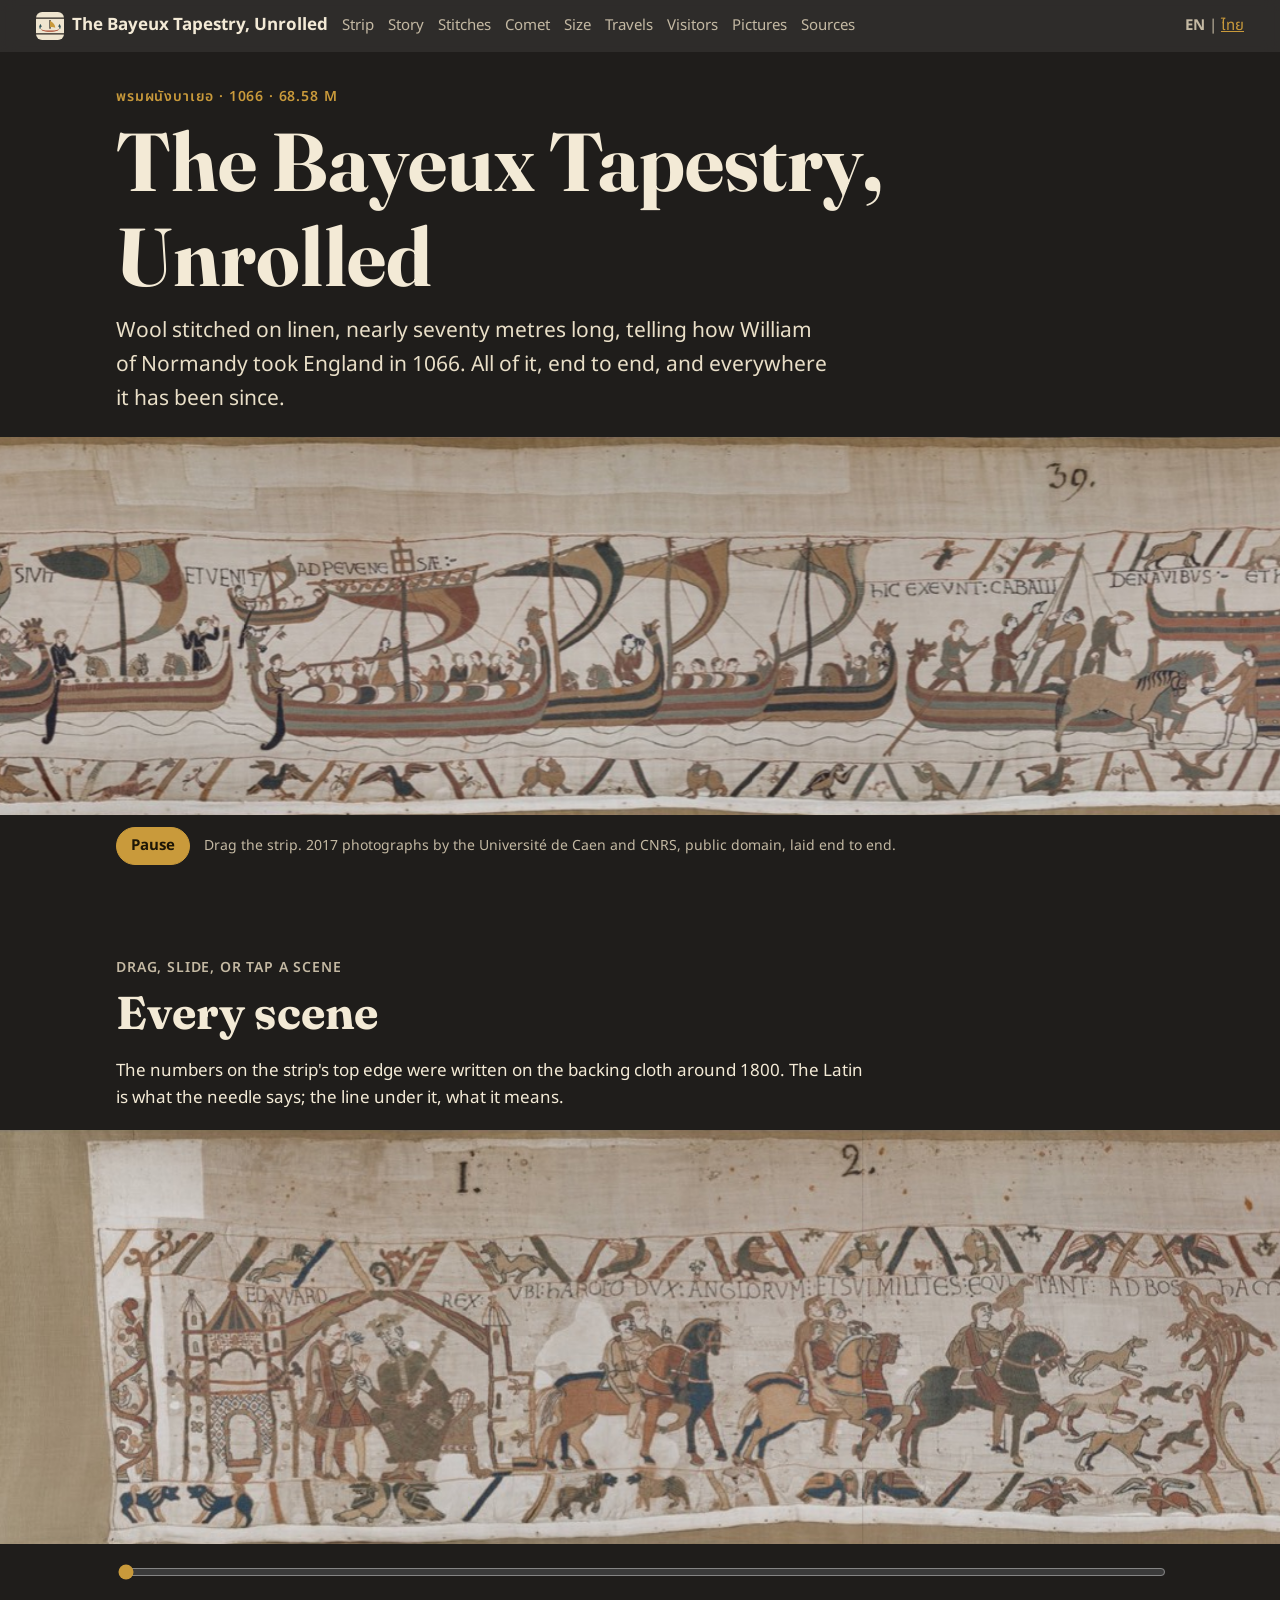
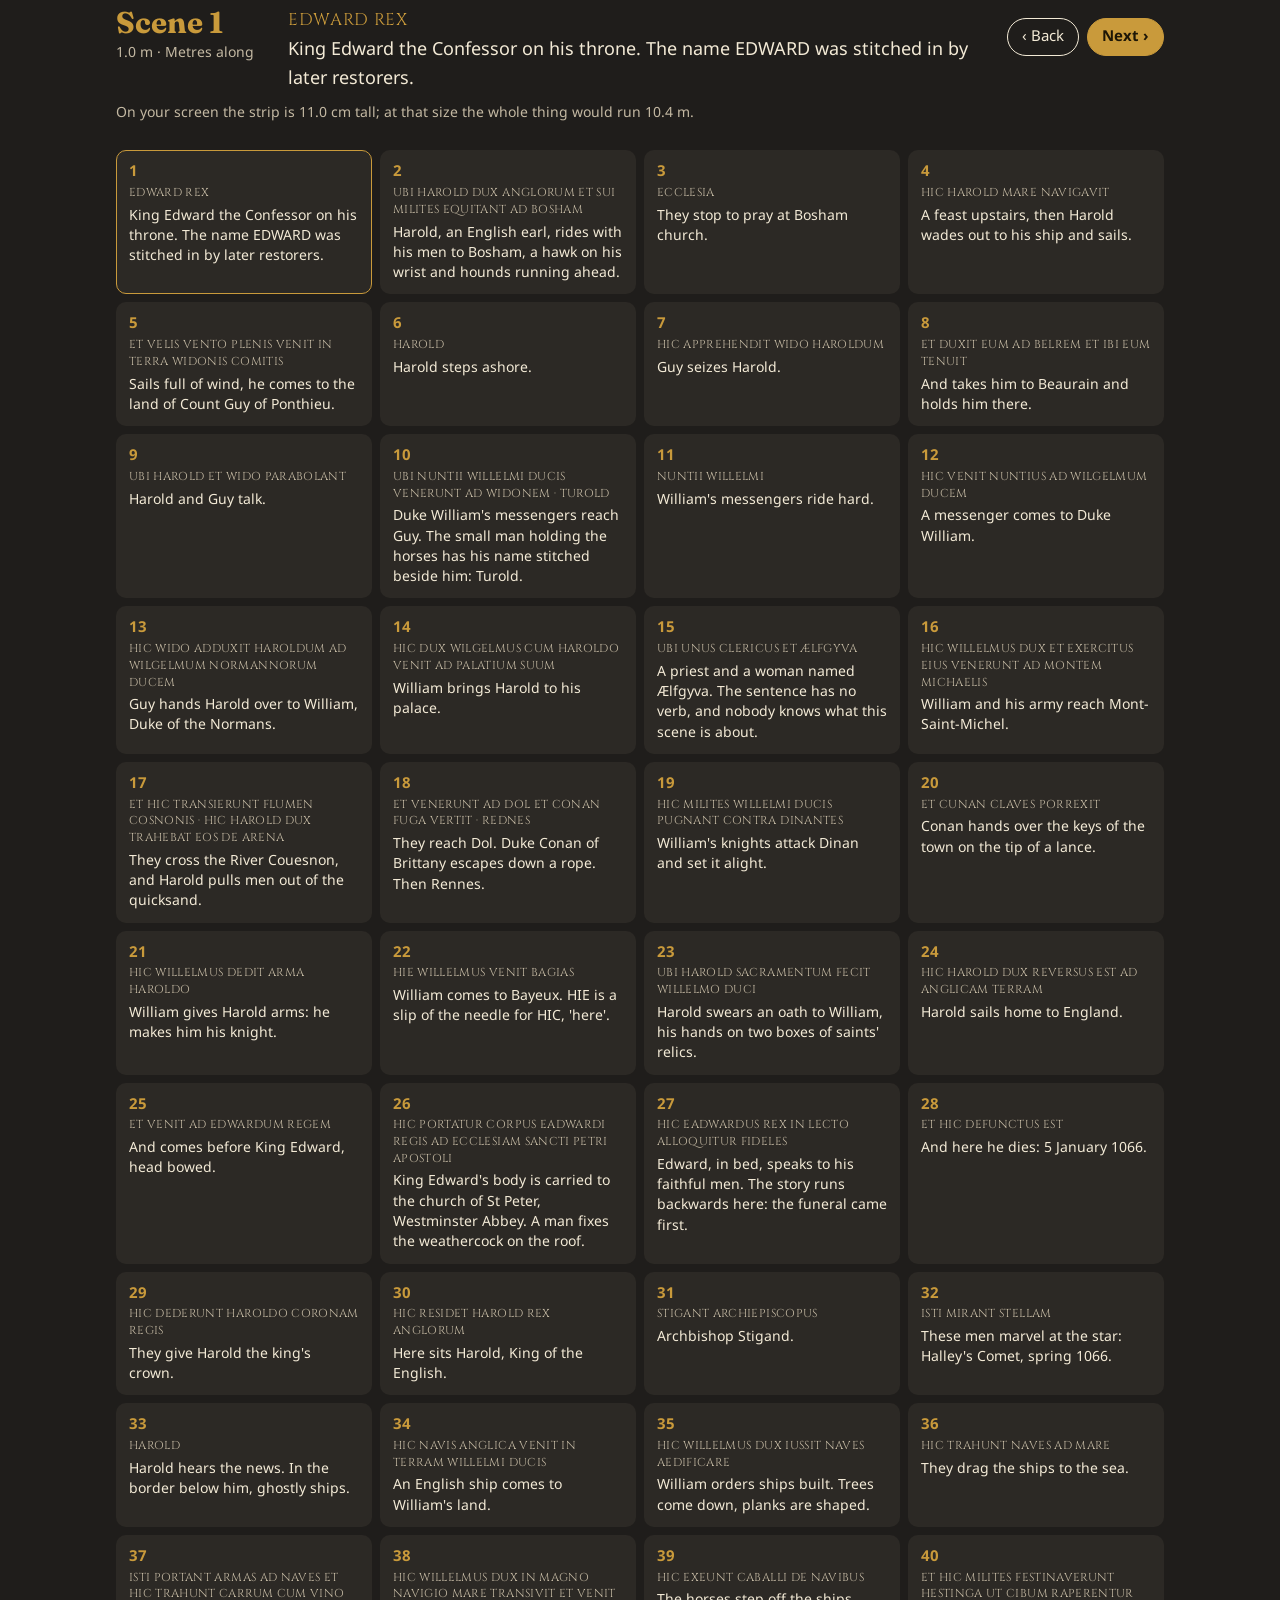
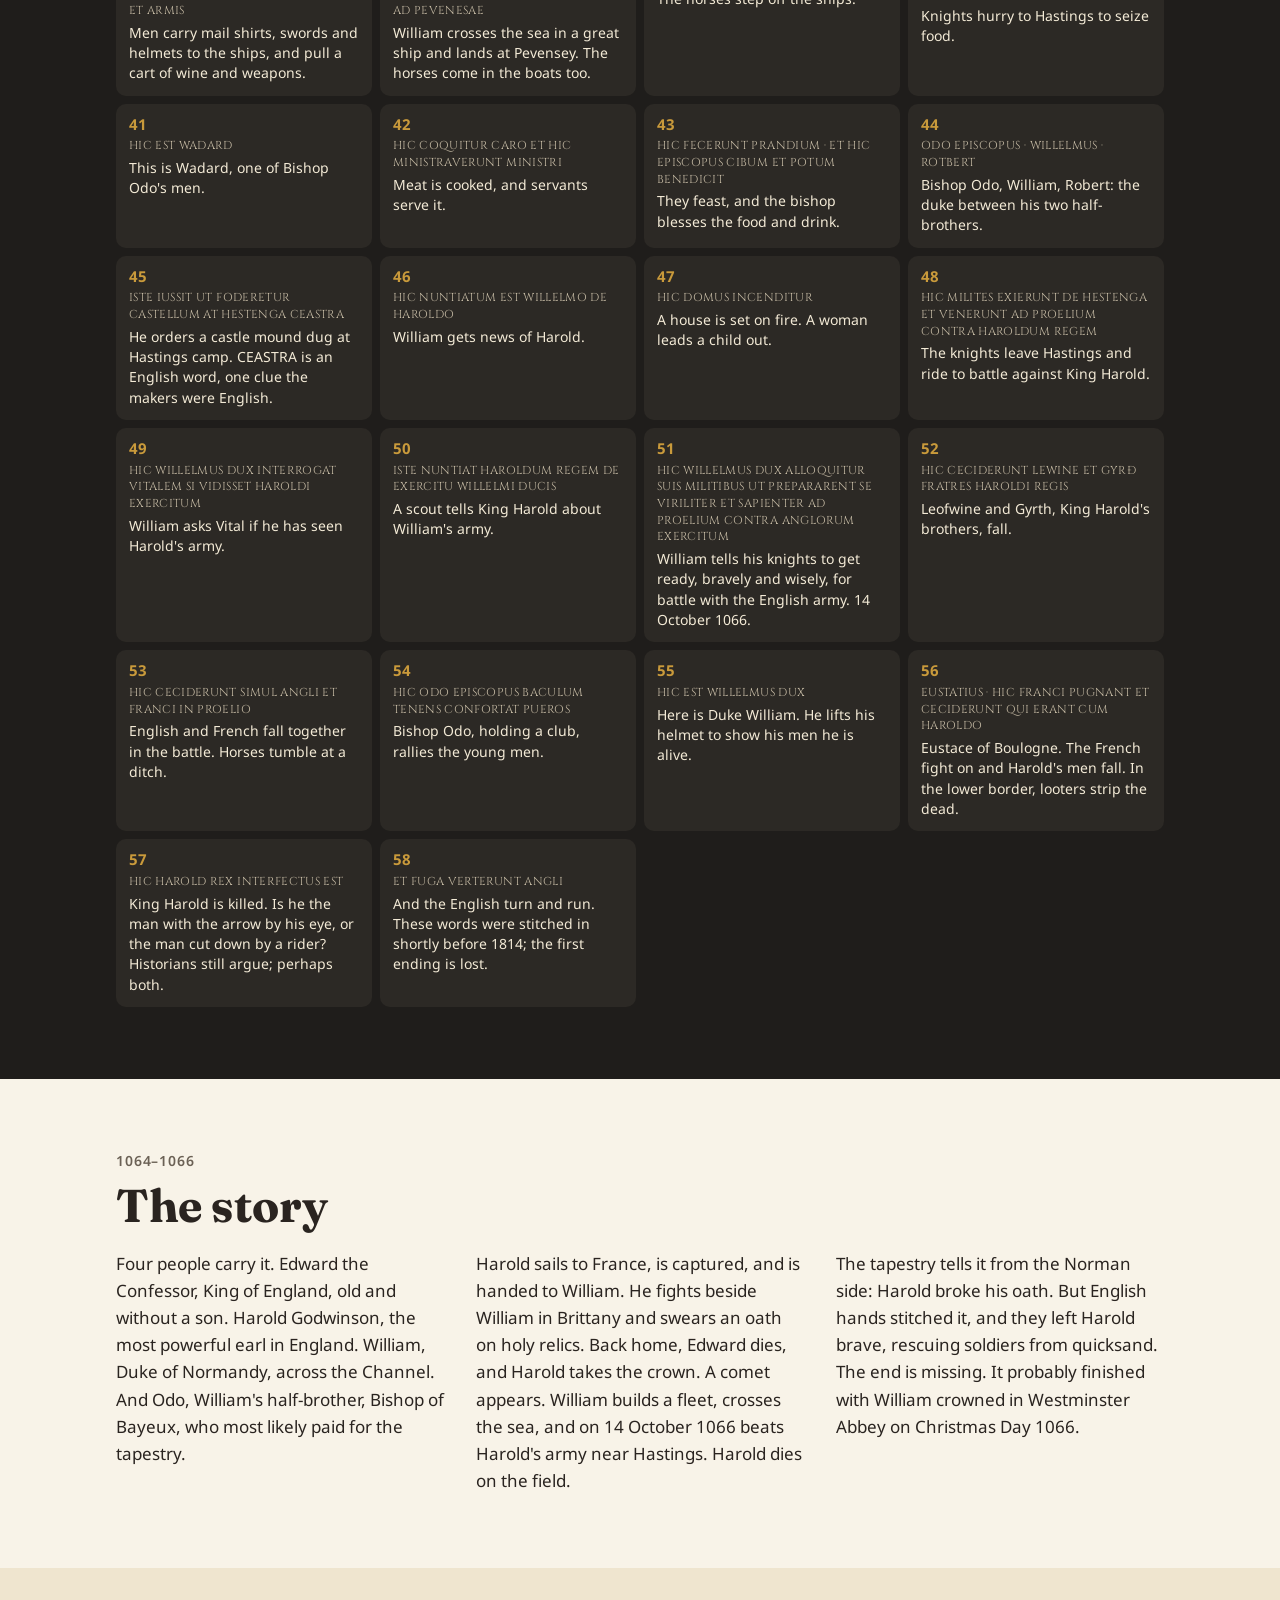
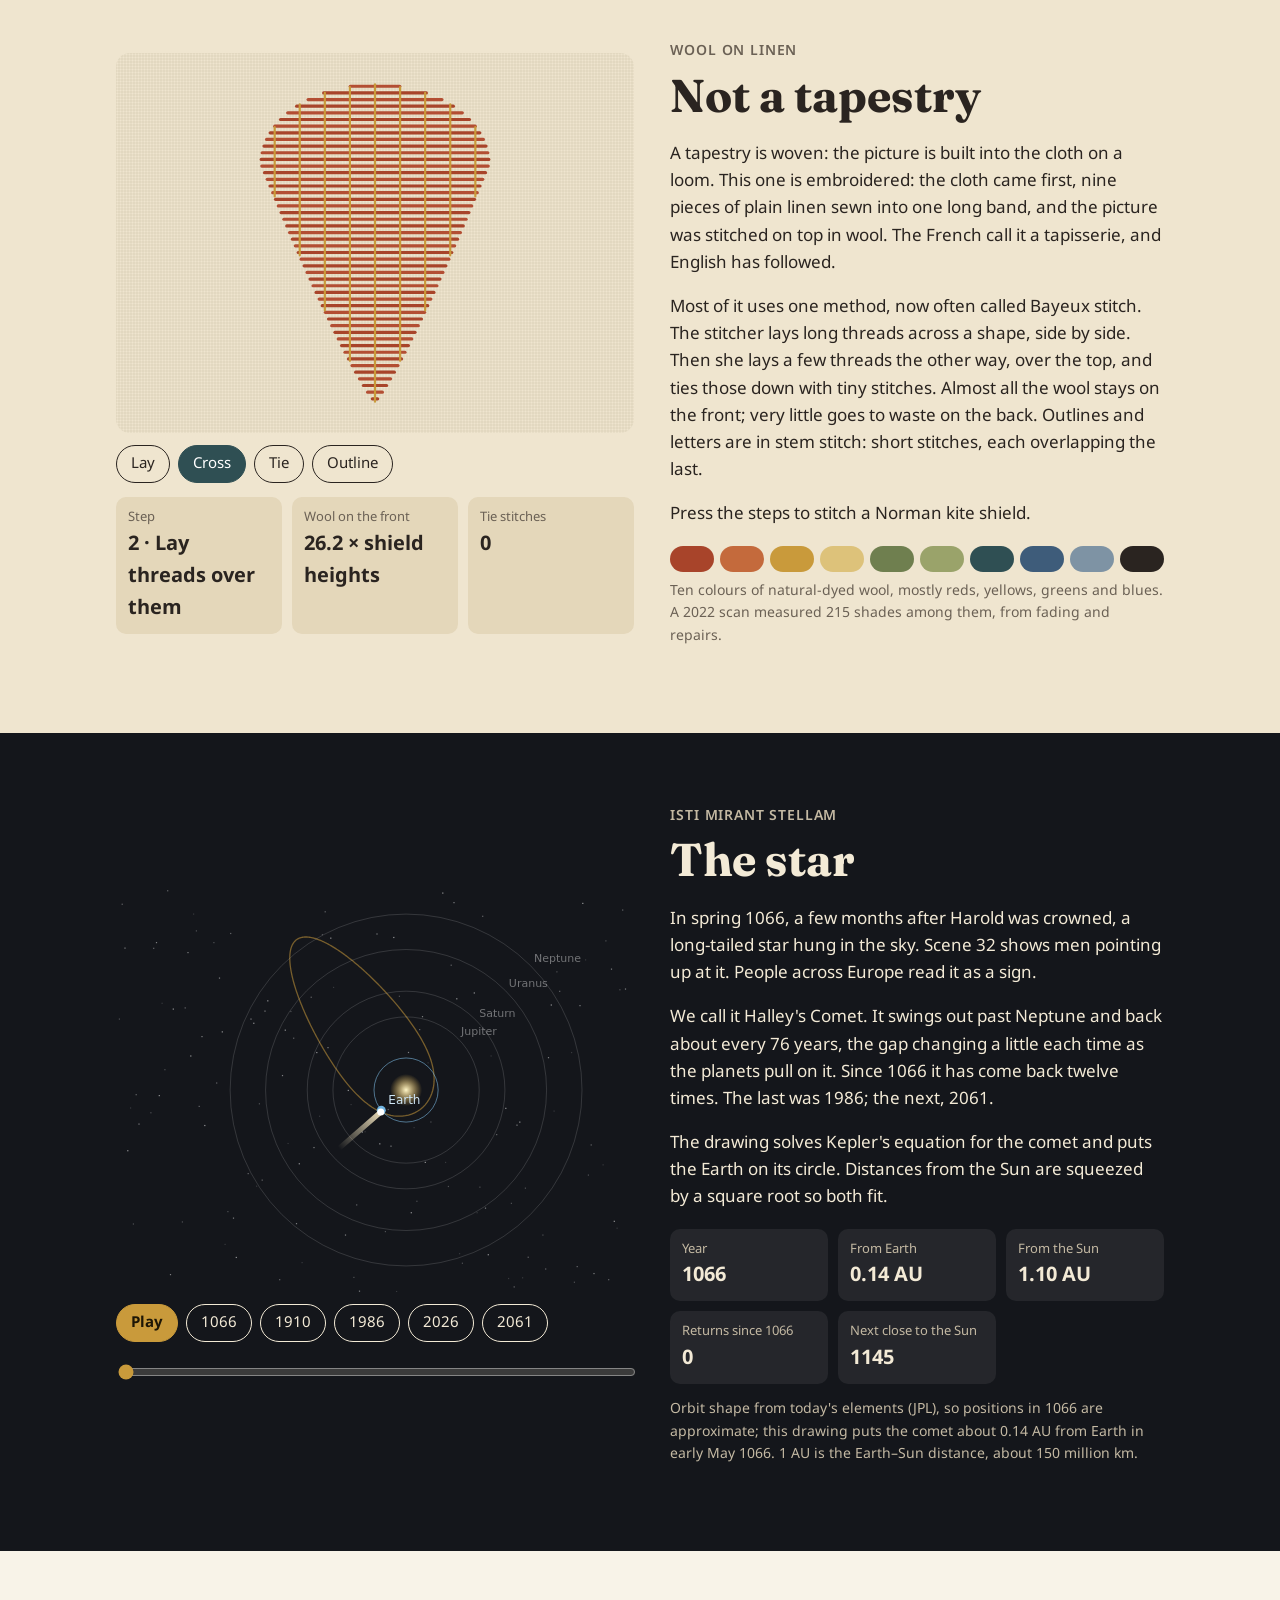
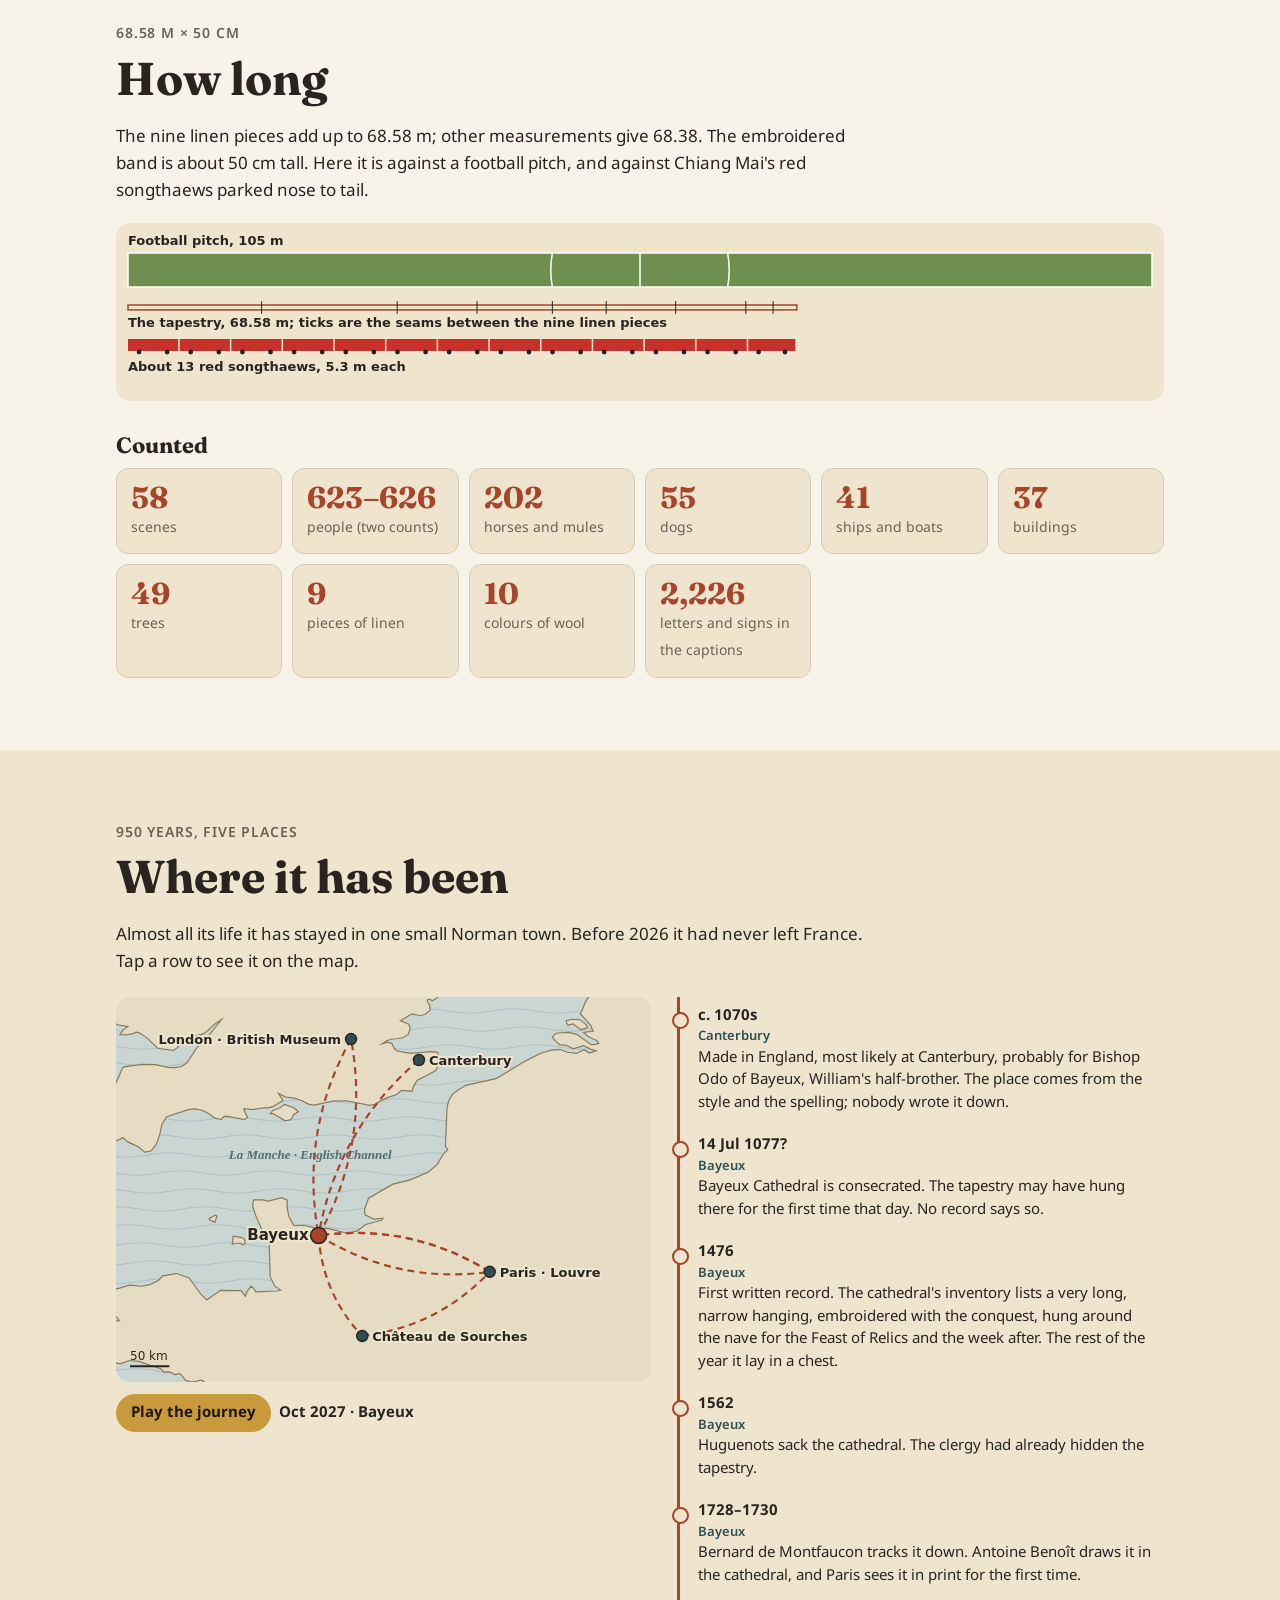
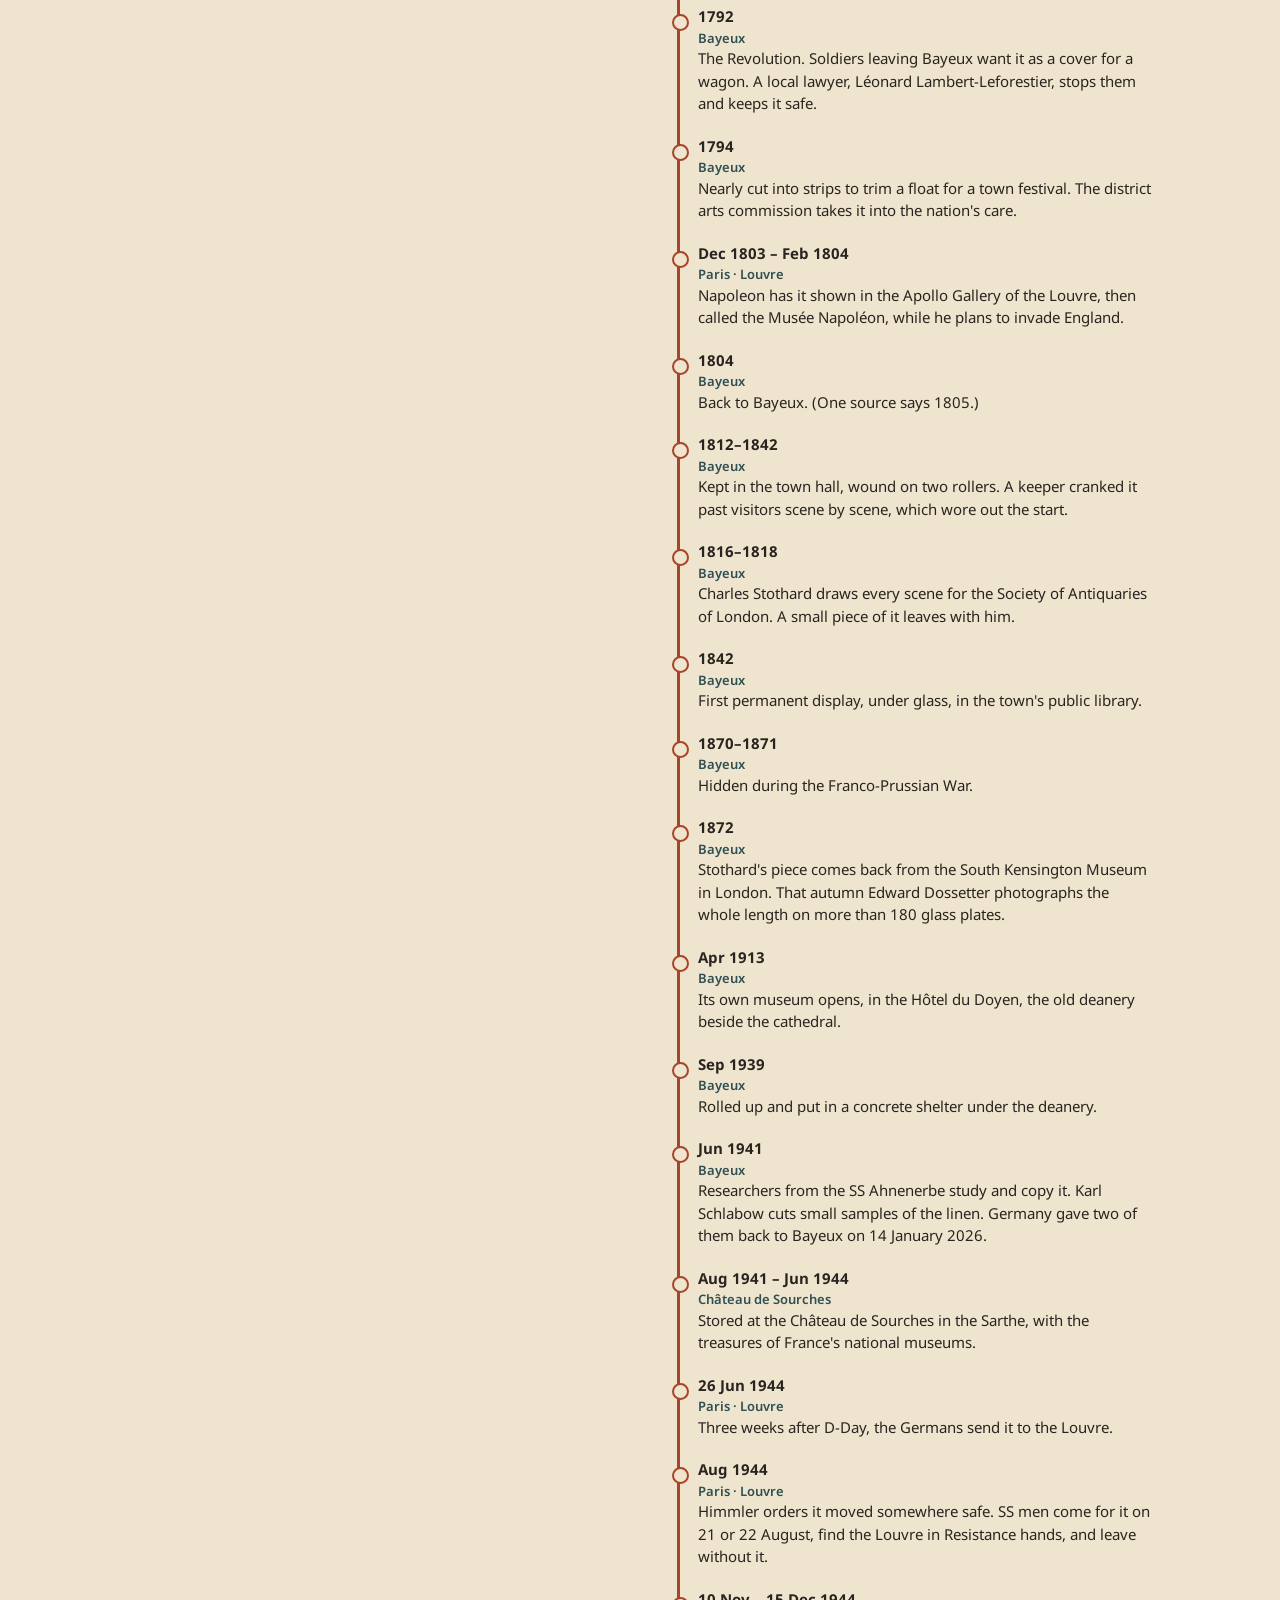
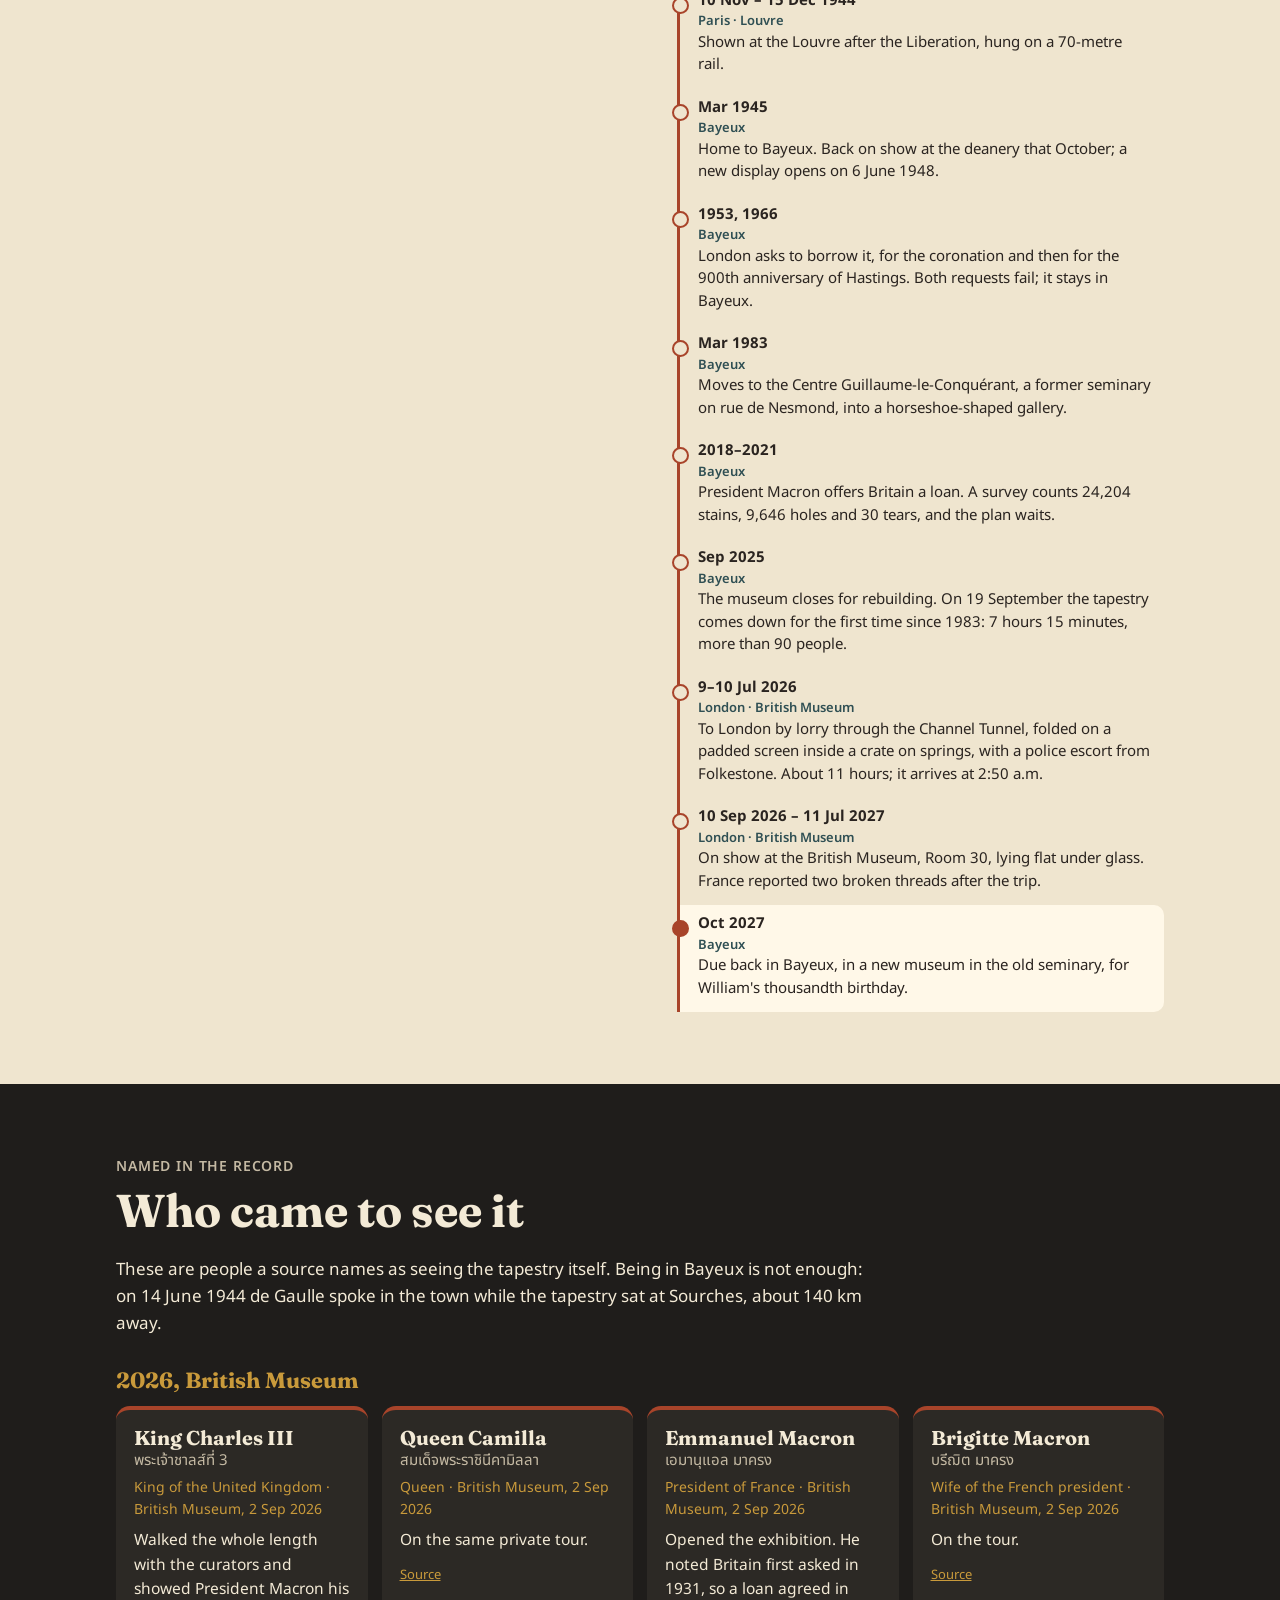
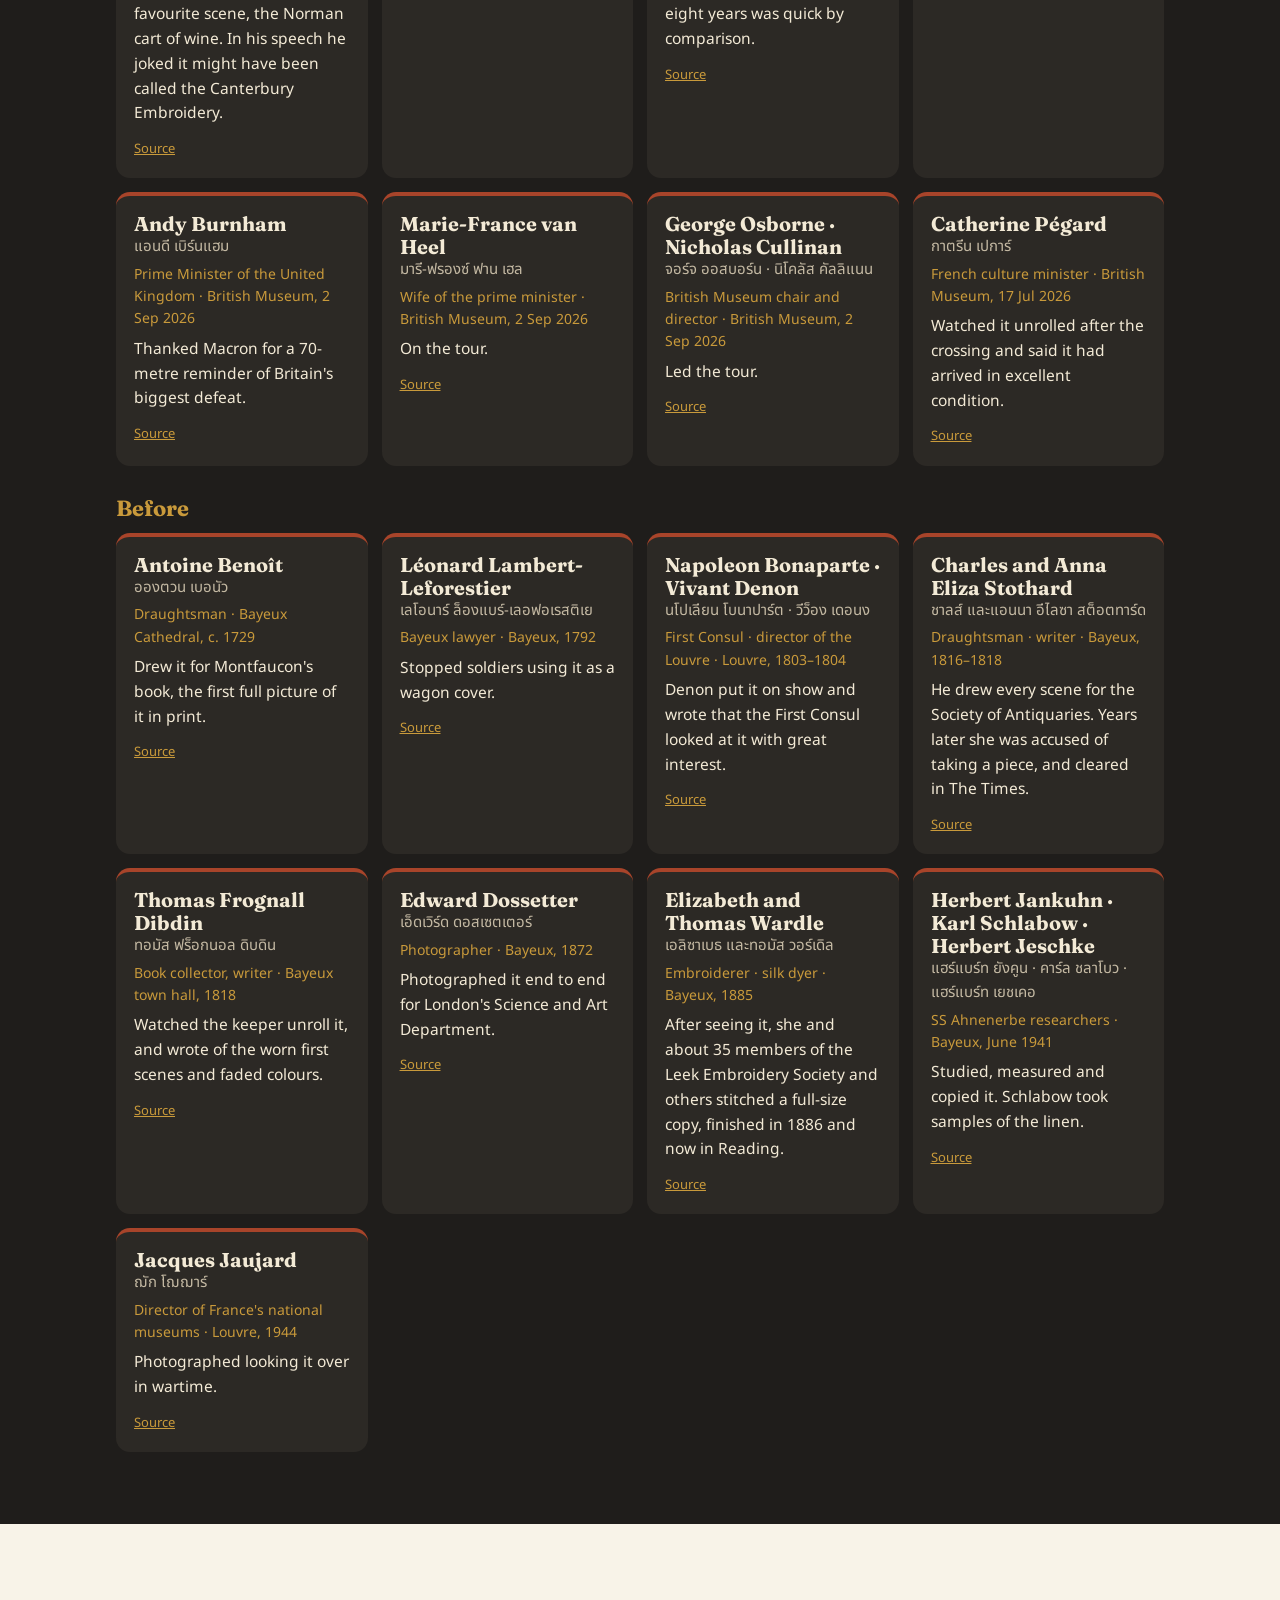
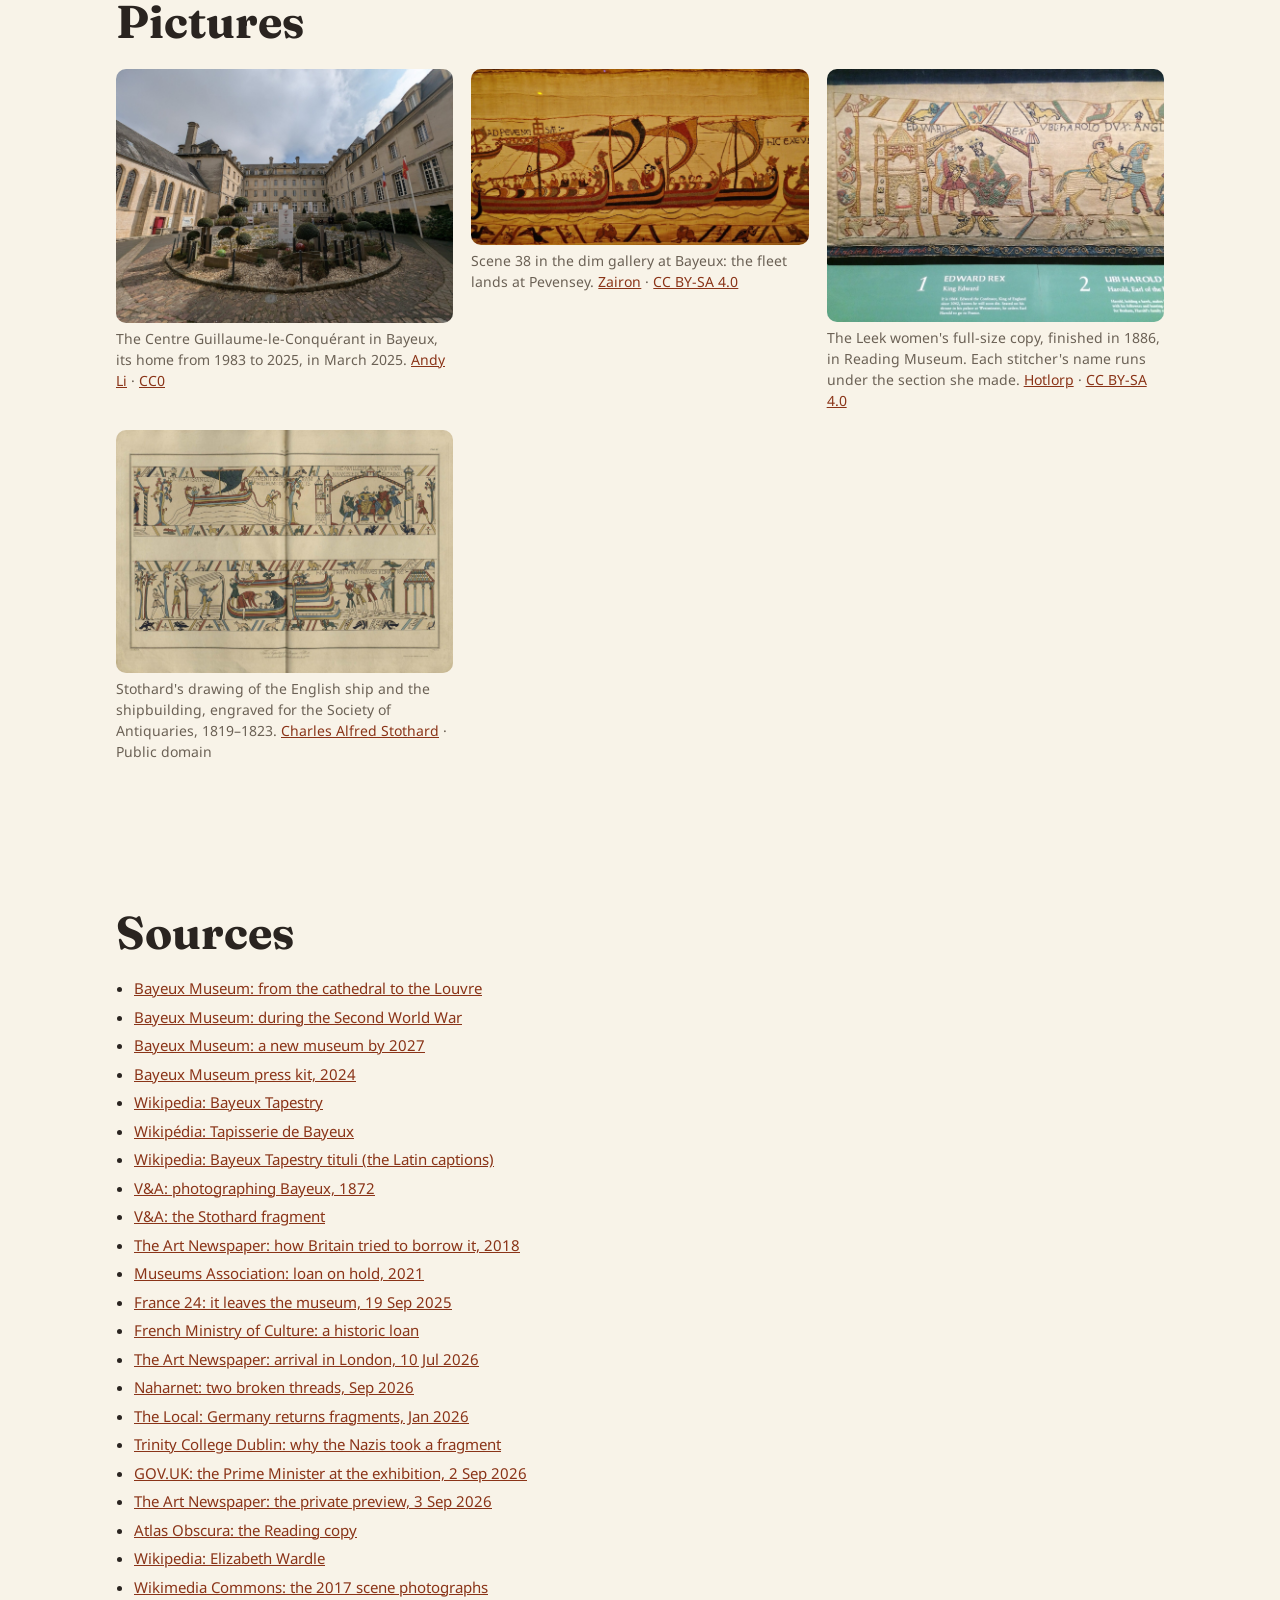
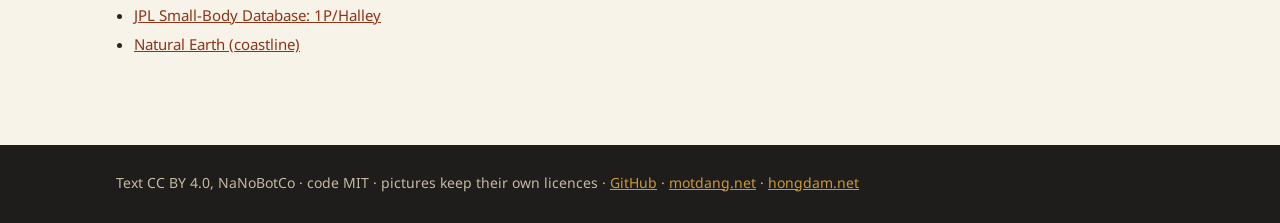
<file: docs/index.html>
<!doctype html><html lang="en" translate="no" class="notranslate"><head>
<meta charset="utf-8"><meta name="viewport" content="width=device-width,initial-scale=1">
<meta name="google" content="notranslate">
<script>if(/[.]translate[.]goog$/.test(location.hostname))location.replace("https://"+location.hostname.slice(0,-15).replace(/--/g,"~").replace(/-/g,".").replace(/~/g,"-")+location.pathname+location.search.replace(/([?&])_x_tr_[^&]*/g,"$1").replace(/[?&]+$/,"").replace(/[?]&+/,"?")+location.hash)</script>
<title>The Bayeux Tapestry, Unrolled · พรมผนังบาเยอ คลี่ทั้งผืน</title>
<meta name="description" content="The Bayeux Tapestry end to end: all 58 scenes with their Latin, the stitches, Halley&#x27;s Comet, where it has been from Canterbury to the British Museum, and who came to see it.">
<meta name="theme-color" content="#1f1d1b">
<link rel="canonical" href="https://nanobotco.github.io/bayeux-tapestry/">
<link rel="alternate" hreflang="en" href="https://nanobotco.github.io/bayeux-tapestry/"><link rel="alternate" hreflang="th" href="https://nanobotco.github.io/bayeux-tapestry/th/"><link rel="alternate" hreflang="x-default" href="https://nanobotco.github.io/bayeux-tapestry/">
<meta property="og:type" content="website"><meta property="og:site_name" content="The Bayeux Tapestry, Unrolled · พรมผนังบาเยอ คลี่ทั้งผืน">
<meta property="og:title" content="The Bayeux Tapestry, Unrolled"><meta property="og:description" content="The Bayeux Tapestry end to end: all 58 scenes with their Latin, the stitches, Halley&#x27;s Comet, where it has been from Canterbury to the British Museum, and who came to see it."><meta property="og:url" content="https://nanobotco.github.io/bayeux-tapestry/">
<meta property="og:image" content="https://nanobotco.github.io/bayeux-tapestry/card.jpg"><meta property="og:image:secure_url" content="https://nanobotco.github.io/bayeux-tapestry/card.jpg"><meta property="og:image:type" content="image/jpeg">
<meta property="og:image:width" content="1200"><meta property="og:image:height" content="630">
<meta property="og:image:alt" content="William's fleet crossing the Channel on the Bayeux Tapestry, with the title">
<meta property="og:locale" content="en_US"><meta property="og:locale:alternate" content="th_TH">
<meta name="twitter:card" content="summary_large_image"><meta name="twitter:image" content="https://nanobotco.github.io/bayeux-tapestry/card.jpg">
<link rel="icon" href="icon.svg" type="image/svg+xml">
<link rel="alternate" type="text/plain" href="https://nanobotco.github.io/bayeux-tapestry/llms.txt" title="llms.txt">
<link rel="preconnect" href="https://fonts.googleapis.com"><link rel="preconnect" href="https://fonts.gstatic.com" crossorigin>
<link href="https://fonts.googleapis.com/css2?family=Cinzel:wght@600;700&family=Fraunces:opsz,wght@9..144,600;9..144,700&family=Noto+Sans+Thai:wght@400;600;700&family=Noto+Serif+Thai:wght@600;700&display=swap" rel="stylesheet">
<script>if(/[?&]card/.test(location.search))document.documentElement.classList.add("card")</script>
<style>:root{--back:#1f1d1b;--back2:#2c2925;--ink:#f3ead6;--dim:#c4b9a3;--linen:#efe5cf;--linen2:#e4d7ba;--red:#a8442a;--ochre:#c99a3b;--green:#6f7f4f;--teal:#2f4f53;--blue:#3e5c7a;--text:#2a2420;--mute:#6b6155;--rule:#d8cbb0;--night:#14161b}
*{box-sizing:border-box}
html{scroll-behavior:smooth;-webkit-text-size-adjust:100%}
body{margin:0;background:#f8f3e8;color:var(--text);font:17px/1.6 "Noto Sans Thai",system-ui,-apple-system,"Segoe UI",sans-serif}
html[lang=th] body{font-size:18px;line-height:1.75}
a{color:#8a3418}
h1,h2,h3{font-family:Fraunces,"Noto Serif Thai",Georgia,serif;font-weight:700;line-height:1.15;margin:0 0 .4em}
html[lang=th] h1,html[lang=th] h2,html[lang=th] h3{font-family:"Noto Serif Thai",Fraunces,serif;line-height:1.35}
h2{font-size:clamp(28px,4.6vw,46px)}
h3{font-size:22px}
.in{max-width:1080px;margin:0 auto;padding:0 16px}
.kick{font-size:14px;letter-spacing:.06em;text-transform:uppercase;color:var(--mute);margin:0 0 .5em;font-weight:600}
html[lang=th] .kick{text-transform:none;letter-spacing:0}
.sec{padding:72px 0}
.sec p{max-width:44em}
.dark{background:var(--back);color:var(--ink)}
.dark a{color:var(--ochre)}
.dark .kick,.night .kick{color:var(--dim)}
.night{background:var(--night);color:var(--ink)}
.night a{color:var(--ochre)}
.linen{background:var(--linen)}
canvas{display:block;width:100%;touch-action:pan-y}
.cv{border-radius:14px}
.cv.paper{background:var(--linen)}
.note{font-size:14px;color:var(--mute);margin-top:.6em}
.dark .note,.night .note,.hero .note{color:var(--dim)}
/* top bar */
header.top{position:sticky;top:0;z-index:20;background:rgba(31,29,27,.93);backdrop-filter:blur(8px);-webkit-backdrop-filter:blur(8px);color:var(--ink);transition:transform .25s}
header.top .in{display:flex;align-items:center;gap:14px;min-height:52px;max-width:1240px}
.brand{display:flex;align-items:center;gap:8px;color:var(--ink);text-decoration:none;font-weight:700;white-space:nowrap}
header.top nav{display:flex;gap:14px;overflow-x:auto;scrollbar-width:none;flex:1;font-size:15px}
header.top nav::-webkit-scrollbar{display:none}
header.top nav a{color:var(--dim);text-decoration:none;white-space:nowrap;padding:6px 0}
header.top nav a:hover{color:var(--ochre)}
.lang{white-space:nowrap;font-size:15px;color:var(--dim)}
.lang a{color:var(--ochre)}
body.nav-away header.top{transform:translateY(-100%)}
@media (max-width:720px){.brand span{display:none}}
/* the strip */
.reel{position:relative;overflow:hidden;background:var(--back2);cursor:grab;touch-action:pan-y;user-select:none;-webkit-user-select:none}
.reel.grab{cursor:grabbing}
.reel .track{position:absolute;left:0;top:0;height:100%;will-change:transform}
.reel img{position:absolute;top:0;display:block;max-width:none;pointer-events:none}
.hero{background:var(--back);color:var(--ink);overflow:hidden}
.hero-t{max-width:1080px;margin:0 auto;padding:34px 16px 22px}
.hero-t h1{font-size:clamp(38px,7vw,82px);margin:0}
.hero-t .kick{color:var(--ochre)}
.hero-t .lede{font-size:clamp(17px,2.2vw,21px);max-width:34em;margin:.5em 0 0;color:#e9dfc8}
.hreel{height:clamp(220px,42vh,420px)}
.tbar{display:flex;flex-wrap:wrap;align-items:center;gap:6px 14px;padding:12px 16px 20px;max-width:1080px;margin:0 auto}
.tbar .note{margin:0;flex:1 1 300px}
.reel.big{height:clamp(240px,46vh,460px);margin:18px 0 10px}
.pill{font:inherit;font-size:15px;border:1.5px solid currentColor;background:transparent;color:inherit;border-radius:999px;padding:6px 14px;cursor:pointer;min-height:38px}
.pill.hot{background:var(--ochre);color:#1d1606;border-color:var(--ochre);font-weight:700}
.pill[aria-pressed=true]{background:var(--teal);color:#fff;border-color:var(--teal)}
.night .pill[aria-pressed=true],.dark .pill[aria-pressed=true]{background:var(--ink);color:var(--back)}
.btns{display:flex;flex-wrap:wrap;gap:8px;margin:12px 0}
input[type=range]{width:100%;accent-color:var(--ochre);min-height:32px}
.cap{display:grid;grid-template-columns:150px 1fr auto;gap:10px 22px;align-items:start;margin-top:8px}
.capn b{display:block;font-family:Fraunces,"Noto Serif Thai",serif;font-size:30px;color:var(--ochre);line-height:1.1}
.capn span{font-size:14px;color:var(--dim)}
.latin{font-family:Cinzel,Georgia,serif;font-size:17px;letter-spacing:.04em;color:var(--ochre);margin:0 0 .2em;max-width:none}
.say{margin:0;font-size:18px;min-height:3.2em}
@media (max-width:760px){.cap{grid-template-columns:1fr}.cap .btns{margin:0}}
.scenes{list-style:none;padding:0;margin:26px 0 0;display:grid;grid-template-columns:repeat(auto-fill,minmax(230px,1fr));gap:8px}
.scenes li{background:var(--back2);border-radius:10px;padding:10px 12px;font-size:14px;line-height:1.45;cursor:pointer;border:1.5px solid transparent}
.scenes li b{display:inline-block;min-width:1.8em;color:var(--ochre);font-size:15px}
.scenes li .la{display:block;font-family:Cinzel,Georgia,serif;font-size:11.5px;letter-spacing:.03em;color:var(--dim);margin:2px 0 4px}
.scenes li.on{border-color:var(--ochre)}
/* columns */
.cols{columns:3 300px;column-gap:32px}
.cols p{margin-top:0;break-inside:avoid}
.two{display:grid;grid-template-columns:1.05fr 1fr;gap:36px;align-items:center}
@media (max-width:860px){.two{grid-template-columns:1fr}}
.readout{display:grid;grid-template-columns:repeat(auto-fit,minmax(130px,1fr));gap:10px;margin:14px 0}
.readout div{background:var(--linen2);border-radius:10px;padding:10px 12px}
.night .readout div,.dark .readout div{background:rgba(255,255,255,.07)}
.readout span{display:block;font-size:13px;color:var(--mute)}
.night .readout span{color:var(--dim)}
.readout b{font-size:20px;font-variant-numeric:tabular-nums}
.wools{display:flex;gap:6px;margin:14px 0 4px}
.wools i{flex:1;height:26px;border-radius:13px;background-image:repeating-linear-gradient(60deg,rgba(255,255,255,.18) 0 2px,transparent 2px 6px)}
/* counts */
.counts{display:grid;grid-template-columns:repeat(auto-fill,minmax(150px,1fr));gap:10px;margin-top:10px}
.counts div{background:var(--linen);border:1px solid var(--rule);border-radius:12px;padding:12px 14px}
.counts b{display:block;font-family:Fraunces,"Noto Serif Thai",serif;font-size:30px;color:var(--red);line-height:1.1}
.counts span{font-size:14px;color:var(--mute)}
#size h3{margin-top:32px}
/* travels */
.mapwrap{display:grid;grid-template-columns:1.1fr 1fr;gap:26px;margin-top:20px;align-items:start}
.mapcol{position:sticky;top:64px}
@media (max-width:900px){.mapwrap{grid-template-columns:1fr}.mapcol{position:sticky;top:0;z-index:5;background:var(--linen);padding-bottom:4px}}
.mnow{font-size:15px;align-self:center}
.tl{list-style:none;padding:0;margin:0;border-left:3px solid var(--red)}
.tl li{position:relative;padding:8px 12px 12px 18px;cursor:pointer;border-radius:0 10px 10px 0;font-size:15px;line-height:1.5}
.tl li::before{content:"";position:absolute;left:-8px;top:15px;width:13px;height:13px;border-radius:50%;background:var(--linen);border:2.5px solid var(--red)}
.tl li b{display:block;font-size:15px}
.tl li .pl{display:block;font-size:13px;color:var(--teal);font-weight:600}
.tl li.on{background:#fff8e8}
.tl li.on::before{background:var(--red)}
/* visitors */
.vh{margin-top:30px;color:var(--ochre)}
.vis{display:grid;grid-template-columns:repeat(auto-fill,minmax(250px,1fr));gap:14px;margin-top:12px}
.vis article{background:var(--back2);border-radius:14px;padding:16px 18px;border-top:4px solid var(--red)}
.vis h3{font-size:20px;margin:0}
.vis .th{color:var(--dim);margin:0 0 .3em;font-size:15px}
.vis .role{font-size:14px;color:var(--ochre);margin:0 0 .5em}
.vis p{font-size:15.5px;margin:0 0 .5em}
.vis .vs{font-size:13px}
/* photos */
.ph{display:grid;grid-template-columns:repeat(auto-fit,minmax(300px,1fr));gap:18px;margin-top:20px}
.ph figure{margin:0}
.ph img{width:100%;height:auto;border-radius:10px;display:block;background:#ddd}
.ph figcaption{font-size:14px;color:var(--mute);margin-top:6px;line-height:1.5}
.src{font-size:15px;padding-left:1.2em}
.src li{margin:.3em 0}
footer.bot{background:var(--back);color:var(--dim);padding:28px 0;font-size:14px}
footer.bot a{color:var(--ochre)}
/* share card */
html.card header.top,html.card .tbar,html.card main>section:not(.hero),html.card footer,html.card .lede{display:none}
html.card .hero{height:100vh;display:flex;flex-direction:column}
html.card .hero-t{padding:40px 56px 26px;max-width:none;margin:0}
html.card .hero-t h1{font-size:84px}
html.card .hreel{flex:1;height:auto}
html.card .cardline{display:block}
.cardline{display:none;font-size:24px;color:#e9dfc8;margin:12px 0 0}
.cardline span{font-size:19px;color:var(--ochre)}
@media (prefers-reduced-motion:reduce){html{scroll-behavior:auto}}
</style>
</head><body>
<header class="top"><div class="in"><a class="brand" href="#top"><img src="icon.svg" alt="" width="28" height="28"><span>The Bayeux Tapestry, Unrolled</span></a>
<nav aria-label="Sections"><a href="#reel-sec">Strip</a><a href="#story">Story</a><a href="#stitches">Stitches</a><a href="#comet-sec">Comet</a><a href="#size">Size</a><a href="#travels">Travels</a><a href="#visitors">Visitors</a><a href="#pictures">Pictures</a><a href="#sources">Sources</a></nav>
<span class="lang"><b>EN</b> | <a href="th/" hreflang="th">ไทย</a></span></div></header>
<main><section id="top" class="hero"><div class="hero-t"><p class="kick">พรมผนังบาเยอ · 1066 · 68.58 m</p><h1>The Bayeux Tapestry, Unrolled</h1><p class="lede">Wool stitched on linen, nearly seventy metres long, telling how William of Normandy took England in 1066. All of it, end to end, and everywhere it has been since.</p><p class="cardline">Every scene, and everywhere it has been<br><span>nanobotco.github.io/bayeux-tapestry</span></p></div>
<div id="hreel" class="reel hreel" role="img" aria-label="Wool stitched on linen, nearly seventy metres long, telling how William of Normandy took England in 1066. All of it, end to end, and everywhere it has been since."></div>
<div class="tbar"><button id="hplay" class="pill hot" type="button">Pause</button><p class="note">Drag the strip. 2017 photographs by the Université de Caen and CNRS, public domain, laid end to end.</p></div></section>
<section id="reel-sec" class="sec dark"><div class="in"><p class="kick">Drag, slide, or tap a scene</p><h2>Every scene</h2><p>The numbers on the strip&#x27;s top edge were written on the backing cloth around 1800. The Latin is what the needle says; the line under it, what it means.</p></div>
<div id="reel" class="reel big" role="img" aria-label="Every scene"></div>
<div class="in"><input id="rpos" type="range" min="0" value="0" aria-label="Metres along">
<div class="cap"><div class="capn"><b id="rscene">–</b><span><span id="rm">0 m</span> · Metres along</span></div>
<div class="capt"><p id="rlatin" class="latin" lang="la"></p><p id="rsay" class="say" aria-live="polite"></p></div>
<div class="btns"><button id="rprev" class="pill" type="button">‹ Back</button><button id="rnext" class="pill hot" type="button">Next ›</button></div></div>
<p id="onscreen" class="note"></p>
<ol class="scenes"><li data-k="0"><b>1</b><span class="la">EDWARD REX</span><span>King Edward the Confessor on his throne. The name EDWARD was stitched in by later restorers.</span></li><li data-k="1"><b>2</b><span class="la">UBI HAROLD DUX ANGLORUM ET SUI MILITES EQUITANT AD BOSHAM</span><span>Harold, an English earl, rides with his men to Bosham, a hawk on his wrist and hounds running ahead.</span></li><li data-k="2"><b>3</b><span class="la">ECCLESIA</span><span>They stop to pray at Bosham church.</span></li><li data-k="3"><b>4</b><span class="la">HIC HAROLD MARE NAVIGAVIT</span><span>A feast upstairs, then Harold wades out to his ship and sails.</span></li><li data-k="4"><b>5</b><span class="la">ET VELIS VENTO PLENIS VENIT IN TERRA WIDONIS COMITIS</span><span>Sails full of wind, he comes to the land of Count Guy of Ponthieu.</span></li><li data-k="5"><b>6</b><span class="la">HAROLD</span><span>Harold steps ashore.</span></li><li data-k="6"><b>7</b><span class="la">HIC APPREHENDIT WIDO HAROLDUM</span><span>Guy seizes Harold.</span></li><li data-k="7"><b>8</b><span class="la">ET DUXIT EUM AD BELREM ET IBI EUM TENUIT</span><span>And takes him to Beaurain and holds him there.</span></li><li data-k="8"><b>9</b><span class="la">UBI HAROLD ET WIDO PARABOLANT</span><span>Harold and Guy talk.</span></li><li data-k="9"><b>10</b><span class="la">UBI NUNTII WILLELMI DUCIS VENERUNT AD WIDONEM · TUROLD</span><span>Duke William&#x27;s messengers reach Guy. The small man holding the horses has his name stitched beside him: Turold.</span></li><li data-k="10"><b>11</b><span class="la">NUNTII WILLELMI</span><span>William&#x27;s messengers ride hard.</span></li><li data-k="11"><b>12</b><span class="la">HIC VENIT NUNTIUS AD WILGELMUM DUCEM</span><span>A messenger comes to Duke William.</span></li><li data-k="12"><b>13</b><span class="la">HIC WIDO ADDUXIT HAROLDUM AD WILGELMUM NORMANNORUM DUCEM</span><span>Guy hands Harold over to William, Duke of the Normans.</span></li><li data-k="13"><b>14</b><span class="la">HIC DUX WILGELMUS CUM HAROLDO VENIT AD PALATIUM SUUM</span><span>William brings Harold to his palace.</span></li><li data-k="14"><b>15</b><span class="la">UBI UNUS CLERICUS ET ÆLFGYVA</span><span>A priest and a woman named Ælfgyva. The sentence has no verb, and nobody knows what this scene is about.</span></li><li data-k="15"><b>16</b><span class="la">HIC WILLELMUS DUX ET EXERCITUS EIUS VENERUNT AD MONTEM MICHAELIS</span><span>William and his army reach Mont-Saint-Michel.</span></li><li data-k="16"><b>17</b><span class="la">ET HIC TRANSIERUNT FLUMEN COSNONIS · HIC HAROLD DUX TRAHEBAT EOS DE ARENA</span><span>They cross the River Couesnon, and Harold pulls men out of the quicksand.</span></li><li data-k="17"><b>18</b><span class="la">ET VENERUNT AD DOL ET CONAN FUGA VERTIT · REDNES</span><span>They reach Dol. Duke Conan of Brittany escapes down a rope. Then Rennes.</span></li><li data-k="18"><b>19</b><span class="la">HIC MILITES WILLELMI DUCIS PUGNANT CONTRA DINANTES</span><span>William&#x27;s knights attack Dinan and set it alight.</span></li><li data-k="19"><b>20</b><span class="la">ET CUNAN CLAVES PORREXIT</span><span>Conan hands over the keys of the town on the tip of a lance.</span></li><li data-k="20"><b>21</b><span class="la">HIC WILLELMUS DEDIT ARMA HAROLDO</span><span>William gives Harold arms: he makes him his knight.</span></li><li data-k="21"><b>22</b><span class="la">HIE WILLELMUS VENIT BAGIAS</span><span>William comes to Bayeux. HIE is a slip of the needle for HIC, &#x27;here&#x27;.</span></li><li data-k="22"><b>23</b><span class="la">UBI HAROLD SACRAMENTUM FECIT WILLELMO DUCI</span><span>Harold swears an oath to William, his hands on two boxes of saints&#x27; relics.</span></li><li data-k="23"><b>24</b><span class="la">HIC HAROLD DUX REVERSUS EST AD ANGLICAM TERRAM</span><span>Harold sails home to England.</span></li><li data-k="24"><b>25</b><span class="la">ET VENIT AD EDWARDUM REGEM</span><span>And comes before King Edward, head bowed.</span></li><li data-k="25"><b>26</b><span class="la">HIC PORTATUR CORPUS EADWARDI REGIS AD ECCLESIAM SANCTI PETRI APOSTOLI</span><span>King Edward&#x27;s body is carried to the church of St Peter, Westminster Abbey. A man fixes the weathercock on the roof.</span></li><li data-k="26"><b>27</b><span class="la">HIC EADWARDUS REX IN LECTO ALLOQUITUR FIDELES</span><span>Edward, in bed, speaks to his faithful men. The story runs backwards here: the funeral came first.</span></li><li data-k="27"><b>28</b><span class="la">ET HIC DEFUNCTUS EST</span><span>And here he dies: 5 January 1066.</span></li><li data-k="28"><b>29</b><span class="la">HIC DEDERUNT HAROLDO CORONAM REGIS</span><span>They give Harold the king&#x27;s crown.</span></li><li data-k="29"><b>30</b><span class="la">HIC RESIDET HAROLD REX ANGLORUM</span><span>Here sits Harold, King of the English.</span></li><li data-k="30"><b>31</b><span class="la">STIGANT ARCHIEPISCOPUS</span><span>Archbishop Stigand.</span></li><li data-k="31"><b>32</b><span class="la">ISTI MIRANT STELLAM</span><span>These men marvel at the star: Halley&#x27;s Comet, spring 1066.</span></li><li data-k="32"><b>33</b><span class="la">HAROLD</span><span>Harold hears the news. In the border below him, ghostly ships.</span></li><li data-k="33"><b>34</b><span class="la">HIC NAVIS ANGLICA VENIT IN TERRAM WILLELMI DUCIS</span><span>An English ship comes to William&#x27;s land.</span></li><li data-k="34"><b>35</b><span class="la">HIC WILLELMUS DUX IUSSIT NAVES AEDIFICARE</span><span>William orders ships built. Trees come down, planks are shaped.</span></li><li data-k="35"><b>36</b><span class="la">HIC TRAHUNT NAVES AD MARE</span><span>They drag the ships to the sea.</span></li><li data-k="36"><b>37</b><span class="la">ISTI PORTANT ARMAS AD NAVES ET HIC TRAHUNT CARRUM CUM VINO ET ARMIS</span><span>Men carry mail shirts, swords and helmets to the ships, and pull a cart of wine and weapons.</span></li><li data-k="37"><b>38</b><span class="la">HIC WILLELMUS DUX IN MAGNO NAVIGIO MARE TRANSIVIT ET VENIT AD PEVENESAE</span><span>William crosses the sea in a great ship and lands at Pevensey. The horses come in the boats too.</span></li><li data-k="38"><b>39</b><span class="la">HIC EXEUNT CABALLI DE NAVIBUS</span><span>The horses step off the ships.</span></li><li data-k="39"><b>40</b><span class="la">ET HIC MILITES FESTINAVERUNT HESTINGA UT CIBUM RAPERENTUR</span><span>Knights hurry to Hastings to seize food.</span></li><li data-k="40"><b>41</b><span class="la">HIC EST WADARD</span><span>This is Wadard, one of Bishop Odo&#x27;s men.</span></li><li data-k="41"><b>42</b><span class="la">HIC COQUITUR CARO ET HIC MINISTRAVERUNT MINISTRI</span><span>Meat is cooked, and servants serve it.</span></li><li data-k="42"><b>43</b><span class="la">HIC FECERUNT PRANDIUM · ET HIC EPISCOPUS CIBUM ET POTUM BENEDICIT</span><span>They feast, and the bishop blesses the food and drink.</span></li><li data-k="43"><b>44</b><span class="la">ODO EPISCOPUS · WILLELMUS · ROTBERT</span><span>Bishop Odo, William, Robert: the duke between his two half-brothers.</span></li><li data-k="44"><b>45</b><span class="la">ISTE IUSSIT UT FODERETUR CASTELLUM AT HESTENGA CEASTRA</span><span>He orders a castle mound dug at Hastings camp. CEASTRA is an English word, one clue the makers were English.</span></li><li data-k="45"><b>46</b><span class="la">HIC NUNTIATUM EST WILLELMO DE HAROLDO</span><span>William gets news of Harold.</span></li><li data-k="46"><b>47</b><span class="la">HIC DOMUS INCENDITUR</span><span>A house is set on fire. A woman leads a child out.</span></li><li data-k="47"><b>48</b><span class="la">HIC MILITES EXIERUNT DE HESTENGA ET VENERUNT AD PROELIUM CONTRA HAROLDUM REGEM</span><span>The knights leave Hastings and ride to battle against King Harold.</span></li><li data-k="48"><b>49</b><span class="la">HIC WILLELMUS DUX INTERROGAT VITALEM SI VIDISSET HAROLDI EXERCITUM</span><span>William asks Vital if he has seen Harold&#x27;s army.</span></li><li data-k="49"><b>50</b><span class="la">ISTE NUNTIAT HAROLDUM REGEM DE EXERCITU WILLELMI DUCIS</span><span>A scout tells King Harold about William&#x27;s army.</span></li><li data-k="50"><b>51</b><span class="la">HIC WILLELMUS DUX ALLOQUITUR SUIS MILITIBUS UT PREPARARENT SE VIRILITER ET SAPIENTER AD PROELIUM CONTRA ANGLORUM EXERCITUM</span><span>William tells his knights to get ready, bravely and wisely, for battle with the English army. 14 October 1066.</span></li><li data-k="51"><b>52</b><span class="la">HIC CECIDERUNT LEWINE ET GYRÐ FRATRES HAROLDI REGIS</span><span>Leofwine and Gyrth, King Harold&#x27;s brothers, fall.</span></li><li data-k="52"><b>53</b><span class="la">HIC CECIDERUNT SIMUL ANGLI ET FRANCI IN PROELIO</span><span>English and French fall together in the battle. Horses tumble at a ditch.</span></li><li data-k="53"><b>54</b><span class="la">HIC ODO EPISCOPUS BACULUM TENENS CONFORTAT PUEROS</span><span>Bishop Odo, holding a club, rallies the young men.</span></li><li data-k="54"><b>55</b><span class="la">HIC EST WILLELMUS DUX</span><span>Here is Duke William. He lifts his helmet to show his men he is alive.</span></li><li data-k="55"><b>56</b><span class="la">EUSTATIUS · HIC FRANCI PUGNANT ET CECIDERUNT QUI ERANT CUM HAROLDO</span><span>Eustace of Boulogne. The French fight on and Harold&#x27;s men fall. In the lower border, looters strip the dead.</span></li><li data-k="56"><b>57</b><span class="la">HIC HAROLD REX INTERFECTUS EST</span><span>King Harold is killed. Is he the man with the arrow by his eye, or the man cut down by a rider? Historians still argue; perhaps both.</span></li><li data-k="57"><b>58</b><span class="la">ET FUGA VERTERUNT ANGLI</span><span>And the English turn and run. These words were stitched in shortly before 1814; the first ending is lost.</span></li></ol></div></section>
<section id="story" class="sec"><div class="in"><p class="kick">1064–1066</p><h2>The story</h2><div class="cols"><p>Four people carry it. Edward the Confessor, King of England, old and without a son. Harold Godwinson, the most powerful earl in England. William, Duke of Normandy, across the Channel. And Odo, William&#x27;s half-brother, Bishop of Bayeux, who most likely paid for the tapestry.</p><p>Harold sails to France, is captured, and is handed to William. He fights beside William in Brittany and swears an oath on holy relics. Back home, Edward dies, and Harold takes the crown. A comet appears. William builds a fleet, crosses the sea, and on 14 October 1066 beats Harold&#x27;s army near Hastings. Harold dies on the field.</p><p>The tapestry tells it from the Norman side: Harold broke his oath. But English hands stitched it, and they left Harold brave, rescuing soldiers from quicksand. The end is missing. It probably finished with William crowned in Westminster Abbey on Christmas Day 1066.</p></div></div></section>
<section id="stitches" class="sec linen"><div class="in two"><div><canvas id="stitch" class="cv paper" role="img" aria-label="Not a tapestry"></canvas>
<div class="btns"><button class="pill" type="button" data-st="1" aria-pressed="false">Lay</button><button class="pill" type="button" data-st="2" aria-pressed="false">Cross</button><button class="pill" type="button" data-st="3" aria-pressed="false">Tie</button><button class="pill" type="button" data-st="4" aria-pressed="true">Outline</button></div>
<div class="readout"><div><span>Step</span><b id="kst">–</b></div><div><span>Wool on the front</span><b id="klen">–</b></div><div><span>Tie stitches</span><b id="ktie">–</b></div></div></div>
<div><p class="kick">Wool on linen</p><h2>Not a tapestry</h2><p>A tapestry is woven: the picture is built into the cloth on a loom. This one is embroidered: the cloth came first, nine pieces of plain linen sewn into one long band, and the picture was stitched on top in wool. The French call it a tapisserie, and English has followed.</p><p>Most of it uses one method, now often called Bayeux stitch. The stitcher lays long threads across a shape, side by side. Then she lays a few threads the other way, over the top, and ties those down with tiny stitches. Almost all the wool stays on the front; very little goes to waste on the back. Outlines and letters are in stem stitch: short stitches, each overlapping the last.</p><p>Press the steps to stitch a Norman kite shield.</p><div class="wools" aria-hidden="true"><i style="background:#a8442a"></i><i style="background:#c46a3c"></i><i style="background:#c99a3b"></i><i style="background:#ddc27a"></i><i style="background:#6f7f4f"></i><i style="background:#9aa36a"></i><i style="background:#2f4f53"></i><i style="background:#3e5c7a"></i><i style="background:#7e93a4"></i><i style="background:#2a2420"></i></div><p class="note">Ten colours of natural-dyed wool, mostly reds, yellows, greens and blues. A 2022 scan measured 215 shades among them, from fading and repairs.</p></div></div></section>
<section id="comet-sec" class="sec night"><div class="in two"><div><canvas id="comet" class="cv" role="img" aria-label="The star"></canvas>
<div class="btns"><button id="cplay" class="pill hot" type="button">Play</button><button class="pill" type="button" data-yr="1066.35">1066</button><button class="pill" type="button" data-yr="1910.3">1910</button><button class="pill" type="button" data-yr="1986.1">1986</button><button class="pill" type="button" data-yr="2026.76">2026</button><button class="pill" type="button" data-yr="2061.57">2061</button></div>
<input id="cslide" type="range" aria-label="Year"></div>
<div><p class="kick">ISTI MIRANT STELLAM</p><h2>The star</h2><p>In spring 1066, a few months after Harold was crowned, a long-tailed star hung in the sky. Scene 32 shows men pointing up at it. People across Europe read it as a sign.</p><p>We call it Halley&#x27;s Comet. It swings out past Neptune and back about every 76 years, the gap changing a little each time as the planets pull on it. Since 1066 it has come back twelve times. The last was 1986; the next, 2061.</p><p>The drawing solves Kepler&#x27;s equation for the comet and puts the Earth on its circle. Distances from the Sun are squeezed by a square root so both fit.</p>
<div class="readout"><div><span>Year</span><b id="cyear">1066</b></div><div><span>From Earth</span><b id="cdist">–</b></div><div><span>From the Sun</span><b id="csun">–</b></div><div><span>Returns since 1066</span><b id="cret">0</b></div><div><span>Next close to the Sun</span><b id="cnext">–</b></div></div>
<p class="note">Orbit shape from today&#x27;s elements (JPL), so positions in 1066 are approximate; this drawing puts the comet about 0.14 AU from Earth in early May 1066. 1 AU is the Earth–Sun distance, about 150 million km.</p></div></div></section>
<section id="size" class="sec"><div class="in"><p class="kick">68.58 m × 50 cm</p><h2>How long</h2><p>The nine linen pieces add up to 68.58 m; other measurements give 68.38. The embroidered band is about 50 cm tall. Here it is against a football pitch, and against Chiang Mai&#x27;s red songthaews parked nose to tail.</p>
<canvas id="long" class="cv paper" role="img" aria-label="How long"></canvas>
<h3>Counted</h3><div class="counts"><div><b>58</b><span>scenes</span></div><div><b>623–626</b><span>people (two counts)</span></div><div><b>202</b><span>horses and mules</span></div><div><b>55</b><span>dogs</span></div><div><b>41</b><span>ships and boats</span></div><div><b>37</b><span>buildings</span></div><div><b>49</b><span>trees</span></div><div><b>9</b><span>pieces of linen</span></div><div><b>10</b><span>colours of wool</span></div><div><b>2,226</b><span>letters and signs in the captions</span></div></div></div></section>
<section id="travels" class="sec linen"><div class="in"><p class="kick">950 years, five places</p><h2>Where it has been</h2><p>Almost all its life it has stayed in one small Norman town. Before 2026 it had never left France. Tap a row to see it on the map.</p>
<div class="mapwrap"><div class="mapcol"><canvas id="map" class="cv" role="img" aria-label="Where it has been"></canvas>
<div class="btns"><button id="mtour" class="pill hot" type="button">Play the journey</button><b id="mnow" class="mnow" aria-live="polite"></b></div></div>
<ol class="tl"><li data-i="0"><b>c. 1070s</b><span class="pl">Canterbury</span><span>Made in England, most likely at Canterbury, probably for Bishop Odo of Bayeux, William&#x27;s half-brother. The place comes from the style and the spelling; nobody wrote it down.</span></li><li data-i="1"><b>14 Jul 1077?</b><span class="pl">Bayeux</span><span>Bayeux Cathedral is consecrated. The tapestry may have hung there for the first time that day. No record says so.</span></li><li data-i="2"><b>1476</b><span class="pl">Bayeux</span><span>First written record. The cathedral&#x27;s inventory lists a very long, narrow hanging, embroidered with the conquest, hung around the nave for the Feast of Relics and the week after. The rest of the year it lay in a chest.</span></li><li data-i="3"><b>1562</b><span class="pl">Bayeux</span><span>Huguenots sack the cathedral. The clergy had already hidden the tapestry.</span></li><li data-i="4"><b>1728–1730</b><span class="pl">Bayeux</span><span>Bernard de Montfaucon tracks it down. Antoine Benoît draws it in the cathedral, and Paris sees it in print for the first time.</span></li><li data-i="5"><b>1792</b><span class="pl">Bayeux</span><span>The Revolution. Soldiers leaving Bayeux want it as a cover for a wagon. A local lawyer, Léonard Lambert-Leforestier, stops them and keeps it safe.</span></li><li data-i="6"><b>1794</b><span class="pl">Bayeux</span><span>Nearly cut into strips to trim a float for a town festival. The district arts commission takes it into the nation&#x27;s care.</span></li><li data-i="7"><b>Dec 1803 – Feb 1804</b><span class="pl">Paris · Louvre</span><span>Napoleon has it shown in the Apollo Gallery of the Louvre, then called the Musée Napoléon, while he plans to invade England.</span></li><li data-i="8"><b>1804</b><span class="pl">Bayeux</span><span>Back to Bayeux. (One source says 1805.)</span></li><li data-i="9"><b>1812–1842</b><span class="pl">Bayeux</span><span>Kept in the town hall, wound on two rollers. A keeper cranked it past visitors scene by scene, which wore out the start.</span></li><li data-i="10"><b>1816–1818</b><span class="pl">Bayeux</span><span>Charles Stothard draws every scene for the Society of Antiquaries of London. A small piece of it leaves with him.</span></li><li data-i="11"><b>1842</b><span class="pl">Bayeux</span><span>First permanent display, under glass, in the town&#x27;s public library.</span></li><li data-i="12"><b>1870–1871</b><span class="pl">Bayeux</span><span>Hidden during the Franco-Prussian War.</span></li><li data-i="13"><b>1872</b><span class="pl">Bayeux</span><span>Stothard&#x27;s piece comes back from the South Kensington Museum in London. That autumn Edward Dossetter photographs the whole length on more than 180 glass plates.</span></li><li data-i="14"><b>Apr 1913</b><span class="pl">Bayeux</span><span>Its own museum opens, in the Hôtel du Doyen, the old deanery beside the cathedral.</span></li><li data-i="15"><b>Sep 1939</b><span class="pl">Bayeux</span><span>Rolled up and put in a concrete shelter under the deanery.</span></li><li data-i="16"><b>Jun 1941</b><span class="pl">Bayeux</span><span>Researchers from the SS Ahnenerbe study and copy it. Karl Schlabow cuts small samples of the linen. Germany gave two of them back to Bayeux on 14 January 2026.</span></li><li data-i="17"><b>Aug 1941 – Jun 1944</b><span class="pl">Château de Sourches</span><span>Stored at the Château de Sourches in the Sarthe, with the treasures of France&#x27;s national museums.</span></li><li data-i="18"><b>26 Jun 1944</b><span class="pl">Paris · Louvre</span><span>Three weeks after D-Day, the Germans send it to the Louvre.</span></li><li data-i="19"><b>Aug 1944</b><span class="pl">Paris · Louvre</span><span>Himmler orders it moved somewhere safe. SS men come for it on 21 or 22 August, find the Louvre in Resistance hands, and leave without it.</span></li><li data-i="20"><b>10 Nov – 15 Dec 1944</b><span class="pl">Paris · Louvre</span><span>Shown at the Louvre after the Liberation, hung on a 70-metre rail.</span></li><li data-i="21"><b>Mar 1945</b><span class="pl">Bayeux</span><span>Home to Bayeux. Back on show at the deanery that October; a new display opens on 6 June 1948.</span></li><li data-i="22"><b>1953, 1966</b><span class="pl">Bayeux</span><span>London asks to borrow it, for the coronation and then for the 900th anniversary of Hastings. Both requests fail; it stays in Bayeux.</span></li><li data-i="23"><b>Mar 1983</b><span class="pl">Bayeux</span><span>Moves to the Centre Guillaume-le-Conquérant, a former seminary on rue de Nesmond, into a horseshoe-shaped gallery.</span></li><li data-i="24"><b>2018–2021</b><span class="pl">Bayeux</span><span>President Macron offers Britain a loan. A survey counts 24,204 stains, 9,646 holes and 30 tears, and the plan waits.</span></li><li data-i="25"><b>Sep 2025</b><span class="pl">Bayeux</span><span>The museum closes for rebuilding. On 19 September the tapestry comes down for the first time since 1983: 7 hours 15 minutes, more than 90 people.</span></li><li data-i="26"><b>9–10 Jul 2026</b><span class="pl">London · British Museum</span><span>To London by lorry through the Channel Tunnel, folded on a padded screen inside a crate on springs, with a police escort from Folkestone. About 11 hours; it arrives at 2:50 a.m.</span></li><li data-i="27"><b>10 Sep 2026 – 11 Jul 2027</b><span class="pl">London · British Museum</span><span>On show at the British Museum, Room 30, lying flat under glass. France reported two broken threads after the trip.</span></li><li data-i="28"><b>Oct 2027</b><span class="pl">Bayeux</span><span>Due back in Bayeux, in a new museum in the old seminary, for William&#x27;s thousandth birthday.</span></li></ol></div></div></section>
<section id="visitors" class="sec dark"><div class="in"><p class="kick">Named in the record</p><h2>Who came to see it</h2><p>These are people a source names as seeing the tapestry itself. Being in Bayeux is not enough: on 14 June 1944 de Gaulle spoke in the town while the tapestry sat at Sourches, about 140 km away.</p>
<h3 class="vh">2026, British Museum</h3><div class="vis"><article><h3>King Charles III</h3><p class="th">พระเจ้าชาลส์ที่ 3</p><p class="role">King of the United Kingdom · British Museum, 2 Sep 2026</p><p>Walked the whole length with the curators and showed President Macron his favourite scene, the Norman cart of wine. In his speech he joked it might have been called the Canterbury Embroidery.</p><a class="vs" href="https://www.theartnewspaper.com/2026/09/03/we-are-united-king-charles-iii-and-president-macron-attend-private-preview-of-londons-bayeux-tapestry-exhibition">Source</a></article><article><h3>Queen Camilla</h3><p class="th">สมเด็จพระราชินีคามิลลา</p><p class="role">Queen · British Museum, 2 Sep 2026</p><p>On the same private tour.</p><a class="vs" href="https://www.everydayexceptional.royal.uk/news-and-activity/2026-09-03/the-king-and-queen-joined-by-the-president-of-france-and-mrs-macron">Source</a></article><article><h3>Emmanuel Macron</h3><p class="th">เอมานุแอล มาครง</p><p class="role">President of France · British Museum, 2 Sep 2026</p><p>Opened the exhibition. He noted Britain first asked in 1931, so a loan agreed in eight years was quick by comparison.</p><a class="vs" href="https://www.franceinfo.fr/culture/emmanuel-macron-inaugure-l-exposition-de-la-tapisserie-de-bayeux-installee-a-londres-pour-un-an_8174294.html">Source</a></article><article><h3>Brigitte Macron</h3><p class="th">บรีฌิต มาครง</p><p class="role">Wife of the French president · British Museum, 2 Sep 2026</p><p>On the tour.</p><a class="vs" href="https://www.everydayexceptional.royal.uk/news-and-activity/2026-09-03/the-king-and-queen-joined-by-the-president-of-france-and-mrs-macron">Source</a></article><article><h3>Andy Burnham</h3><p class="th">แอนดี เบิร์นแฮม</p><p class="role">Prime Minister of the United Kingdom · British Museum, 2 Sep 2026</p><p>Thanked Macron for a 70-metre reminder of Britain&#x27;s biggest defeat.</p><a class="vs" href="https://www.gov.uk/government/news/story-of-the-bayeux-tapestry-to-be-brought-to-communities-across-the-country-as-prime-minister-joins-the-king-and-queen-and-president-macron-at-exhibi">Source</a></article><article><h3>Marie-France van Heel</h3><p class="th">มารี-ฟรองซ์ ฟาน เฮล</p><p class="role">Wife of the prime minister · British Museum, 2 Sep 2026</p><p>On the tour.</p><a class="vs" href="https://www.everydayexceptional.royal.uk/news-and-activity/2026-09-03/the-king-and-queen-joined-by-the-president-of-france-and-mrs-macron">Source</a></article><article><h3>George Osborne · Nicholas Cullinan</h3><p class="th">จอร์จ ออสบอร์น · นิโคลัส คัลลิแนน</p><p class="role">British Museum chair and director · British Museum, 2 Sep 2026</p><p>Led the tour.</p><a class="vs" href="https://www.everydayexceptional.royal.uk/news-and-activity/2026-09-03/the-king-and-queen-joined-by-the-president-of-france-and-mrs-macron">Source</a></article><article><h3>Catherine Pégard</h3><p class="th">กาตรีน เปการ์</p><p class="role">French culture minister · British Museum, 17 Jul 2026</p><p>Watched it unrolled after the crossing and said it had arrived in excellent condition.</p><a class="vs" href="https://kuwaittimes.com/article/46674/world/europe/british-museum-shows-bayeux-tapestry-unfurled-after-titanic-efforts/">Source</a></article></div>
<h3 class="vh">Before</h3><div class="vis"><article><h3>Antoine Benoît</h3><p class="th">อองตวน เบอนัว</p><p class="role">Draughtsman · Bayeux Cathedral, c. 1729</p><p>Drew it for Montfaucon&#x27;s book, the first full picture of it in print.</p><a class="vs" href="https://en.wikipedia.org/wiki/Bayeux_Tapestry">Source</a></article><article><h3>Léonard Lambert-Leforestier</h3><p class="th">เลโอนาร์ ล็องแบร์-เลอฟอเรสติเย</p><p class="role">Bayeux lawyer · Bayeux, 1792</p><p>Stopped soldiers using it as a wagon cover.</p><a class="vs" href="https://www.bayeuxmuseum.com/en/the-bayeux-tapestry/over-the-centuries/from-the-cathedral-to-the-louvre/">Source</a></article><article><h3>Napoleon Bonaparte · Vivant Denon</h3><p class="th">นโปเลียน โบนาปาร์ต · วีว็อง เดอนง</p><p class="role">First Consul · director of the Louvre · Louvre, 1803–1804</p><p>Denon put it on show and wrote that the First Consul looked at it with great interest.</p><a class="vs" href="https://www.bayeuxmuseum.com/en/the-bayeux-tapestry/over-the-centuries/from-the-cathedral-to-the-louvre/">Source</a></article><article><h3>Charles and Anna Eliza Stothard</h3><p class="th">ชาลส์ และแอนนา อีไลซา สต็อตทาร์ด</p><p class="role">Draughtsman · writer · Bayeux, 1816–1818</p><p>He drew every scene for the Society of Antiquaries. Years later she was accused of taking a piece, and cleared in The Times.</p><a class="vs" href="https://en.wikipedia.org/wiki/Anna_Eliza_Bray">Source</a></article><article><h3>Thomas Frognall Dibdin</h3><p class="th">ทอมัส ฟร็อกนอล ดิบดิน</p><p class="role">Book collector, writer · Bayeux town hall, 1818</p><p>Watched the keeper unroll it, and wrote of the worn first scenes and faded colours.</p><a class="vs" href="https://www.gutenberg.org/cache/epub/11898/pg11898.html">Source</a></article><article><h3>Edward Dossetter</h3><p class="th">เอ็ดเวิร์ด ดอสเซตเตอร์</p><p class="role">Photographer · Bayeux, 1872</p><p>Photographed it end to end for London&#x27;s Science and Art Department.</p><a class="vs" href="https://www.vam.ac.uk/blog/caring-for-our-collections/photographing-bayeux">Source</a></article><article><h3>Elizabeth and Thomas Wardle</h3><p class="th">เอลิซาเบธ และทอมัส วอร์เดิล</p><p class="role">Embroiderer · silk dyer · Bayeux, 1885</p><p>After seeing it, she and about 35 members of the Leek Embroidery Society and others stitched a full-size copy, finished in 1886 and now in Reading.</p><a class="vs" href="https://en.wikipedia.org/wiki/Elizabeth_Wardle">Source</a></article><article><h3>Herbert Jankuhn · Karl Schlabow · Herbert Jeschke</h3><p class="th">แฮร์แบร์ท ยังคูน · คาร์ล ชลาโบว · แฮร์แบร์ท เยชเคอ</p><p class="role">SS Ahnenerbe researchers · Bayeux, June 1941</p><p>Studied, measured and copied it. Schlabow took samples of the linen.</p><a class="vs" href="https://www.tcd.ie/news_events/articles/2025/why-the-nazis-stole-a-fragment-of-the-bayeux-tapestry/">Source</a></article><article><h3>Jacques Jaujard</h3><p class="th">ฌัก โฌฌาร์</p><p class="role">Director of France&#x27;s national museums · Louvre, 1944</p><p>Photographed looking it over in wartime.</p><a class="vs" href="https://www.mmwf.org/post/the-bayeux-tapestry-journey">Source</a></article></div></div></section>
<section id="pictures" class="sec"><div class="in"><h2>Pictures</h2><div class="ph"><figure><img loading="lazy" src="img/museum.jpg" width="1400" alt="The Centre Guillaume-le-Conquérant in Bayeux, its home from 1983 to 2025, in March 2025."><figcaption>The Centre Guillaume-le-Conquérant in Bayeux, its home from 1983 to 2025, in March 2025. <a href="https://commons.wikimedia.org/wiki/File:Bayeux_Tapestry_Museum_2025-03-26.jpg">Andy Li</a> · <a href="https://creativecommons.org/publicdomain/zero/1.0/">CC0</a></figcaption></figure><figure><img loading="lazy" src="img/gallery.jpg" width="1400" alt="Scene 38 in the dim gallery at Bayeux: the fleet lands at Pevensey."><figcaption>Scene 38 in the dim gallery at Bayeux: the fleet lands at Pevensey. <a href="https://commons.wikimedia.org/wiki/File:Bayeux_Centre_Guillaume_le_Conqu%C3%A9rant_Tapisserie_de_Bayeux_1.jpg">Zairon</a> · <a href="https://creativecommons.org/licenses/by-sa/4.0/">CC BY-SA 4.0</a></figcaption></figure><figure><img loading="lazy" src="img/reading.jpg" width="1400" alt="The Leek women&#x27;s full-size copy, finished in 1886, in Reading Museum. Each stitcher&#x27;s name runs under the section she made."><figcaption>The Leek women&#x27;s full-size copy, finished in 1886, in Reading Museum. Each stitcher&#x27;s name runs under the section she made. <a href="https://commons.wikimedia.org/wiki/File:Bayeux_Tapestry_replica_in_Reading_Museum.jpg">Hotlorp</a> · <a href="https://creativecommons.org/licenses/by-sa/4.0/">CC BY-SA 4.0</a></figcaption></figure><figure><img loading="lazy" src="img/stothard.jpg" width="1400" alt="Stothard&#x27;s drawing of the English ship and the shipbuilding, engraved for the Society of Antiquaries, 1819–1823."><figcaption>Stothard&#x27;s drawing of the English ship and the shipbuilding, engraved for the Society of Antiquaries, 1819–1823. <a href="https://commons.wikimedia.org/wiki/File:Stothard_Bayeux_33_34_Plate_8.jpg">Charles Alfred Stothard</a> · Public domain</figcaption></figure></div></div></section>
<section id="sources" class="sec"><div class="in"><h2>Sources</h2><ul class="src"><li><a href="https://www.bayeuxmuseum.com/en/the-bayeux-tapestry/over-the-centuries/from-the-cathedral-to-the-louvre/">Bayeux Museum: from the cathedral to the Louvre</a></li><li><a href="https://www.bayeuxmuseum.com/en/the-bayeux-tapestry/over-the-centuries/during-the-second-world-war/">Bayeux Museum: during the Second World War</a></li><li><a href="https://www.bayeuxmuseum.com/en/the-bayeux-tapestry/over-the-centuries/a-new-museum-by-2027/">Bayeux Museum: a new museum by 2027</a></li><li><a href="https://bayeuxmuseum.com/wp-content/uploads/2024/08/2024_PressKit-Bayeux-Tapestry.pdf">Bayeux Museum press kit, 2024</a></li><li><a href="https://en.wikipedia.org/wiki/Bayeux_Tapestry">Wikipedia: Bayeux Tapestry</a></li><li><a href="https://fr.wikipedia.org/wiki/Tapisserie_de_Bayeux">Wikipédia: Tapisserie de Bayeux</a></li><li><a href="https://en.wikipedia.org/wiki/Bayeux_Tapestry_tituli">Wikipedia: Bayeux Tapestry tituli (the Latin captions)</a></li><li><a href="https://www.vam.ac.uk/blog/caring-for-our-collections/photographing-bayeux">V&amp;A: photographing Bayeux, 1872</a></li><li><a href="https://www.vam.ac.uk/blog/caring-for-our-collections/stitch-time-va-and-bayeux-tapestry-2">V&amp;A: the Stothard fragment</a></li><li><a href="https://www.theartnewspaper.com/2018/02/28/how-britain-triedand-failedto-borrow-the-bayeux-tapestry-twice-before">The Art Newspaper: how Britain tried to borrow it, 2018</a></li><li><a href="https://www.museumsassociation.org/museums-journal/news/2021/04/bayeux-tapestry-loan-on-hold-due-to-poor-condition/">Museums Association: loan on hold, 2021</a></li><li><a href="https://www.france24.com/en/live-news/20250919-bayeux-tapestry-leaves-museum-for-first-time-since-1983-before-uk-loan">France 24: it leaves the museum, 19 Sep 2025</a></li><li><a href="https://www.culture.gouv.fr/dossiers/tapisserie-de-bayeux-un-pret-historique">French Ministry of Culture: a historic loan</a></li><li><a href="https://www.theartnewspaper.com/2026/07/10/bayeux-tapestry-arrives-at-the-british-museum-after-secret-english-channel-crossing">The Art Newspaper: arrival in London, 10 Jul 2026</a></li><li><a href="https://naharnet.com/stories/en/322282-two-broken-threads-on-bayeux-tapestry-but-no-major-alteration-french-minister-says">Naharnet: two broken threads, Sep 2026</a></li><li><a href="https://www.thelocal.fr/20260116/germany-returns-to-france-fragments-of-the-bayeux-tapestry-taken-in-1941">The Local: Germany returns fragments, Jan 2026</a></li><li><a href="https://www.tcd.ie/news_events/articles/2025/why-the-nazis-stole-a-fragment-of-the-bayeux-tapestry/">Trinity College Dublin: why the Nazis took a fragment</a></li><li><a href="https://www.gov.uk/government/news/story-of-the-bayeux-tapestry-to-be-brought-to-communities-across-the-country-as-prime-minister-joins-the-king-and-queen-and-president-macron-at-exhibi">GOV.UK: the Prime Minister at the exhibition, 2 Sep 2026</a></li><li><a href="https://www.theartnewspaper.com/2026/09/03/we-are-united-king-charles-iii-and-president-macron-attend-private-preview-of-londons-bayeux-tapestry-exhibition">The Art Newspaper: the private preview, 3 Sep 2026</a></li><li><a href="https://www.atlasobscura.com/places/reading-museum-bayeux-tapestry">Atlas Obscura: the Reading copy</a></li><li><a href="https://en.wikipedia.org/wiki/Elizabeth_Wardle">Wikipedia: Elizabeth Wardle</a></li><li><a href="https://commons.wikimedia.org/wiki/Category:Bayeux_Tapestry_scenes">Wikimedia Commons: the 2017 scene photographs</a></li><li><a href="https://ssd.jpl.nasa.gov/tools/sbdb_lookup.html#/?sstr=1P">JPL Small-Body Database: 1P/Halley</a></li><li><a href="https://www.naturalearthdata.com/">Natural Earth (coastline)</a></li></ul></div></section>
</main><footer class="bot"><div class="in">Text CC BY 4.0, NaNoBotCo · code MIT · pictures keep their own licences · <a href="https://github.com/NaNoBotCo/bayeux-tapestry">GitHub</a> · <a href="https://motdang.net/">motdang.net</a> · <a href="https://hongdam.net/">hongdam.net</a></div></footer>
<script>window.D={"lang":"en","root":"","W":31268,"len":68.58,"x0":40,"x1":31238,"panels":[13.7,13.9,8.19,7.725,5.52,7.125,7.19,2.8,2.43],"strip":[{"f":"s01.jpg","x":0,"w":687},{"f":"s02.jpg","x":373,"w":759},{"f":"s03.jpg","x":687,"w":825},{"f":"s04.jpg","x":1132,"w":1097},{"f":"s05.jpg","x":1512,"w":1040},{"f":"s06.jpg","x":2229,"w":554},{"f":"s07.jpg","x":2553,"w":807},{"f":"s08.jpg","x":2783,"w":1152},{"f":"s09.jpg","x":3361,"w":1008},{"f":"s10.jpg","x":3935,"w":970},{"f":"s11.jpg","x":4370,"w":875},{"f":"s12.jpg","x":4905,"w":993},{"f":"s13.jpg","x":5246,"w":1455},{"f":"s14.jpg","x":5897,"w":1266},{"f":"s15.jpg","x":6702,"w":862},{"f":"s16.jpg","x":7163,"w":926},{"f":"s17.jpg","x":7565,"w":1110},{"f":"s18.jpg","x":8091,"w":1339},{"f":"s19.jpg","x":8676,"w":1172},{"f":"s20.jpg","x":9430,"w":626},{"f":"s21.jpg","x":9848,"w":531},{"f":"s22.jpg","x":10055,"w":681},{"f":"s23.jpg","x":10379,"w":886},{"f":"s24.jpg","x":10736,"w":1110},{"f":"s25.jpg","x":11265,"w":1019},{"f":"s26.jpg","x":11846,"w":821},{"f":"s27.jpg","x":12284,"w":671},{"f":"s29.jpg","x":12702,"w":458},{"f":"s30.jpg","x":12955,"w":573},{"f":"s32.jpg","x":13266,"w":421},{"f":"s33.jpg","x":13526,"w":549},{"f":"s34.jpg","x":13686,"w":843},{"f":"s35.jpg","x":14076,"w":1393},{"f":"s36.jpg","x":14530,"w":1502},{"f":"s37.jpg","x":15471,"w":1781},{"f":"s38.jpg","x":16032,"w":2204},{"f":"s39.jpg","x":17251,"w":1596},{"f":"s40.jpg","x":18237,"w":1076},{"f":"s41.jpg","x":18846,"w":803},{"f":"s42.jpg","x":19312,"w":729},{"f":"s43.jpg","x":19649,"w":694},{"f":"s44.jpg","x":20041,"w":629},{"f":"s45.jpg","x":20342,"w":720},{"f":"s46.jpg","x":20670,"w":586},{"f":"s47.jpg","x":21061,"w":1012},{"f":"s48.jpg","x":21255,"w":1715},{"f":"s49.jpg","x":22072,"w":1603},{"f":"s50.jpg","x":22971,"w":1795},{"f":"s51.jpg","x":23675,"w":3245},{"f":"s52.jpg","x":24767,"w":2992},{"f":"s53.jpg","x":26922,"w":1377},{"f":"s54.jpg","x":27758,"w":886},{"f":"s55.jpg","x":28300,"w":999},{"f":"s56.jpg","x":28644,"w":1428},{"f":"s57.jpg","x":29299,"w":1363},{"f":"s58.jpg","x":30071,"w":1197}],"scenes":[{"n":1,"s":40,"la":"EDWARD REX","t":"King Edward the Confessor on his throne. The name EDWARD was stitched in by later restorers."},{"n":2,"s":687,"la":"UBI HAROLD DUX ANGLORUM ET SUI MILITES EQUITANT AD BOSHAM","t":"Harold, an English earl, rides with his men to Bosham, a hawk on his wrist and hounds running ahead."},{"n":3,"s":1132,"la":"ECCLESIA","t":"They stop to pray at Bosham church."},{"n":4,"s":1512,"la":"HIC HAROLD MARE NAVIGAVIT","t":"A feast upstairs, then Harold wades out to his ship and sails."},{"n":5,"s":2229,"la":"ET VELIS VENTO PLENIS VENIT IN TERRA WIDONIS COMITIS","t":"Sails full of wind, he comes to the land of Count Guy of Ponthieu."},{"n":6,"s":2552,"la":"HAROLD","t":"Harold steps ashore."},{"n":7,"s":2783,"la":"HIC APPREHENDIT WIDO HAROLDUM","t":"Guy seizes Harold."},{"n":8,"s":3360,"la":"ET DUXIT EUM AD BELREM ET IBI EUM TENUIT","t":"And takes him to Beaurain and holds him there."},{"n":9,"s":3935,"la":"UBI HAROLD ET WIDO PARABOLANT","t":"Harold and Guy talk."},{"n":10,"s":4369,"la":"UBI NUNTII WILLELMI DUCIS VENERUNT AD WIDONEM · TUROLD","t":"Duke William's messengers reach Guy. The small man holding the horses has his name stitched beside him: Turold."},{"n":11,"s":4905,"la":"NUNTII WILLELMI","t":"William's messengers ride hard."},{"n":12,"s":5245,"la":"HIC VENIT NUNTIUS AD WILGELMUM DUCEM","t":"A messenger comes to Duke William."},{"n":13,"s":5898,"la":"HIC WIDO ADDUXIT HAROLDUM AD WILGELMUM NORMANNORUM DUCEM","t":"Guy hands Harold over to William, Duke of the Normans."},{"n":14,"s":6701,"la":"HIC DUX WILGELMUS CUM HAROLDO VENIT AD PALATIUM SUUM","t":"William brings Harold to his palace."},{"n":15,"s":7163,"la":"UBI UNUS CLERICUS ET ÆLFGYVA","t":"A priest and a woman named Ælfgyva. The sentence has no verb, and nobody knows what this scene is about."},{"n":16,"s":7564,"la":"HIC WILLELMUS DUX ET EXERCITUS EIUS VENERUNT AD MONTEM MICHAELIS","t":"William and his army reach Mont-Saint-Michel."},{"n":17,"s":8089,"la":"ET HIC TRANSIERUNT FLUMEN COSNONIS · HIC HAROLD DUX TRAHEBAT EOS DE ARENA","t":"They cross the River Couesnon, and Harold pulls men out of the quicksand."},{"n":18,"s":8675,"la":"ET VENERUNT AD DOL ET CONAN FUGA VERTIT · REDNES","t":"They reach Dol. Duke Conan of Brittany escapes down a rope. Then Rennes."},{"n":19,"s":9430,"la":"HIC MILITES WILLELMI DUCIS PUGNANT CONTRA DINANTES","t":"William's knights attack Dinan and set it alight."},{"n":20,"s":9848,"la":"ET CUNAN CLAVES PORREXIT","t":"Conan hands over the keys of the town on the tip of a lance."},{"n":21,"s":10056,"la":"HIC WILLELMUS DEDIT ARMA HAROLDO","t":"William gives Harold arms: he makes him his knight."},{"n":22,"s":10379,"la":"HIE WILLELMUS VENIT BAGIAS","t":"William comes to Bayeux. HIE is a slip of the needle for HIC, 'here'."},{"n":23,"s":10736,"la":"UBI HAROLD SACRAMENTUM FECIT WILLELMO DUCI","t":"Harold swears an oath to William, his hands on two boxes of saints' relics."},{"n":24,"s":11265,"la":"HIC HAROLD DUX REVERSUS EST AD ANGLICAM TERRAM","t":"Harold sails home to England."},{"n":25,"s":11846,"la":"ET VENIT AD EDWARDUM REGEM","t":"And comes before King Edward, head bowed."},{"n":26,"s":12284,"la":"HIC PORTATUR CORPUS EADWARDI REGIS AD ECCLESIAM SANCTI PETRI APOSTOLI","t":"King Edward's body is carried to the church of St Peter, Westminster Abbey. A man fixes the weathercock on the roof."},{"n":27,"s":12667,"la":"HIC EADWARDUS REX IN LECTO ALLOQUITUR FIDELES","t":"Edward, in bed, speaks to his faithful men. The story runs backwards here: the funeral came first."},{"n":28,"s":12811,"la":"ET HIC DEFUNCTUS EST","t":"And here he dies: 5 January 1066."},{"n":29,"s":12955,"la":"HIC DEDERUNT HAROLDO CORONAM REGIS","t":"They give Harold the king's crown."},{"n":30,"s":13160,"la":"HIC RESIDET HAROLD REX ANGLORUM","t":"Here sits Harold, King of the English."},{"n":31,"s":13344,"la":"STIGANT ARCHIEPISCOPUS","t":"Archbishop Stigand."},{"n":32,"s":13528,"la":"ISTI MIRANT STELLAM","t":"These men marvel at the star: Halley's Comet, spring 1066."},{"n":33,"s":13687,"la":"HAROLD","t":"Harold hears the news. In the border below him, ghostly ships."},{"n":34,"s":14075,"la":"HIC NAVIS ANGLICA VENIT IN TERRAM WILLELMI DUCIS","t":"An English ship comes to William's land."},{"n":35,"s":14529,"la":"HIC WILLELMUS DUX IUSSIT NAVES AEDIFICARE","t":"William orders ships built. Trees come down, planks are shaped."},{"n":36,"s":15469,"la":"HIC TRAHUNT NAVES AD MARE","t":"They drag the ships to the sea."},{"n":37,"s":16032,"la":"ISTI PORTANT ARMAS AD NAVES ET HIC TRAHUNT CARRUM CUM VINO ET ARMIS","t":"Men carry mail shirts, swords and helmets to the ships, and pull a cart of wine and weapons."},{"n":38,"s":17252,"la":"HIC WILLELMUS DUX IN MAGNO NAVIGIO MARE TRANSIVIT ET VENIT AD PEVENESAE","t":"William crosses the sea in a great ship and lands at Pevensey. The horses come in the boats too."},{"n":39,"s":18236,"la":"HIC EXEUNT CABALLI DE NAVIBUS","t":"The horses step off the ships."},{"n":40,"s":18847,"la":"ET HIC MILITES FESTINAVERUNT HESTINGA UT CIBUM RAPERENTUR","t":"Knights hurry to Hastings to seize food."},{"n":41,"s":19313,"la":"HIC EST WADARD","t":"This is Wadard, one of Bishop Odo's men."},{"n":42,"s":19649,"la":"HIC COQUITUR CARO ET HIC MINISTRAVERUNT MINISTRI","t":"Meat is cooked, and servants serve it."},{"n":43,"s":20041,"la":"HIC FECERUNT PRANDIUM · ET HIC EPISCOPUS CIBUM ET POTUM BENEDICIT","t":"They feast, and the bishop blesses the food and drink."},{"n":44,"s":20343,"la":"ODO EPISCOPUS · WILLELMUS · ROTBERT","t":"Bishop Odo, William, Robert: the duke between his two half-brothers."},{"n":45,"s":20670,"la":"ISTE IUSSIT UT FODERETUR CASTELLUM AT HESTENGA CEASTRA","t":"He orders a castle mound dug at Hastings camp. CEASTRA is an English word, one clue the makers were English."},{"n":46,"s":21062,"la":"HIC NUNTIATUM EST WILLELMO DE HAROLDO","t":"William gets news of Harold."},{"n":47,"s":21256,"la":"HIC DOMUS INCENDITUR","t":"A house is set on fire. A woman leads a child out."},{"n":48,"s":22073,"la":"HIC MILITES EXIERUNT DE HESTENGA ET VENERUNT AD PROELIUM CONTRA HAROLDUM REGEM","t":"The knights leave Hastings and ride to battle against King Harold."},{"n":49,"s":22970,"la":"HIC WILLELMUS DUX INTERROGAT VITALEM SI VIDISSET HAROLDI EXERCITUM","t":"William asks Vital if he has seen Harold's army."},{"n":50,"s":23675,"la":"ISTE NUNTIAT HAROLDUM REGEM DE EXERCITU WILLELMI DUCIS","t":"A scout tells King Harold about William's army."},{"n":51,"s":24766,"la":"HIC WILLELMUS DUX ALLOQUITUR SUIS MILITIBUS UT PREPARARENT SE VIRILITER ET SAPIENTER AD PROELIUM CONTRA ANGLORUM EXERCITUM","t":"William tells his knights to get ready, bravely and wisely, for battle with the English army. 14 October 1066."},{"n":52,"s":26920,"la":"HIC CECIDERUNT LEWINE ET GYRÐ FRATRES HAROLDI REGIS","t":"Leofwine and Gyrth, King Harold's brothers, fall."},{"n":53,"s":27759,"la":"HIC CECIDERUNT SIMUL ANGLI ET FRANCI IN PROELIO","t":"English and French fall together in the battle. Horses tumble at a ditch."},{"n":54,"s":28299,"la":"HIC ODO EPISCOPUS BACULUM TENENS CONFORTAT PUEROS","t":"Bishop Odo, holding a club, rallies the young men."},{"n":55,"s":28644,"la":"HIC EST WILLELMUS DUX","t":"Here is Duke William. He lifts his helmet to show his men he is alive."},{"n":56,"s":29299,"la":"EUSTATIUS · HIC FRANCI PUGNANT ET CECIDERUNT QUI ERANT CUM HAROLDO","t":"Eustace of Boulogne. The French fight on and Harold's men fall. In the lower border, looters strip the dead."},{"n":57,"s":30072,"la":"HIC HAROLD REX INTERFECTUS EST","t":"King Harold is killed. Is he the man with the arrow by his eye, or the man cut down by a rider? Historians still argue; perhaps both."},{"n":58,"s":30662,"la":"ET FUGA VERTERUNT ANGLI","t":"And the English turn and run. These words were stitched in shortly before 1814; the first ending is lost."}],"heroStart":17132,"places":{"canterbury":[1.08,51.28,"Canterbury","r"],"bayeux":[-0.703,49.276,"Bayeux","l"],"paris":[2.338,48.861,"Paris · Louvre","r"],"sourches":[0.072,48.128,"Château de Sourches","r"],"london":[-0.127,51.519,"London · British Museum","l"]},"mapbox":[-2.5,47.6,3.4,52.0],"timeline":[{"d":"c. 1070s","p":"canterbury","t":"Made in England, most likely at Canterbury, probably for Bishop Odo of Bayeux, William's half-brother. The place comes from the style and the spelling; nobody wrote it down."},{"d":"14 Jul 1077?","p":"bayeux","t":"Bayeux Cathedral is consecrated. The tapestry may have hung there for the first time that day. No record says so."},{"d":"1476","p":"bayeux","t":"First written record. The cathedral's inventory lists a very long, narrow hanging, embroidered with the conquest, hung around the nave for the Feast of Relics and the week after. The rest of the year it lay in a chest."},{"d":"1562","p":"bayeux","t":"Huguenots sack the cathedral. The clergy had already hidden the tapestry."},{"d":"1728–1730","p":"bayeux","t":"Bernard de Montfaucon tracks it down. Antoine Benoît draws it in the cathedral, and Paris sees it in print for the first time."},{"d":"1792","p":"bayeux","t":"The Revolution. Soldiers leaving Bayeux want it as a cover for a wagon. A local lawyer, Léonard Lambert-Leforestier, stops them and keeps it safe."},{"d":"1794","p":"bayeux","t":"Nearly cut into strips to trim a float for a town festival. The district arts commission takes it into the nation's care."},{"d":"Dec 1803 – Feb 1804","p":"paris","t":"Napoleon has it shown in the Apollo Gallery of the Louvre, then called the Musée Napoléon, while he plans to invade England."},{"d":"1804","p":"bayeux","t":"Back to Bayeux. (One source says 1805.)"},{"d":"1812–1842","p":"bayeux","t":"Kept in the town hall, wound on two rollers. A keeper cranked it past visitors scene by scene, which wore out the start."},{"d":"1816–1818","p":"bayeux","t":"Charles Stothard draws every scene for the Society of Antiquaries of London. A small piece of it leaves with him."},{"d":"1842","p":"bayeux","t":"First permanent display, under glass, in the town's public library."},{"d":"1870–1871","p":"bayeux","t":"Hidden during the Franco-Prussian War."},{"d":"1872","p":"bayeux","t":"Stothard's piece comes back from the South Kensington Museum in London. That autumn Edward Dossetter photographs the whole length on more than 180 glass plates."},{"d":"Apr 1913","p":"bayeux","t":"Its own museum opens, in the Hôtel du Doyen, the old deanery beside the cathedral."},{"d":"Sep 1939","p":"bayeux","t":"Rolled up and put in a concrete shelter under the deanery."},{"d":"Jun 1941","p":"bayeux","t":"Researchers from the SS Ahnenerbe study and copy it. Karl Schlabow cuts small samples of the linen. Germany gave two of them back to Bayeux on 14 January 2026."},{"d":"Aug 1941 – Jun 1944","p":"sourches","t":"Stored at the Château de Sourches in the Sarthe, with the treasures of France's national museums."},{"d":"26 Jun 1944","p":"paris","t":"Three weeks after D-Day, the Germans send it to the Louvre."},{"d":"Aug 1944","p":"paris","t":"Himmler orders it moved somewhere safe. SS men come for it on 21 or 22 August, find the Louvre in Resistance hands, and leave without it."},{"d":"10 Nov – 15 Dec 1944","p":"paris","t":"Shown at the Louvre after the Liberation, hung on a 70-metre rail."},{"d":"Mar 1945","p":"bayeux","t":"Home to Bayeux. Back on show at the deanery that October; a new display opens on 6 June 1948."},{"d":"1953, 1966","p":"bayeux","t":"London asks to borrow it, for the coronation and then for the 900th anniversary of Hastings. Both requests fail; it stays in Bayeux."},{"d":"Mar 1983","p":"bayeux","t":"Moves to the Centre Guillaume-le-Conquérant, a former seminary on rue de Nesmond, into a horseshoe-shaped gallery."},{"d":"2018–2021","p":"bayeux","t":"President Macron offers Britain a loan. A survey counts 24,204 stains, 9,646 holes and 30 tears, and the plan waits."},{"d":"Sep 2025","p":"bayeux","t":"The museum closes for rebuilding. On 19 September the tapestry comes down for the first time since 1983: 7 hours 15 minutes, more than 90 people."},{"d":"9–10 Jul 2026","p":"london","t":"To London by lorry through the Channel Tunnel, folded on a padded screen inside a crate on springs, with a police escort from Folkestone. About 11 hours; it arrives at 2:50 a.m."},{"d":"10 Sep 2026 – 11 Jul 2027","p":"london","t":"On show at the British Museum, Room 30, lying flat under glass. France reported two broken threads after the trip."},{"d":"Oct 2027","p":"bayeux","t":"Due back in Bayeux, in a new museum in the old seminary, for William's thousandth birthday."}],"perihelia":[1066.22,1145.3,1222.74,1301.82,1378.86,1456.44,1531.65,1607.82,1682.71,1759.2,1835.88,1910.3,1986.11,2061.57],"ui":{"play":"Play","pause":"Pause","tour":"Play the journey","scene":"Scene","screen":"On your screen the strip is {h} cm tall; at that size the whole thing would run {m} m.","pitch":"Football pitch, 105 m","tap_len":"The tapestry, 68.58 m; ticks are the seams between the nine linen pieces","songthaew":"About {n} red songthaews, 5.3 m each","channel":"La Manche · English Channel","stages":["1 · Lay threads across","2 · Lay threads over them","3 · Tie them down","4 · Outline in stem stitch"],"kh":"shield heights","earth":"Earth","jupiter":"Jupiter","saturn":"Saturn","uranus":"Uranus","neptune":"Neptune"}};</script>
<script src="land.js"></script><script>window.D.land=window.LAND;</script>
<script src="app.js"></script><script src="top.js"></script>
</body></html>
</file>
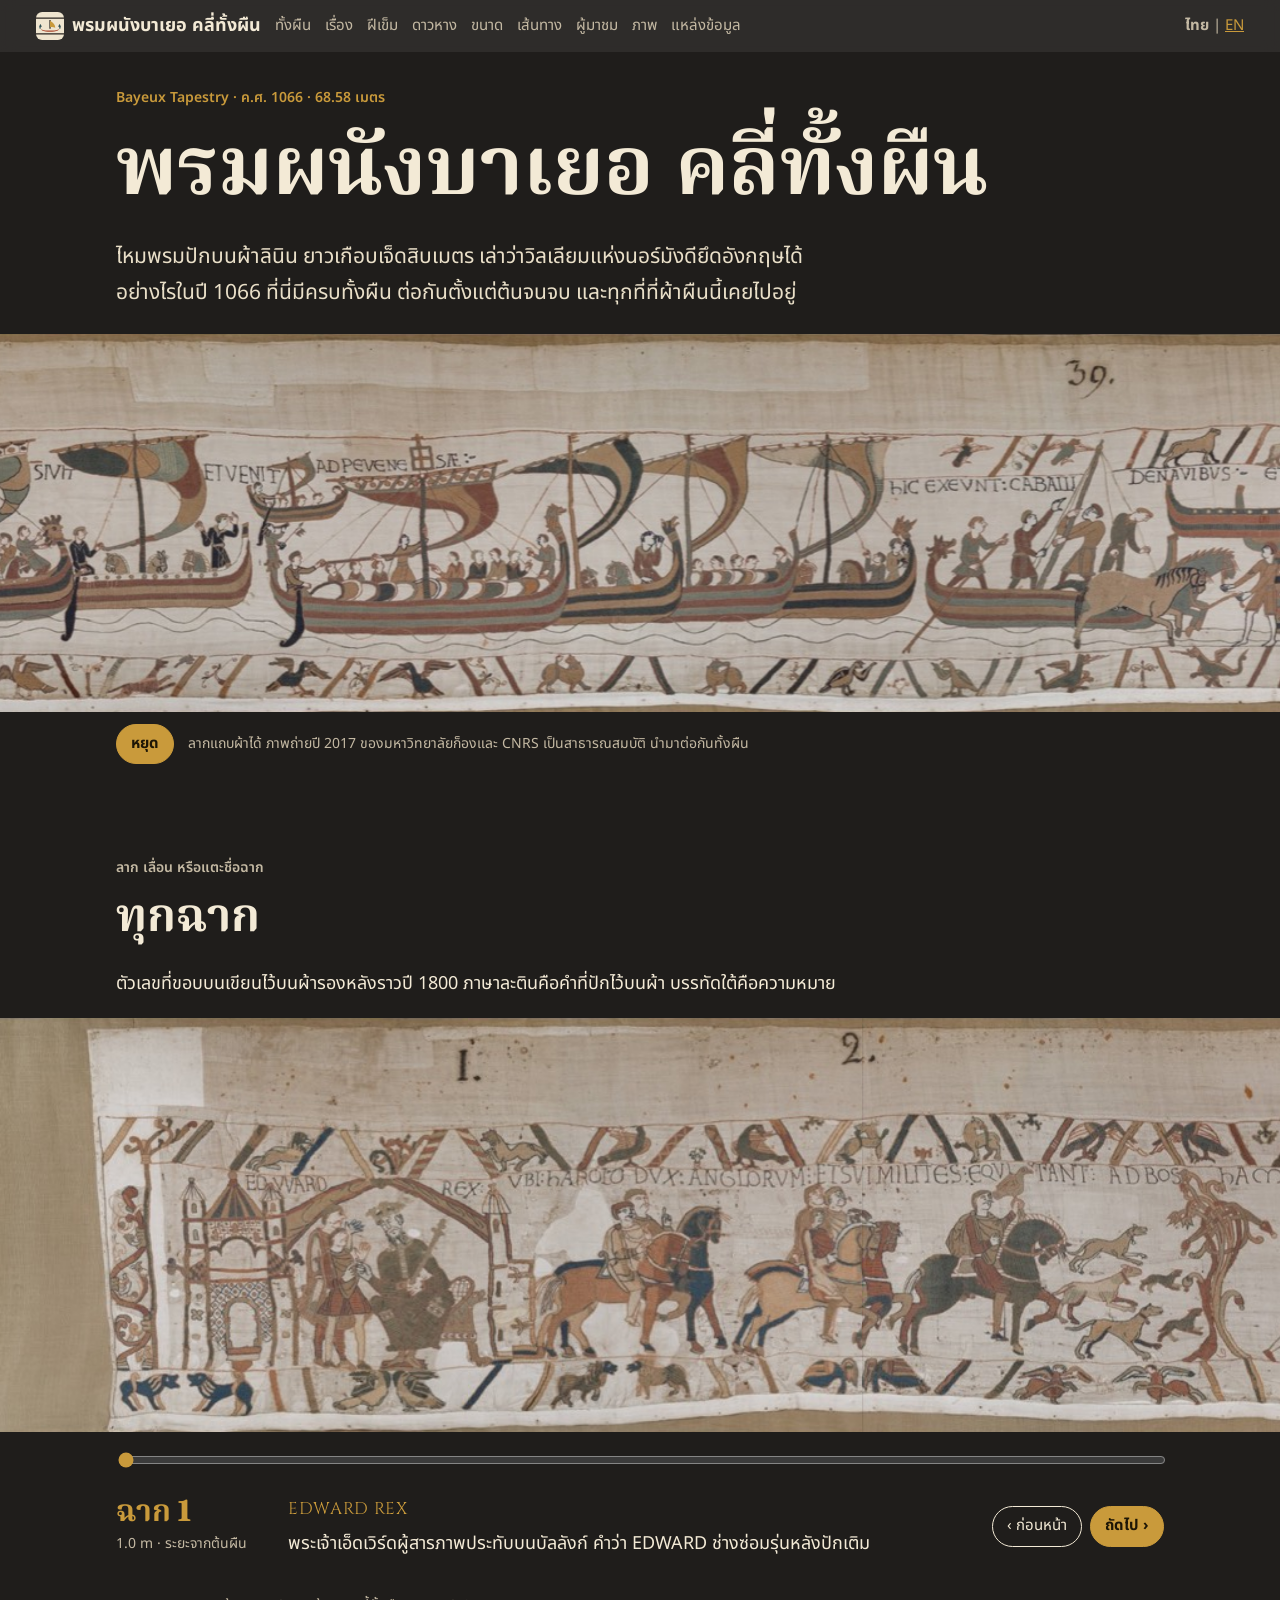
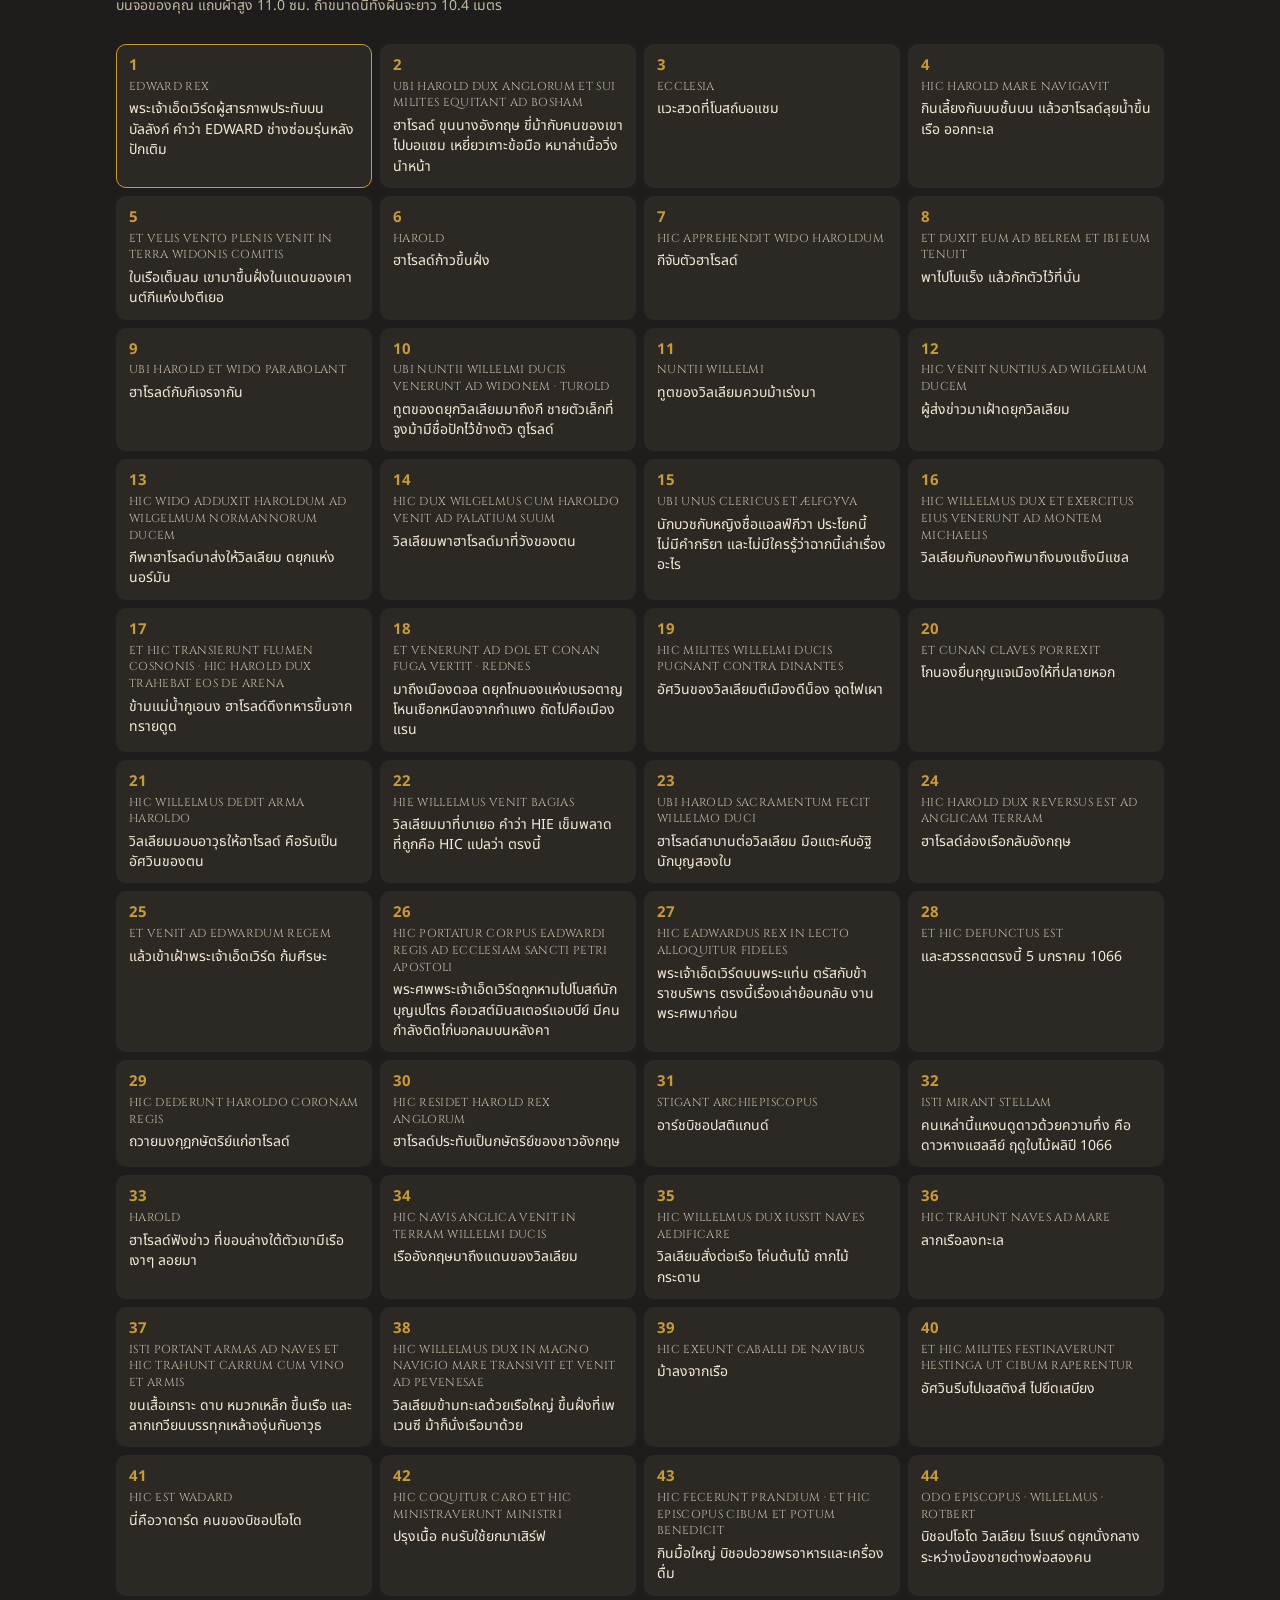
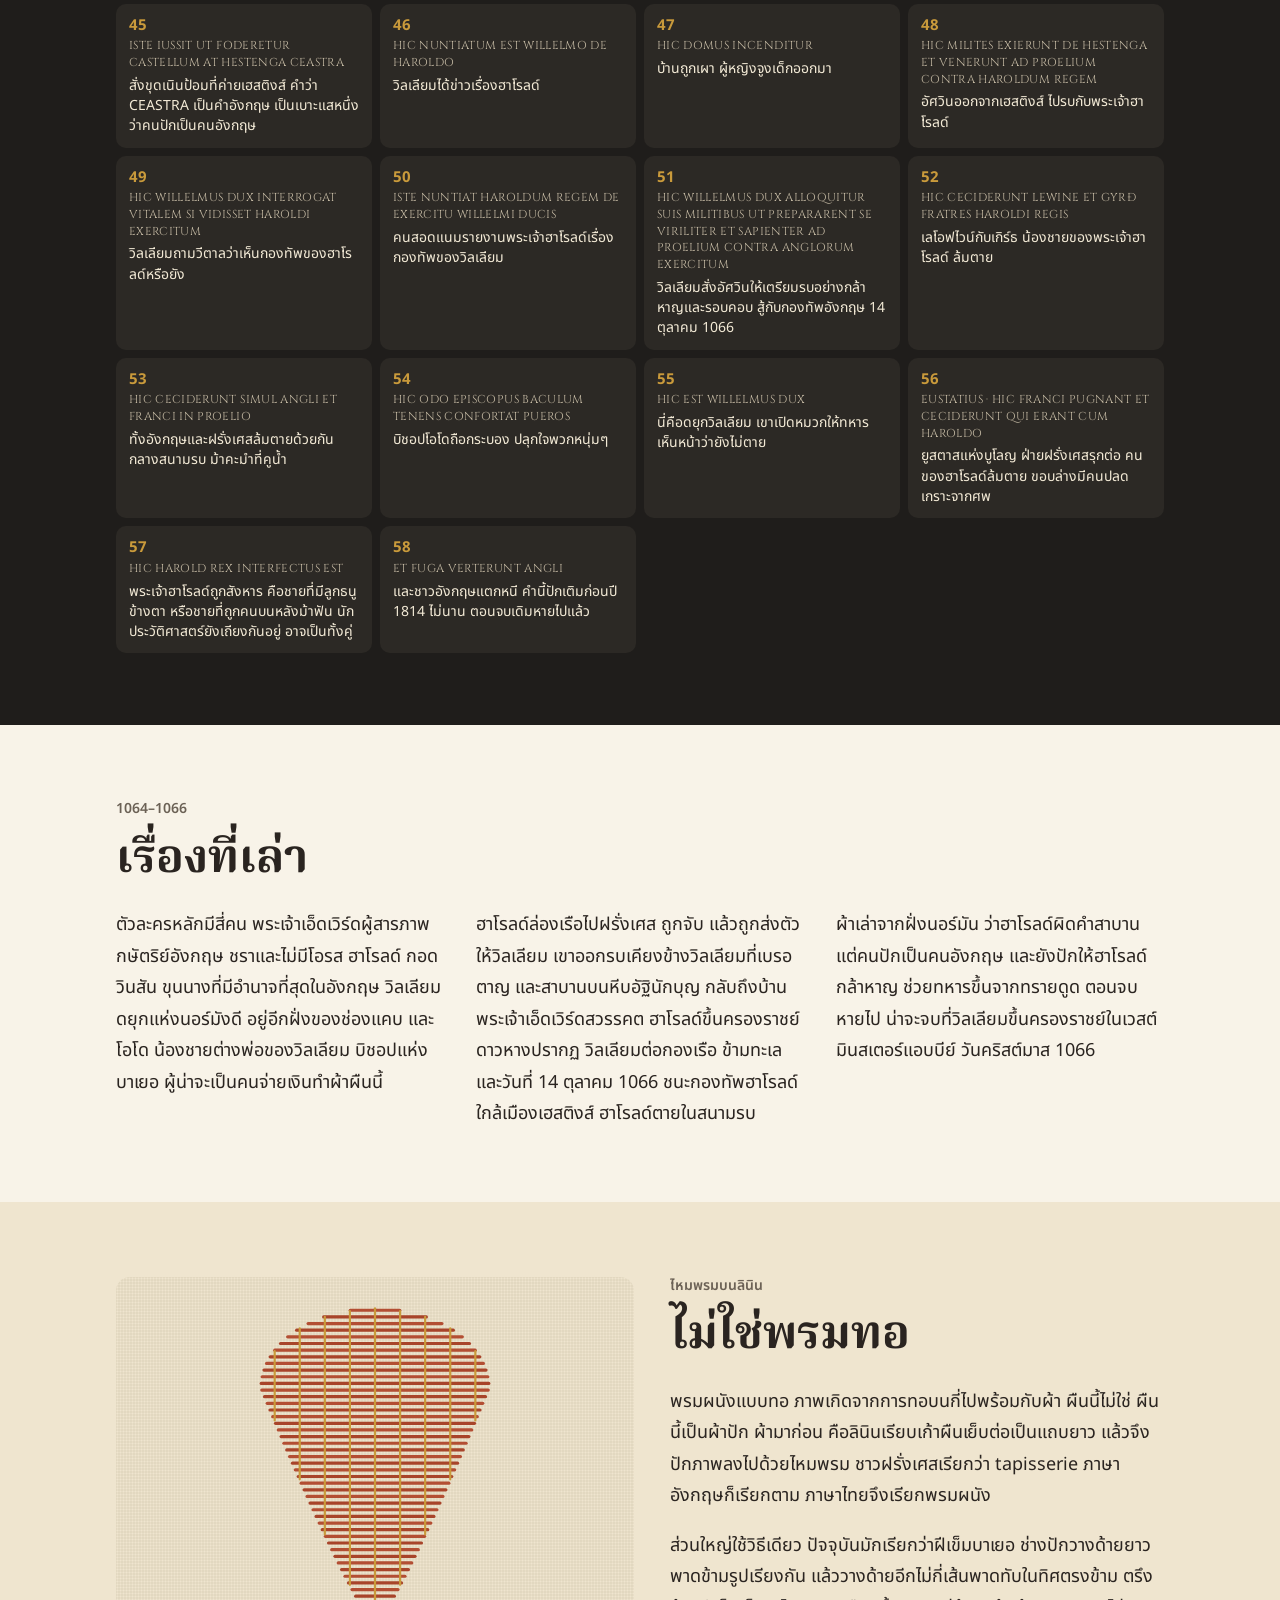
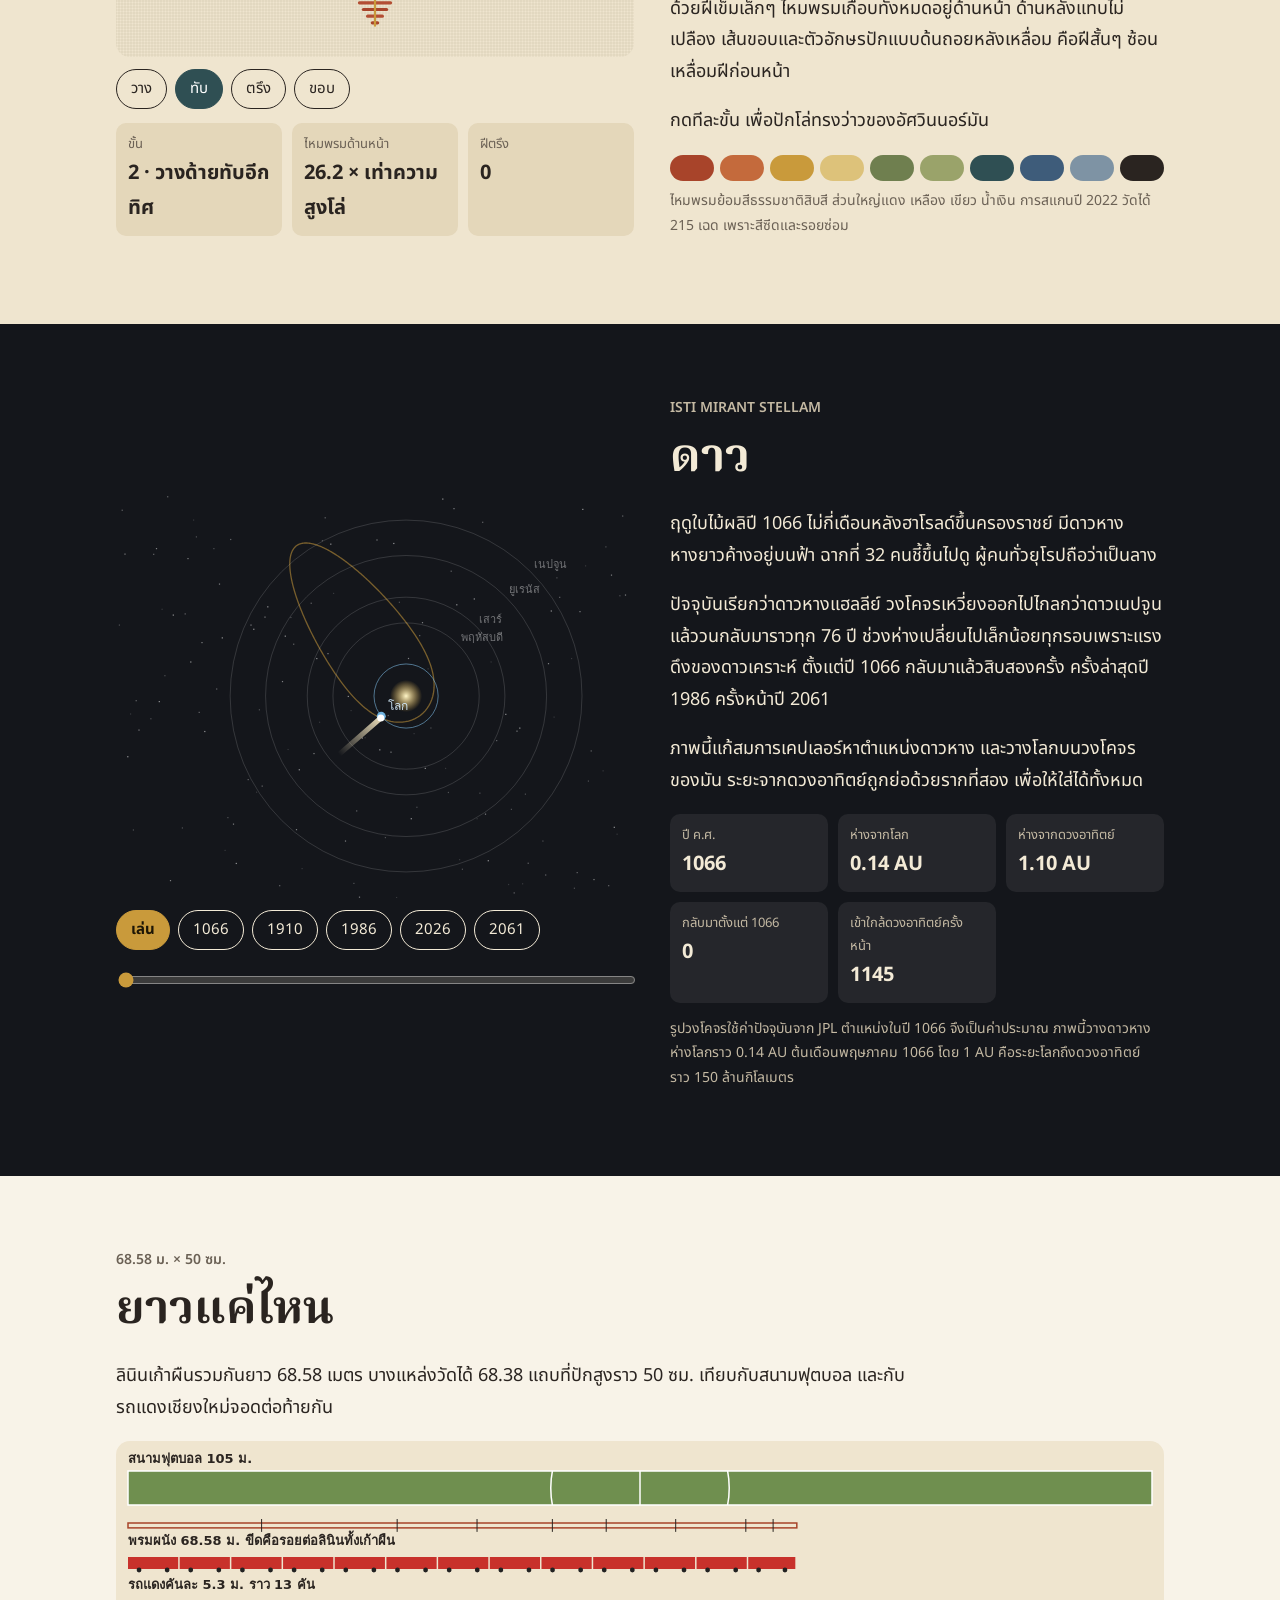
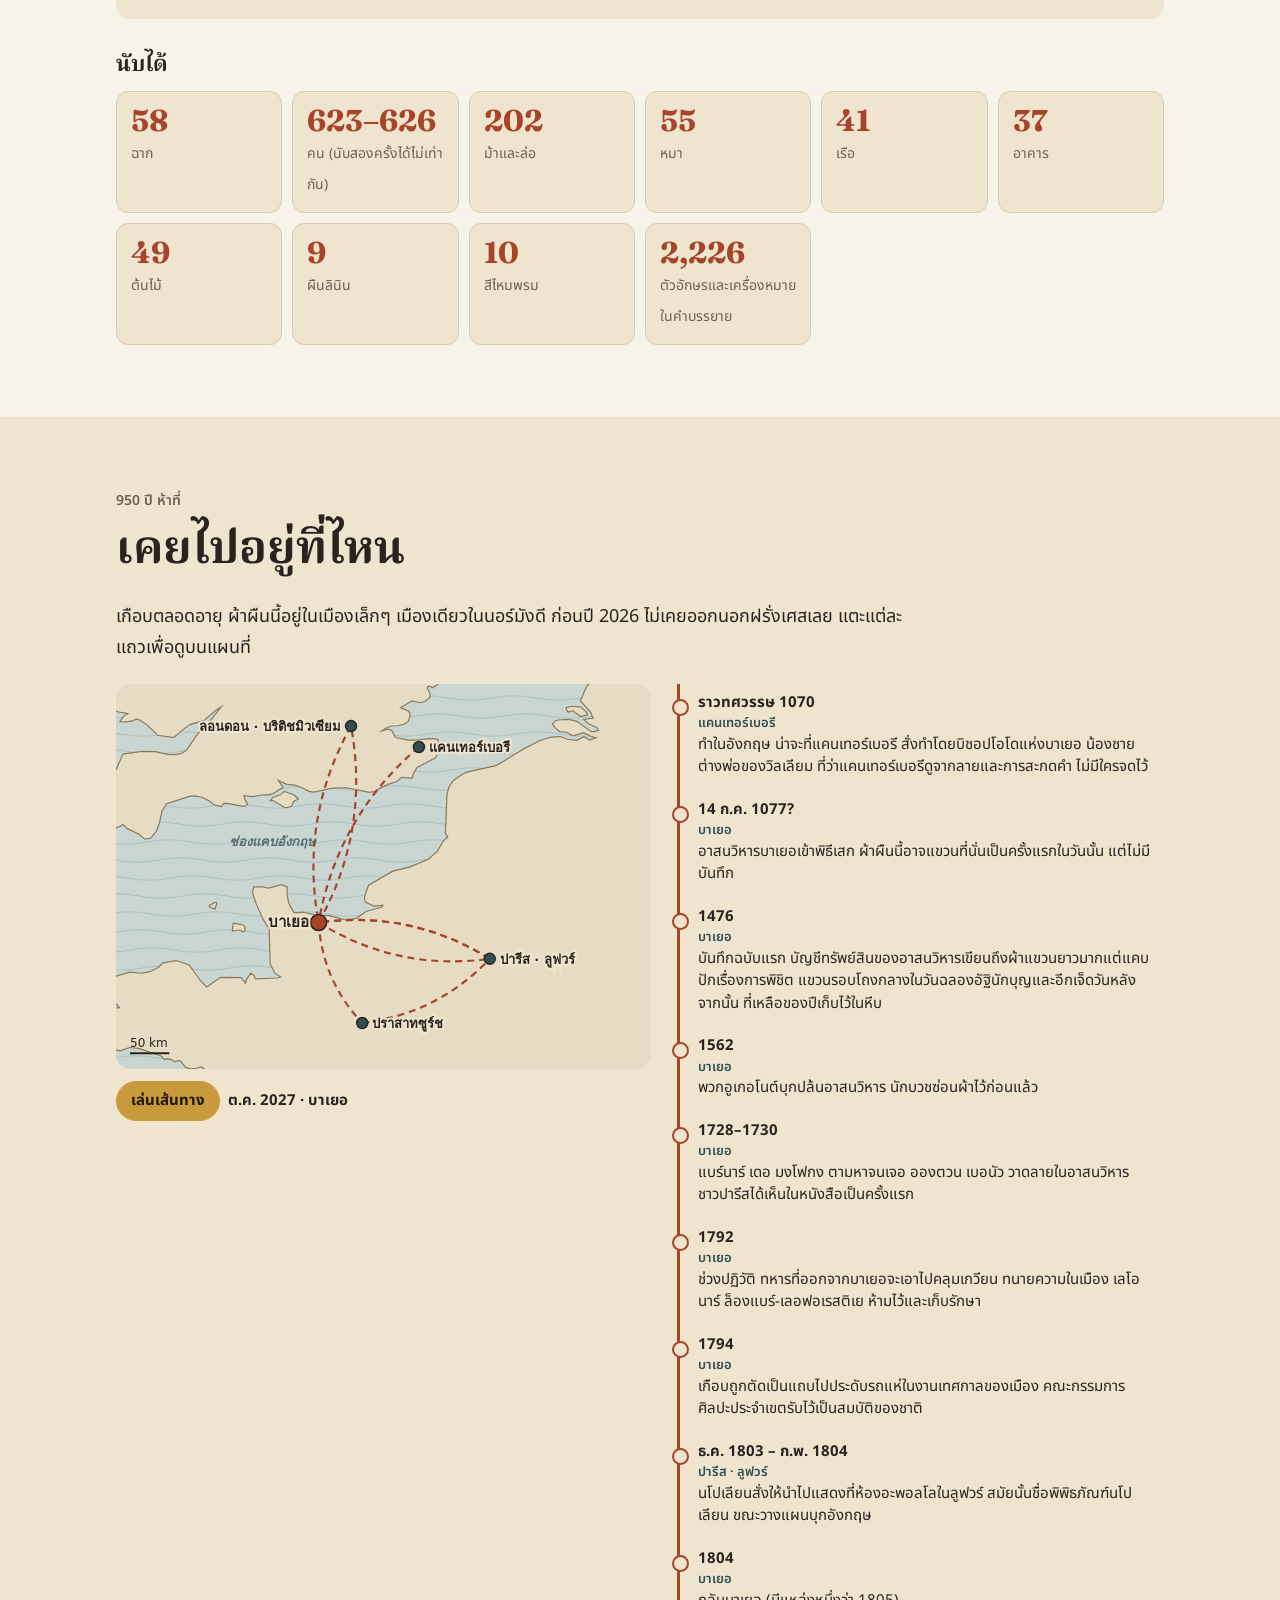
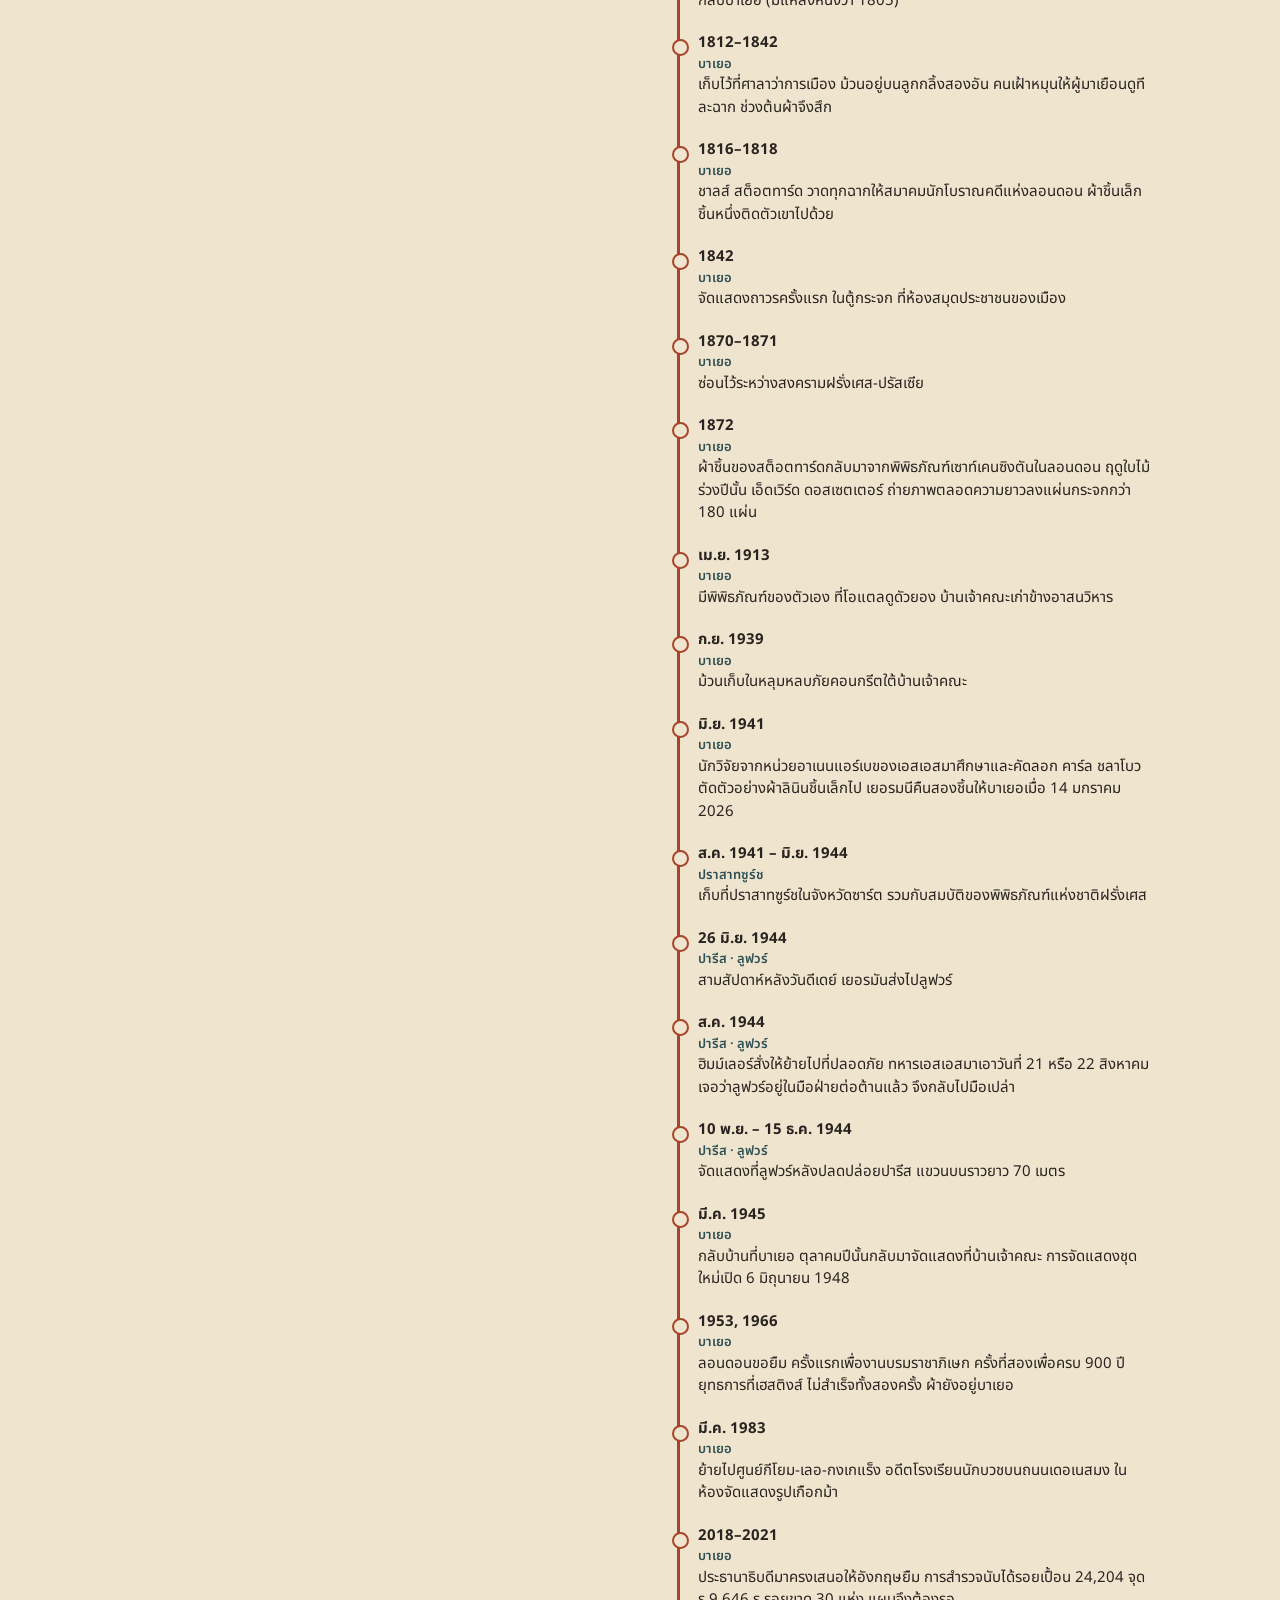
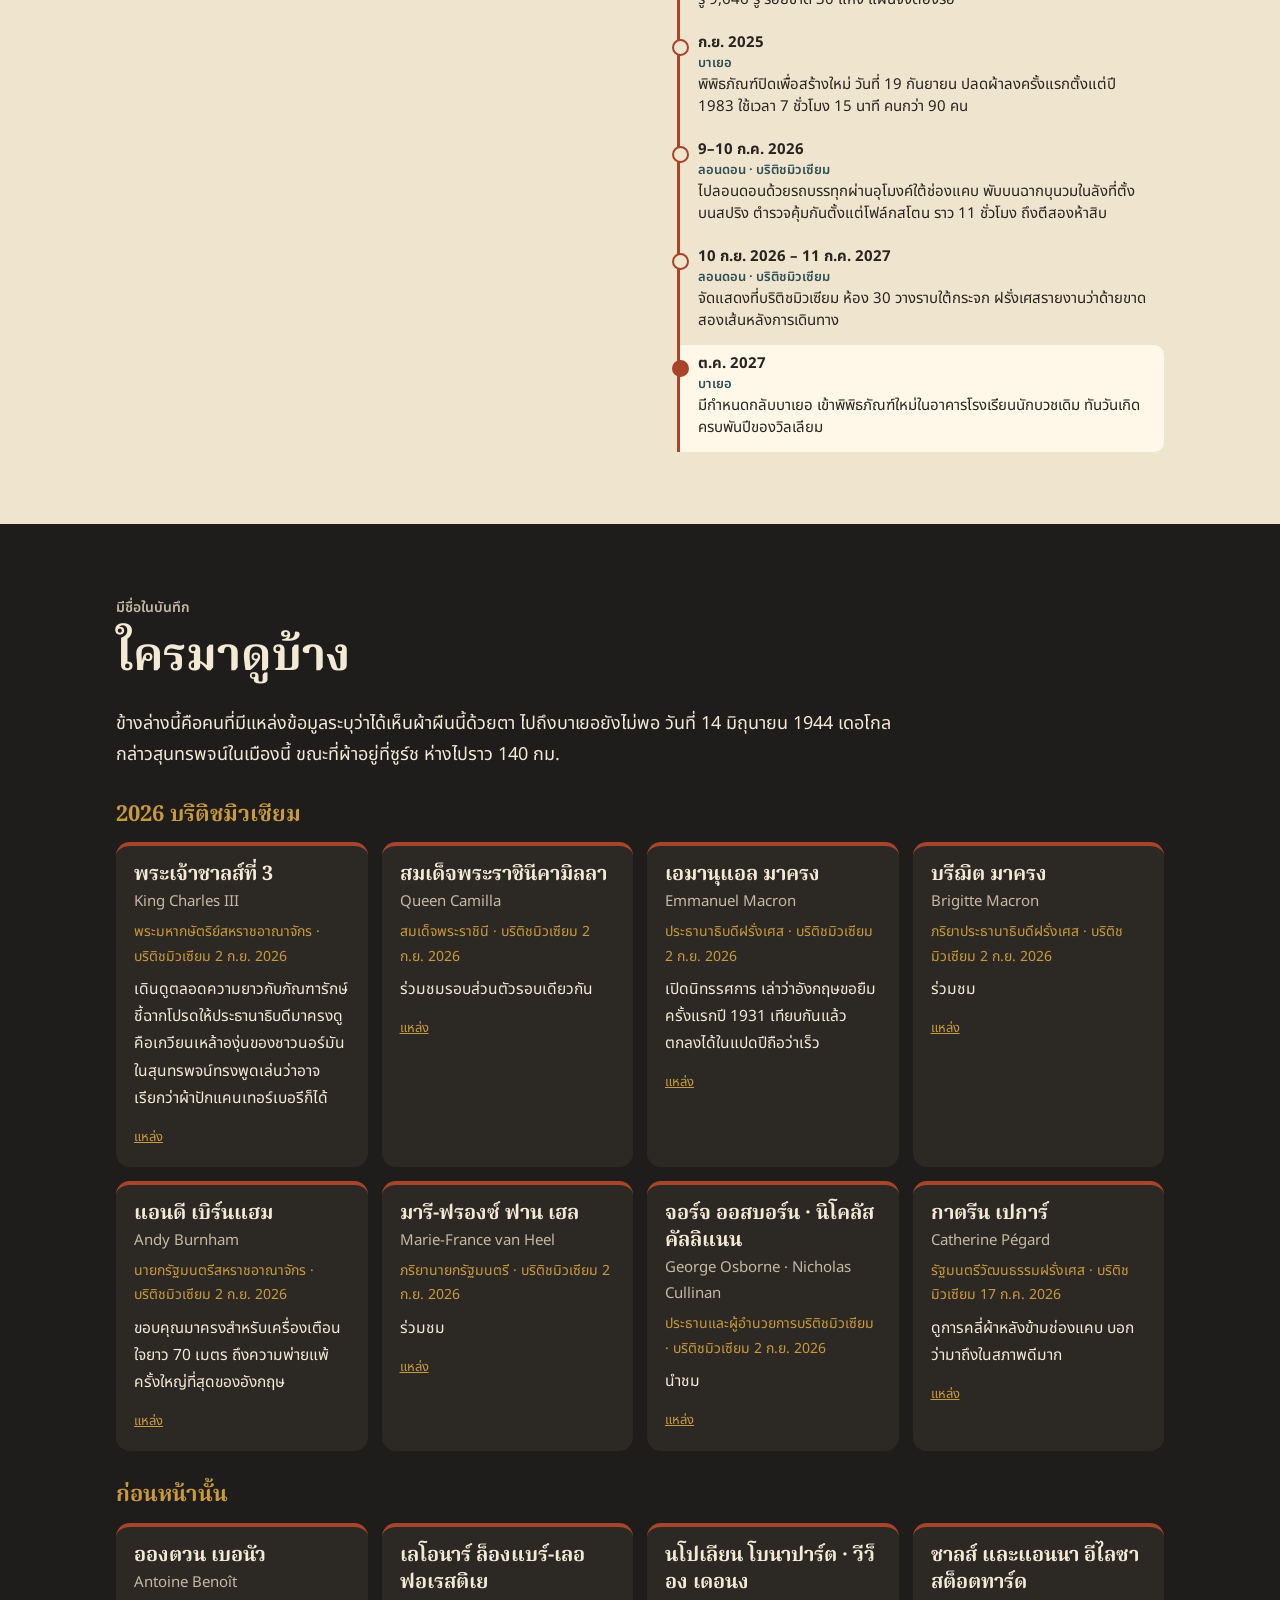
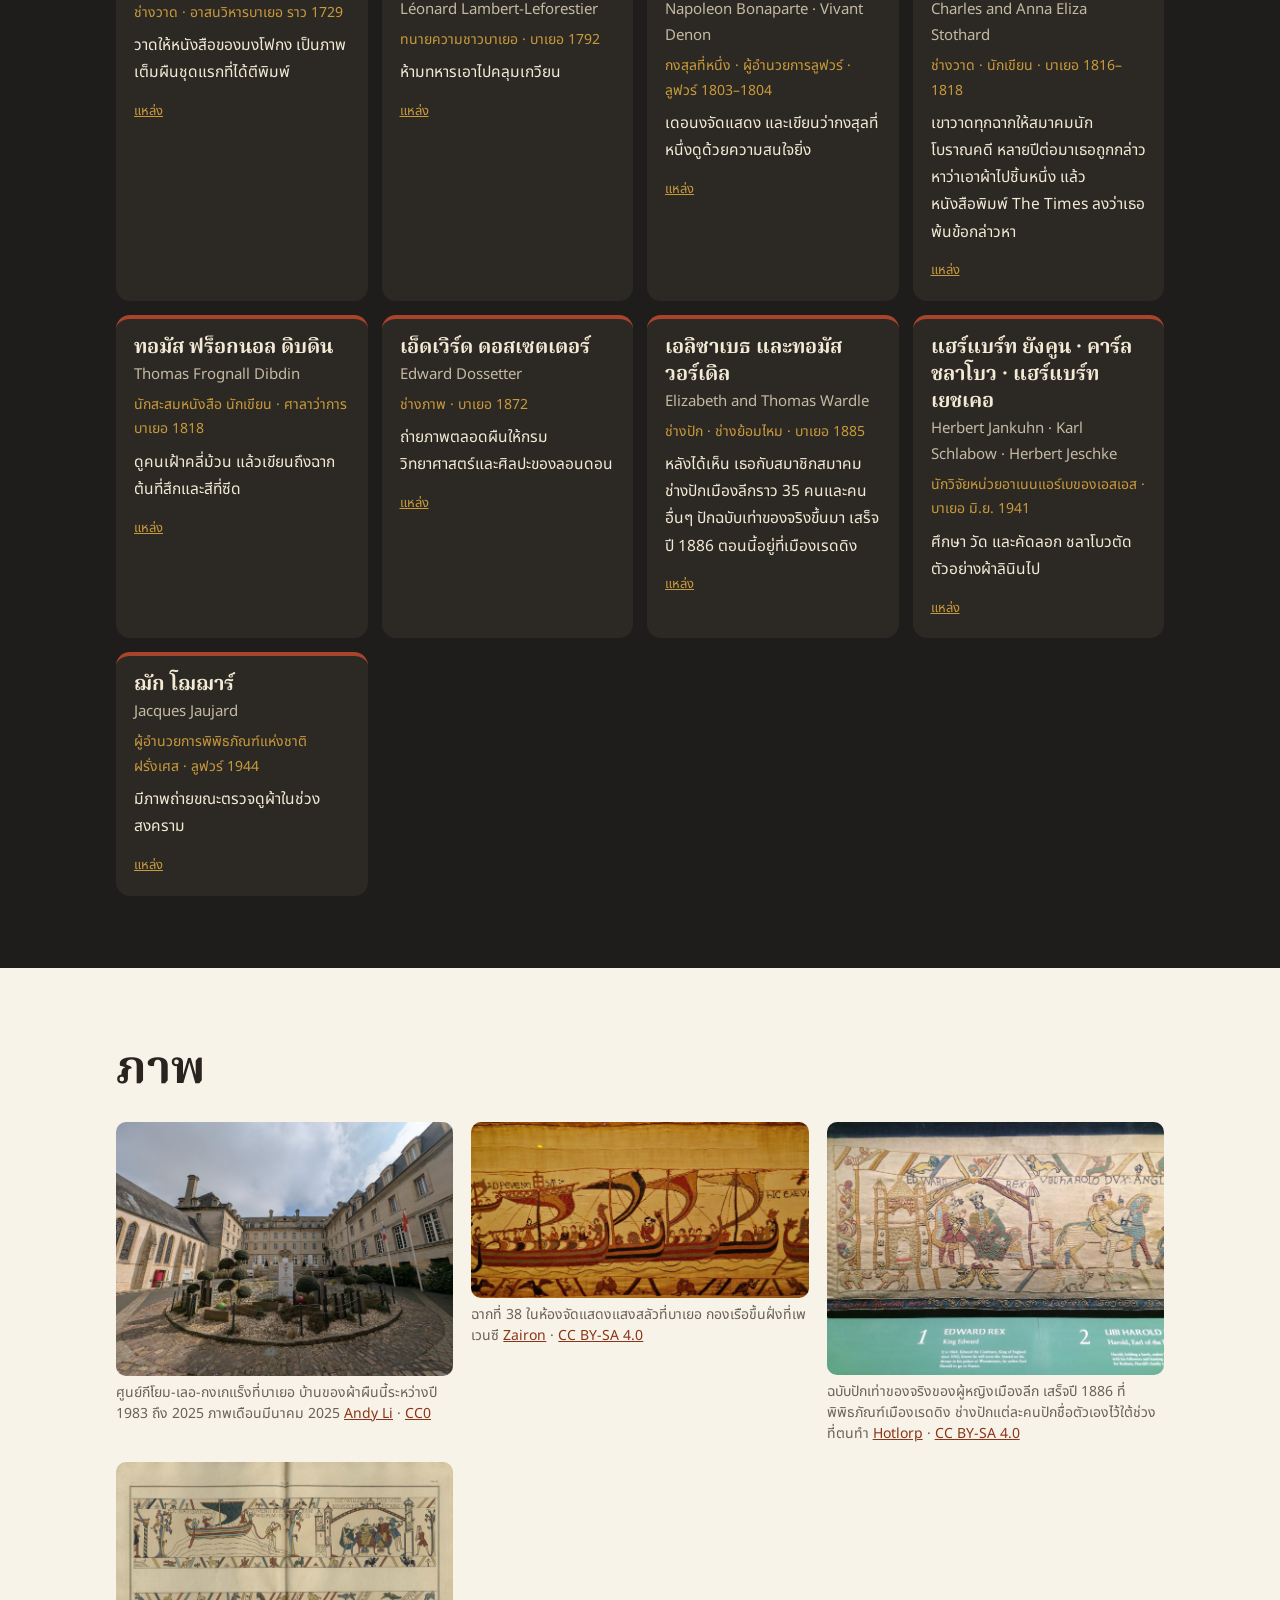
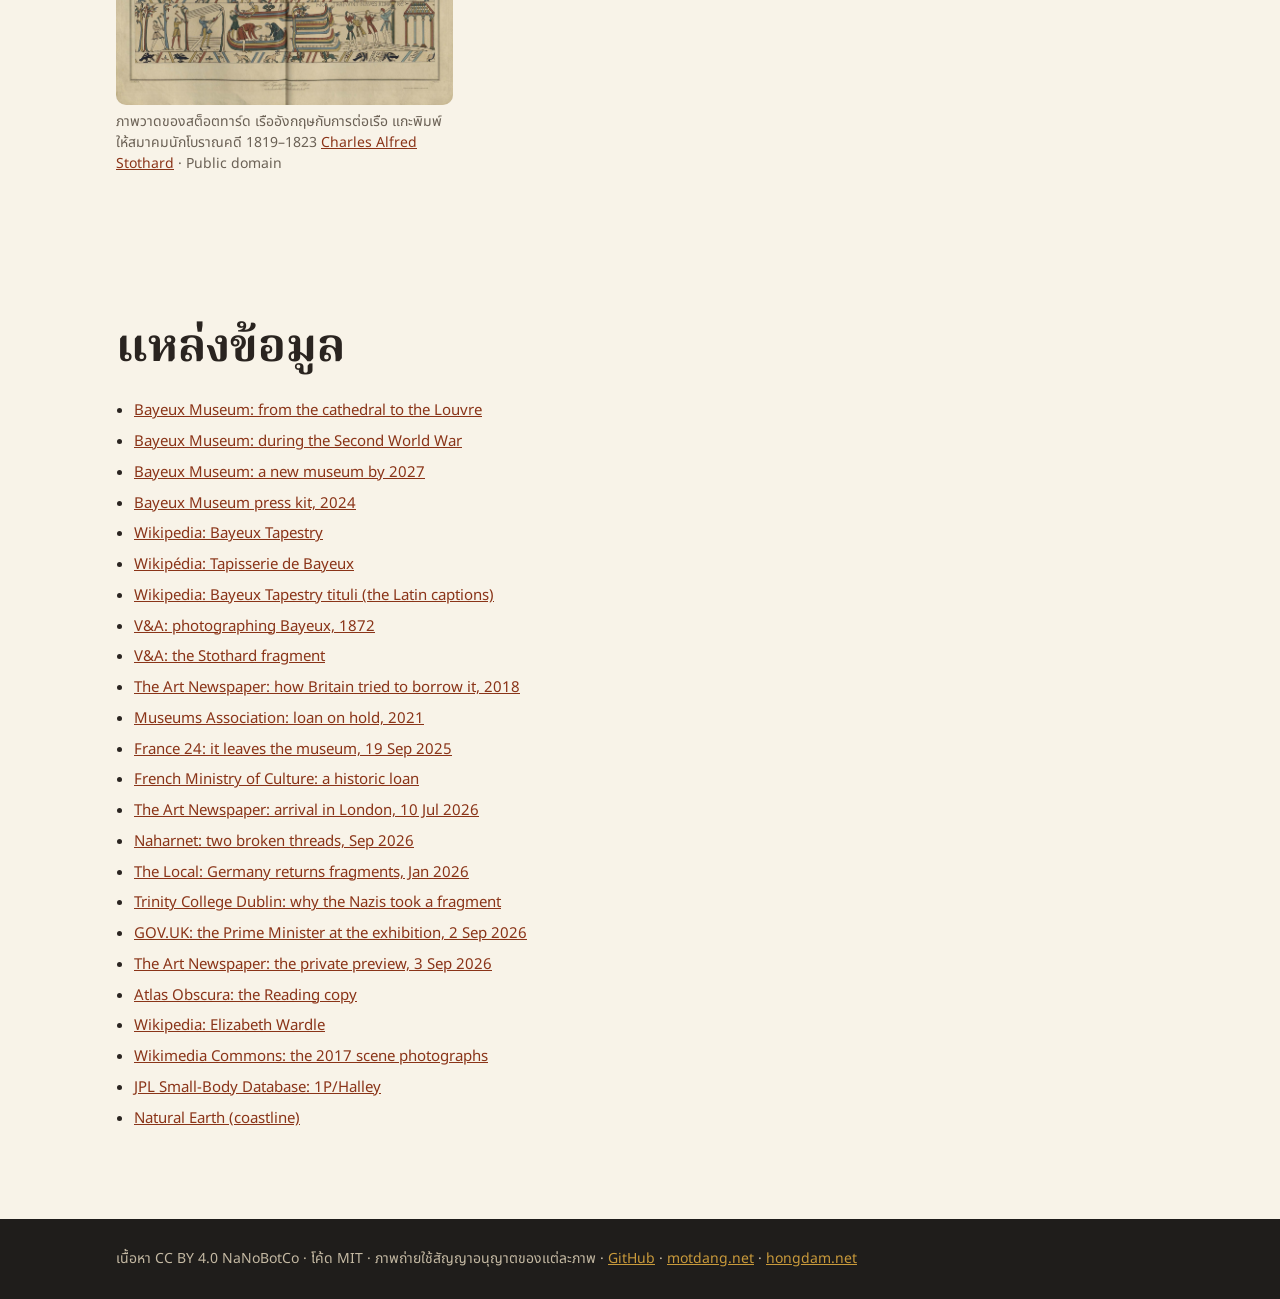
<file: docs/th/index.html>
<!doctype html><html lang="th" translate="no" class="notranslate"><head>
<meta charset="utf-8"><meta name="viewport" content="width=device-width,initial-scale=1">
<meta name="google" content="notranslate">
<script>if(/[.]translate[.]goog$/.test(location.hostname))location.replace("https://"+location.hostname.slice(0,-15).replace(/--/g,"~").replace(/-/g,".").replace(/~/g,"-")+location.pathname+location.search.replace(/([?&])_x_tr_[^&]*/g,"$1").replace(/[?&]+$/,"").replace(/[?]&+/,"?")+location.hash)</script>
<title>พรมผนังบาเยอ คลี่ทั้งผืน · The Bayeux Tapestry, Unrolled</title>
<meta name="description" content="พรมผนังบาเยอทั้งผืน ครบ 58 ฉากพร้อมคำละติน ฝีเข็ม ดาวหางแฮลลีย์ เส้นทางจากแคนเทอร์เบอรีถึงบริติชมิวเซียม และใครมาดูบ้าง">
<meta name="theme-color" content="#1f1d1b">
<link rel="canonical" href="https://nanobotco.github.io/bayeux-tapestry/th/">
<link rel="alternate" hreflang="en" href="https://nanobotco.github.io/bayeux-tapestry/"><link rel="alternate" hreflang="th" href="https://nanobotco.github.io/bayeux-tapestry/th/"><link rel="alternate" hreflang="x-default" href="https://nanobotco.github.io/bayeux-tapestry/">
<meta property="og:type" content="website"><meta property="og:site_name" content="The Bayeux Tapestry, Unrolled · พรมผนังบาเยอ คลี่ทั้งผืน">
<meta property="og:title" content="พรมผนังบาเยอ คลี่ทั้งผืน"><meta property="og:description" content="พรมผนังบาเยอทั้งผืน ครบ 58 ฉากพร้อมคำละติน ฝีเข็ม ดาวหางแฮลลีย์ เส้นทางจากแคนเทอร์เบอรีถึงบริติชมิวเซียม และใครมาดูบ้าง">
<meta property="og:image" content="https://nanobotco.github.io/bayeux-tapestry/og/th.jpg"><meta property="og:image:width" content="1200"><meta property="og:image:height" content="630"><meta property="og:image:type" content="image/jpeg"><meta property="og:image:alt" content="Card: พรมผนังบา⁠เยอ คลี่ทั้งผืน, The Bayeux Tapestry"><meta name="twitter:card" content="summary_large_image"><meta name="twitter:image" content="https://nanobotco.github.io/bayeux-tapestry/og/th.jpg"><meta name="twitter:image:alt" content="Card: พรมผนังบา⁠เยอ คลี่ทั้งผืน, The Bayeux Tapestry"><meta property="og:url" content="https://nanobotco.github.io/bayeux-tapestry/th/">
<meta property="og:locale" content="th_TH"><meta property="og:locale:alternate" content="en_US">
<link rel="icon" href="../icon.svg" type="image/svg+xml">
<link rel="alternate" type="text/plain" href="https://nanobotco.github.io/bayeux-tapestry/llms.txt" title="llms.txt">
<link rel="preconnect" href="https://fonts.googleapis.com"><link rel="preconnect" href="https://fonts.gstatic.com" crossorigin>
<link href="https://fonts.googleapis.com/css2?family=Cinzel:wght@600;700&family=Fraunces:opsz,wght@9..144,600;9..144,700&family=Noto+Sans+Thai:wght@400;600;700&family=Noto+Serif+Thai:wght@600;700&display=swap" rel="stylesheet">
<script>if(/[?&]card/.test(location.search))document.documentElement.classList.add("card")</script>
<style>:root{--back:#1f1d1b;--back2:#2c2925;--ink:#f3ead6;--dim:#c4b9a3;--linen:#efe5cf;--linen2:#e4d7ba;--red:#a8442a;--ochre:#c99a3b;--green:#6f7f4f;--teal:#2f4f53;--blue:#3e5c7a;--text:#2a2420;--mute:#6b6155;--rule:#d8cbb0;--night:#14161b}
*{box-sizing:border-box}
html{scroll-behavior:smooth;-webkit-text-size-adjust:100%}
body{margin:0;background:#f8f3e8;color:var(--text);font:17px/1.6 "Noto Sans Thai",system-ui,-apple-system,"Segoe UI",sans-serif}
html[lang=th] body{font-size:18px;line-height:1.75}
a{color:#8a3418}
h1,h2,h3{font-family:Fraunces,"Noto Serif Thai",Georgia,serif;font-weight:700;line-height:1.15;margin:0 0 .4em}
html[lang=th] h1,html[lang=th] h2,html[lang=th] h3{font-family:"Noto Serif Thai",Fraunces,serif;line-height:1.35}
h2{font-size:clamp(28px,4.6vw,46px)}
h3{font-size:22px}
.in{max-width:1080px;margin:0 auto;padding:0 16px}
.kick{font-size:14px;letter-spacing:.06em;text-transform:uppercase;color:var(--mute);margin:0 0 .5em;font-weight:600}
html[lang=th] .kick{text-transform:none;letter-spacing:0}
.sec{padding:72px 0}
.sec p{max-width:44em}
.dark{background:var(--back);color:var(--ink)}
.dark a{color:var(--ochre)}
.dark .kick,.night .kick{color:var(--dim)}
.night{background:var(--night);color:var(--ink)}
.night a{color:var(--ochre)}
.linen{background:var(--linen)}
canvas{display:block;width:100%;touch-action:pan-y}
.cv{border-radius:14px}
.cv.paper{background:var(--linen)}
.note{font-size:14px;color:var(--mute);margin-top:.6em}
.dark .note,.night .note,.hero .note{color:var(--dim)}
/* top bar */
header.top{position:sticky;top:0;z-index:20;background:rgba(31,29,27,.93);backdrop-filter:blur(8px);-webkit-backdrop-filter:blur(8px);color:var(--ink);transition:transform .25s}
header.top .in{display:flex;align-items:center;gap:14px;min-height:52px;max-width:1240px}
.brand{display:flex;align-items:center;gap:8px;color:var(--ink);text-decoration:none;font-weight:700;white-space:nowrap}
header.top nav{display:flex;gap:14px;overflow-x:auto;scrollbar-width:none;flex:1;font-size:15px}
header.top nav::-webkit-scrollbar{display:none}
header.top nav a{color:var(--dim);text-decoration:none;white-space:nowrap;padding:6px 0}
header.top nav a:hover{color:var(--ochre)}
.lang{white-space:nowrap;font-size:15px;color:var(--dim)}
.lang a{color:var(--ochre)}
body.nav-away header.top{transform:translateY(-100%)}
@media (max-width:720px){.brand span{display:none}}
/* the strip */
.reel{position:relative;overflow:hidden;background:var(--back2);cursor:grab;touch-action:pan-y;user-select:none;-webkit-user-select:none}
.reel.grab{cursor:grabbing}
.reel .track{position:absolute;left:0;top:0;height:100%;will-change:transform}
.reel img{position:absolute;top:0;display:block;max-width:none;pointer-events:none}
.hero{background:var(--back);color:var(--ink);overflow:hidden}
.hero-t{max-width:1080px;margin:0 auto;padding:34px 16px 22px}
.hero-t h1{font-size:clamp(38px,7vw,82px);margin:0}
.hero-t .kick{color:var(--ochre)}
.hero-t .lede{font-size:clamp(17px,2.2vw,21px);max-width:34em;margin:.5em 0 0;color:#e9dfc8}
.hreel{height:clamp(220px,42vh,420px)}
.tbar{display:flex;flex-wrap:wrap;align-items:center;gap:6px 14px;padding:12px 16px 20px;max-width:1080px;margin:0 auto}
.tbar .note{margin:0;flex:1 1 300px}
.reel.big{height:clamp(240px,46vh,460px);margin:18px 0 10px}
.pill{font:inherit;font-size:15px;border:1.5px solid currentColor;background:transparent;color:inherit;border-radius:999px;padding:6px 14px;cursor:pointer;min-height:38px}
.pill.hot{background:var(--ochre);color:#1d1606;border-color:var(--ochre);font-weight:700}
.pill[aria-pressed=true]{background:var(--teal);color:#fff;border-color:var(--teal)}
.night .pill[aria-pressed=true],.dark .pill[aria-pressed=true]{background:var(--ink);color:var(--back)}
.btns{display:flex;flex-wrap:wrap;gap:8px;margin:12px 0}
input[type=range]{width:100%;accent-color:var(--ochre);min-height:32px}
.cap{display:grid;grid-template-columns:150px 1fr auto;gap:10px 22px;align-items:start;margin-top:8px}
.capn b{display:block;font-family:Fraunces,"Noto Serif Thai",serif;font-size:30px;color:var(--ochre);line-height:1.1}
.capn span{font-size:14px;color:var(--dim)}
.latin{font-family:Cinzel,Georgia,serif;font-size:17px;letter-spacing:.04em;color:var(--ochre);margin:0 0 .2em;max-width:none}
.say{margin:0;font-size:18px;min-height:3.2em}
@media (max-width:760px){.cap{grid-template-columns:1fr}.cap .btns{margin:0}}
.scenes{list-style:none;padding:0;margin:26px 0 0;display:grid;grid-template-columns:repeat(auto-fill,minmax(230px,1fr));gap:8px}
.scenes li{background:var(--back2);border-radius:10px;padding:10px 12px;font-size:14px;line-height:1.45;cursor:pointer;border:1.5px solid transparent}
.scenes li b{display:inline-block;min-width:1.8em;color:var(--ochre);font-size:15px}
.scenes li .la{display:block;font-family:Cinzel,Georgia,serif;font-size:11.5px;letter-spacing:.03em;color:var(--dim);margin:2px 0 4px}
.scenes li.on{border-color:var(--ochre)}
/* columns */
.cols{columns:3 300px;column-gap:32px}
.cols p{margin-top:0;break-inside:avoid}
.two{display:grid;grid-template-columns:1.05fr 1fr;gap:36px;align-items:center}
@media (max-width:860px){.two{grid-template-columns:1fr}}
.readout{display:grid;grid-template-columns:repeat(auto-fit,minmax(130px,1fr));gap:10px;margin:14px 0}
.readout div{background:var(--linen2);border-radius:10px;padding:10px 12px}
.night .readout div,.dark .readout div{background:rgba(255,255,255,.07)}
.readout span{display:block;font-size:13px;color:var(--mute)}
.night .readout span{color:var(--dim)}
.readout b{font-size:20px;font-variant-numeric:tabular-nums}
.wools{display:flex;gap:6px;margin:14px 0 4px}
.wools i{flex:1;height:26px;border-radius:13px;background-image:repeating-linear-gradient(60deg,rgba(255,255,255,.18) 0 2px,transparent 2px 6px)}
/* counts */
.counts{display:grid;grid-template-columns:repeat(auto-fill,minmax(150px,1fr));gap:10px;margin-top:10px}
.counts div{background:var(--linen);border:1px solid var(--rule);border-radius:12px;padding:12px 14px}
.counts b{display:block;font-family:Fraunces,"Noto Serif Thai",serif;font-size:30px;color:var(--red);line-height:1.1}
.counts span{font-size:14px;color:var(--mute)}
#size h3{margin-top:32px}
/* travels */
.mapwrap{display:grid;grid-template-columns:1.1fr 1fr;gap:26px;margin-top:20px;align-items:start}
.mapcol{position:sticky;top:64px}
@media (max-width:900px){.mapwrap{grid-template-columns:1fr}.mapcol{position:sticky;top:0;z-index:5;background:var(--linen);padding-bottom:4px}}
.mnow{font-size:15px;align-self:center}
.tl{list-style:none;padding:0;margin:0;border-left:3px solid var(--red)}
.tl li{position:relative;padding:8px 12px 12px 18px;cursor:pointer;border-radius:0 10px 10px 0;font-size:15px;line-height:1.5}
.tl li::before{content:"";position:absolute;left:-8px;top:15px;width:13px;height:13px;border-radius:50%;background:var(--linen);border:2.5px solid var(--red)}
.tl li b{display:block;font-size:15px}
.tl li .pl{display:block;font-size:13px;color:var(--teal);font-weight:600}
.tl li.on{background:#fff8e8}
.tl li.on::before{background:var(--red)}
/* visitors */
.vh{margin-top:30px;color:var(--ochre)}
.vis{display:grid;grid-template-columns:repeat(auto-fill,minmax(250px,1fr));gap:14px;margin-top:12px}
.vis article{background:var(--back2);border-radius:14px;padding:16px 18px;border-top:4px solid var(--red)}
.vis h3{font-size:20px;margin:0}
.vis .th{color:var(--dim);margin:0 0 .3em;font-size:15px}
.vis .role{font-size:14px;color:var(--ochre);margin:0 0 .5em}
.vis p{font-size:15.5px;margin:0 0 .5em}
.vis .vs{font-size:13px}
/* photos */
.ph{display:grid;grid-template-columns:repeat(auto-fit,minmax(300px,1fr));gap:18px;margin-top:20px}
.ph figure{margin:0}
.ph img{width:100%;height:auto;border-radius:10px;display:block;background:#ddd}
.ph figcaption{font-size:14px;color:var(--mute);margin-top:6px;line-height:1.5}
.src{font-size:15px;padding-left:1.2em}
.src li{margin:.3em 0}
footer.bot{background:var(--back);color:var(--dim);padding:28px 0;font-size:14px}
footer.bot a{color:var(--ochre)}
/* share card */
html.card header.top,html.card .tbar,html.card main>section:not(.hero),html.card footer,html.card .lede{display:none}
html.card .hero{height:100vh;display:flex;flex-direction:column}
html.card .hero-t{padding:40px 56px 26px;max-width:none;margin:0}
html.card .hero-t h1{font-size:84px}
html.card .hreel{flex:1;height:auto}
html.card .cardline{display:block}
.cardline{display:none;font-size:24px;color:#e9dfc8;margin:12px 0 0}
.cardline span{font-size:19px;color:var(--ochre)}
@media (prefers-reduced-motion:reduce){html{scroll-behavior:auto}}
</style>
</head><body>
<header class="top"><div class="in"><a class="brand" href="#top"><img src="../icon.svg" alt="" width="28" height="28"><span>พรมผนังบาเยอ คลี่ทั้งผืน</span></a>
<nav aria-label="Sections"><a href="#reel-sec">ทั้งผืน</a><a href="#story">เรื่อง</a><a href="#stitches">ฝีเข็ม</a><a href="#comet-sec">ดาวหาง</a><a href="#size">ขนาด</a><a href="#travels">เส้นทาง</a><a href="#visitors">ผู้มาชม</a><a href="#pictures">ภาพ</a><a href="#sources">แหล่งข้อมูล</a></nav>
<span class="lang"><b>ไทย</b> | <a href="../" hreflang="en">EN</a></span></div></header>
<main><section id="top" class="hero"><div class="hero-t"><p class="kick">Bayeux Tapestry · ค.ศ. 1066 · 68.58 เมตร</p><h1>พรมผนังบาเยอ คลี่ทั้งผืน</h1><p class="lede">ไหมพรมปักบนผ้าลินิน ยาวเกือบเจ็ดสิบเมตร เล่าว่าวิลเลียมแห่งนอร์มังดียึดอังกฤษได้อย่างไรในปี 1066 ที่นี่มีครบทั้งผืน ต่อกันตั้งแต่ต้นจนจบ และทุกที่ที่ผ้าผืนนี้เคยไปอยู่</p><p class="cardline">ครบทุกฉาก และทุกที่ที่เคยไป<br><span>nanobotco.github.io/bayeux-tapestry</span></p></div>
<div id="hreel" class="reel hreel" role="img" aria-label="ไหมพรมปักบนผ้าลินิน ยาวเกือบเจ็ดสิบเมตร เล่าว่าวิลเลียมแห่งนอร์มังดียึดอังกฤษได้อย่างไรในปี 1066 ที่นี่มีครบทั้งผืน ต่อกันตั้งแต่ต้นจนจบ และทุกที่ที่ผ้าผืนนี้เคยไปอยู่"></div>
<div class="tbar"><button id="hplay" class="pill hot" type="button">หยุด</button><p class="note">ลากแถบผ้าได้ ภาพถ่ายปี 2017 ของมหาวิทยาลัยก็องและ CNRS เป็นสาธารณสมบัติ นำมาต่อกันทั้งผืน</p></div></section>
<section id="reel-sec" class="sec dark"><div class="in"><p class="kick">ลาก เลื่อน หรือแตะชื่อฉาก</p><h2>ทุกฉาก</h2><p>ตัวเลขที่ขอบบนเขียนไว้บนผ้ารองหลังราวปี 1800 ภาษาละตินคือคำที่ปักไว้บนผ้า บรรทัดใต้คือความหมาย</p></div>
<div id="reel" class="reel big" role="img" aria-label="ทุกฉาก"></div>
<div class="in"><input id="rpos" type="range" min="0" value="0" aria-label="ระยะจากต้นผืน">
<div class="cap"><div class="capn"><b id="rscene">–</b><span><span id="rm">0 m</span> · ระยะจากต้นผืน</span></div>
<div class="capt"><p id="rlatin" class="latin" lang="la"></p><p id="rsay" class="say" aria-live="polite"></p></div>
<div class="btns"><button id="rprev" class="pill" type="button">‹ ก่อนหน้า</button><button id="rnext" class="pill hot" type="button">ถัดไป ›</button></div></div>
<p id="onscreen" class="note"></p>
<ol class="scenes"><li data-k="0"><b>1</b><span class="la">EDWARD REX</span><span>พระเจ้าเอ็ดเวิร์ดผู้สารภาพประทับบนบัลลังก์ คำว่า EDWARD ช่างซ่อมรุ่นหลังปักเติม</span></li><li data-k="1"><b>2</b><span class="la">UBI HAROLD DUX ANGLORUM ET SUI MILITES EQUITANT AD BOSHAM</span><span>ฮาโรลด์ ขุนนางอังกฤษ ขี่ม้ากับคนของเขาไปบอแชม เหยี่ยวเกาะข้อมือ หมาล่าเนื้อวิ่งนำหน้า</span></li><li data-k="2"><b>3</b><span class="la">ECCLESIA</span><span>แวะสวดที่โบสถ์บอแชม</span></li><li data-k="3"><b>4</b><span class="la">HIC HAROLD MARE NAVIGAVIT</span><span>กินเลี้ยงกันบนชั้นบน แล้วฮาโรลด์ลุยน้ำขึ้นเรือ ออกทะเล</span></li><li data-k="4"><b>5</b><span class="la">ET VELIS VENTO PLENIS VENIT IN TERRA WIDONIS COMITIS</span><span>ใบเรือเต็มลม เขามาขึ้นฝั่งในแดนของเคานต์กีแห่งปงตีเยอ</span></li><li data-k="5"><b>6</b><span class="la">HAROLD</span><span>ฮาโรลด์ก้าวขึ้นฝั่ง</span></li><li data-k="6"><b>7</b><span class="la">HIC APPREHENDIT WIDO HAROLDUM</span><span>กีจับตัวฮาโรลด์</span></li><li data-k="7"><b>8</b><span class="la">ET DUXIT EUM AD BELREM ET IBI EUM TENUIT</span><span>พาไปโบแร็ง แล้วกักตัวไว้ที่นั่น</span></li><li data-k="8"><b>9</b><span class="la">UBI HAROLD ET WIDO PARABOLANT</span><span>ฮาโรลด์กับกีเจรจากัน</span></li><li data-k="9"><b>10</b><span class="la">UBI NUNTII WILLELMI DUCIS VENERUNT AD WIDONEM · TUROLD</span><span>ทูตของดยุกวิลเลียมมาถึงกี ชายตัวเล็กที่จูงม้ามีชื่อปักไว้ข้างตัว ตูโรลด์</span></li><li data-k="10"><b>11</b><span class="la">NUNTII WILLELMI</span><span>ทูตของวิลเลียมควบม้าเร่งมา</span></li><li data-k="11"><b>12</b><span class="la">HIC VENIT NUNTIUS AD WILGELMUM DUCEM</span><span>ผู้ส่งข่าวมาเฝ้าดยุกวิลเลียม</span></li><li data-k="12"><b>13</b><span class="la">HIC WIDO ADDUXIT HAROLDUM AD WILGELMUM NORMANNORUM DUCEM</span><span>กีพาฮาโรลด์มาส่งให้วิลเลียม ดยุกแห่งนอร์มัน</span></li><li data-k="13"><b>14</b><span class="la">HIC DUX WILGELMUS CUM HAROLDO VENIT AD PALATIUM SUUM</span><span>วิลเลียมพาฮาโรลด์มาที่วังของตน</span></li><li data-k="14"><b>15</b><span class="la">UBI UNUS CLERICUS ET ÆLFGYVA</span><span>นักบวชกับหญิงชื่อแอลฟ์กีวา ประโยคนี้ไม่มีคำกริยา และไม่มีใครรู้ว่าฉากนี้เล่าเรื่องอะไร</span></li><li data-k="15"><b>16</b><span class="la">HIC WILLELMUS DUX ET EXERCITUS EIUS VENERUNT AD MONTEM MICHAELIS</span><span>วิลเลียมกับกองทัพมาถึงมงแซ็งมีแชล</span></li><li data-k="16"><b>17</b><span class="la">ET HIC TRANSIERUNT FLUMEN COSNONIS · HIC HAROLD DUX TRAHEBAT EOS DE ARENA</span><span>ข้ามแม่น้ำกูเอนง ฮาโรลด์ดึงทหารขึ้นจากทรายดูด</span></li><li data-k="17"><b>18</b><span class="la">ET VENERUNT AD DOL ET CONAN FUGA VERTIT · REDNES</span><span>มาถึงเมืองดอล ดยุกโกนองแห่งเบรอตาญโหนเชือกหนีลงจากกำแพง ถัดไปคือเมืองแรน</span></li><li data-k="18"><b>19</b><span class="la">HIC MILITES WILLELMI DUCIS PUGNANT CONTRA DINANTES</span><span>อัศวินของวิลเลียมตีเมืองดีน็อง จุดไฟเผา</span></li><li data-k="19"><b>20</b><span class="la">ET CUNAN CLAVES PORREXIT</span><span>โกนองยื่นกุญแจเมืองให้ที่ปลายหอก</span></li><li data-k="20"><b>21</b><span class="la">HIC WILLELMUS DEDIT ARMA HAROLDO</span><span>วิลเลียมมอบอาวุธให้ฮาโรลด์ คือรับเป็นอัศวินของตน</span></li><li data-k="21"><b>22</b><span class="la">HIE WILLELMUS VENIT BAGIAS</span><span>วิลเลียมมาที่บาเยอ คำว่า HIE เข็มพลาด ที่ถูกคือ HIC แปลว่า ตรงนี้</span></li><li data-k="22"><b>23</b><span class="la">UBI HAROLD SACRAMENTUM FECIT WILLELMO DUCI</span><span>ฮาโรลด์สาบานต่อวิลเลียม มือแตะหีบอัฐินักบุญสองใบ</span></li><li data-k="23"><b>24</b><span class="la">HIC HAROLD DUX REVERSUS EST AD ANGLICAM TERRAM</span><span>ฮาโรลด์ล่องเรือกลับอังกฤษ</span></li><li data-k="24"><b>25</b><span class="la">ET VENIT AD EDWARDUM REGEM</span><span>แล้วเข้าเฝ้าพระเจ้าเอ็ดเวิร์ด ก้มศีรษะ</span></li><li data-k="25"><b>26</b><span class="la">HIC PORTATUR CORPUS EADWARDI REGIS AD ECCLESIAM SANCTI PETRI APOSTOLI</span><span>พระศพพระเจ้าเอ็ดเวิร์ดถูกหามไปโบสถ์นักบุญเปโตร คือเวสต์มินสเตอร์แอบบีย์ มีคนกำลังติดไก่บอกลมบนหลังคา</span></li><li data-k="26"><b>27</b><span class="la">HIC EADWARDUS REX IN LECTO ALLOQUITUR FIDELES</span><span>พระเจ้าเอ็ดเวิร์ดบนพระแท่น ตรัสกับข้าราชบริพาร ตรงนี้เรื่องเล่าย้อนกลับ งานพระศพมาก่อน</span></li><li data-k="27"><b>28</b><span class="la">ET HIC DEFUNCTUS EST</span><span>และสวรรคตตรงนี้ 5 มกราคม 1066</span></li><li data-k="28"><b>29</b><span class="la">HIC DEDERUNT HAROLDO CORONAM REGIS</span><span>ถวายมงกุฎกษัตริย์แก่ฮาโรลด์</span></li><li data-k="29"><b>30</b><span class="la">HIC RESIDET HAROLD REX ANGLORUM</span><span>ฮาโรลด์ประทับเป็นกษัตริย์ของชาวอังกฤษ</span></li><li data-k="30"><b>31</b><span class="la">STIGANT ARCHIEPISCOPUS</span><span>อาร์ชบิชอปสติแกนด์</span></li><li data-k="31"><b>32</b><span class="la">ISTI MIRANT STELLAM</span><span>คนเหล่านี้แหงนดูดาวด้วยความทึ่ง คือดาวหางแฮลลีย์ ฤดูใบไม้ผลิปี 1066</span></li><li data-k="32"><b>33</b><span class="la">HAROLD</span><span>ฮาโรลด์ฟังข่าว ที่ขอบล่างใต้ตัวเขามีเรือเงาๆ ลอยมา</span></li><li data-k="33"><b>34</b><span class="la">HIC NAVIS ANGLICA VENIT IN TERRAM WILLELMI DUCIS</span><span>เรืออังกฤษมาถึงแดนของวิลเลียม</span></li><li data-k="34"><b>35</b><span class="la">HIC WILLELMUS DUX IUSSIT NAVES AEDIFICARE</span><span>วิลเลียมสั่งต่อเรือ โค่นต้นไม้ ถากไม้กระดาน</span></li><li data-k="35"><b>36</b><span class="la">HIC TRAHUNT NAVES AD MARE</span><span>ลากเรือลงทะเล</span></li><li data-k="36"><b>37</b><span class="la">ISTI PORTANT ARMAS AD NAVES ET HIC TRAHUNT CARRUM CUM VINO ET ARMIS</span><span>ขนเสื้อเกราะ ดาบ หมวกเหล็ก ขึ้นเรือ และลากเกวียนบรรทุกเหล้าองุ่นกับอาวุธ</span></li><li data-k="37"><b>38</b><span class="la">HIC WILLELMUS DUX IN MAGNO NAVIGIO MARE TRANSIVIT ET VENIT AD PEVENESAE</span><span>วิลเลียมข้ามทะเลด้วยเรือใหญ่ ขึ้นฝั่งที่เพเวนซี ม้าก็นั่งเรือมาด้วย</span></li><li data-k="38"><b>39</b><span class="la">HIC EXEUNT CABALLI DE NAVIBUS</span><span>ม้าลงจากเรือ</span></li><li data-k="39"><b>40</b><span class="la">ET HIC MILITES FESTINAVERUNT HESTINGA UT CIBUM RAPERENTUR</span><span>อัศวินรีบไปเฮสติงส์ ไปยึดเสบียง</span></li><li data-k="40"><b>41</b><span class="la">HIC EST WADARD</span><span>นี่คือวาดาร์ด คนของบิชอปโอโด</span></li><li data-k="41"><b>42</b><span class="la">HIC COQUITUR CARO ET HIC MINISTRAVERUNT MINISTRI</span><span>ปรุงเนื้อ คนรับใช้ยกมาเสิร์ฟ</span></li><li data-k="42"><b>43</b><span class="la">HIC FECERUNT PRANDIUM · ET HIC EPISCOPUS CIBUM ET POTUM BENEDICIT</span><span>กินมื้อใหญ่ บิชอปอวยพรอาหารและเครื่องดื่ม</span></li><li data-k="43"><b>44</b><span class="la">ODO EPISCOPUS · WILLELMUS · ROTBERT</span><span>บิชอปโอโด วิลเลียม โรแบร์ ดยุกนั่งกลางระหว่างน้องชายต่างพ่อสองคน</span></li><li data-k="44"><b>45</b><span class="la">ISTE IUSSIT UT FODERETUR CASTELLUM AT HESTENGA CEASTRA</span><span>สั่งขุดเนินป้อมที่ค่ายเฮสติงส์ คำว่า CEASTRA เป็นคำอังกฤษ เป็นเบาะแสหนึ่งว่าคนปักเป็นคนอังกฤษ</span></li><li data-k="45"><b>46</b><span class="la">HIC NUNTIATUM EST WILLELMO DE HAROLDO</span><span>วิลเลียมได้ข่าวเรื่องฮาโรลด์</span></li><li data-k="46"><b>47</b><span class="la">HIC DOMUS INCENDITUR</span><span>บ้านถูกเผา ผู้หญิงจูงเด็กออกมา</span></li><li data-k="47"><b>48</b><span class="la">HIC MILITES EXIERUNT DE HESTENGA ET VENERUNT AD PROELIUM CONTRA HAROLDUM REGEM</span><span>อัศวินออกจากเฮสติงส์ ไปรบกับพระเจ้าฮาโรลด์</span></li><li data-k="48"><b>49</b><span class="la">HIC WILLELMUS DUX INTERROGAT VITALEM SI VIDISSET HAROLDI EXERCITUM</span><span>วิลเลียมถามวีตาลว่าเห็นกองทัพของฮาโรลด์หรือยัง</span></li><li data-k="49"><b>50</b><span class="la">ISTE NUNTIAT HAROLDUM REGEM DE EXERCITU WILLELMI DUCIS</span><span>คนสอดแนมรายงานพระเจ้าฮาโรลด์เรื่องกองทัพของวิลเลียม</span></li><li data-k="50"><b>51</b><span class="la">HIC WILLELMUS DUX ALLOQUITUR SUIS MILITIBUS UT PREPARARENT SE VIRILITER ET SAPIENTER AD PROELIUM CONTRA ANGLORUM EXERCITUM</span><span>วิลเลียมสั่งอัศวินให้เตรียมรบอย่างกล้าหาญและรอบคอบ สู้กับกองทัพอังกฤษ 14 ตุลาคม 1066</span></li><li data-k="51"><b>52</b><span class="la">HIC CECIDERUNT LEWINE ET GYRÐ FRATRES HAROLDI REGIS</span><span>เลโอฟไวน์กับเกิร์ธ น้องชายของพระเจ้าฮาโรลด์ ล้มตาย</span></li><li data-k="52"><b>53</b><span class="la">HIC CECIDERUNT SIMUL ANGLI ET FRANCI IN PROELIO</span><span>ทั้งอังกฤษและฝรั่งเศสล้มตายด้วยกันกลางสนามรบ ม้าคะมำที่คูน้ำ</span></li><li data-k="53"><b>54</b><span class="la">HIC ODO EPISCOPUS BACULUM TENENS CONFORTAT PUEROS</span><span>บิชอปโอโดถือกระบอง ปลุกใจพวกหนุ่มๆ</span></li><li data-k="54"><b>55</b><span class="la">HIC EST WILLELMUS DUX</span><span>นี่คือดยุกวิลเลียม เขาเปิดหมวกให้ทหารเห็นหน้าว่ายังไม่ตาย</span></li><li data-k="55"><b>56</b><span class="la">EUSTATIUS · HIC FRANCI PUGNANT ET CECIDERUNT QUI ERANT CUM HAROLDO</span><span>ยูสตาสแห่งบูโลญ ฝ่ายฝรั่งเศสรุกต่อ คนของฮาโรลด์ล้มตาย ขอบล่างมีคนปลดเกราะจากศพ</span></li><li data-k="56"><b>57</b><span class="la">HIC HAROLD REX INTERFECTUS EST</span><span>พระเจ้าฮาโรลด์ถูกสังหาร คือชายที่มีลูกธนูข้างตา หรือชายที่ถูกคนบนหลังม้าฟัน นักประวัติศาสตร์ยังเถียงกันอยู่ อาจเป็นทั้งคู่</span></li><li data-k="57"><b>58</b><span class="la">ET FUGA VERTERUNT ANGLI</span><span>และชาวอังกฤษแตกหนี คำนี้ปักเติมก่อนปี 1814 ไม่นาน ตอนจบเดิมหายไปแล้ว</span></li></ol></div></section>
<section id="story" class="sec"><div class="in"><p class="kick">1064–1066</p><h2>เรื่องที่เล่า</h2><div class="cols"><p>ตัวละครหลักมีสี่คน พระเจ้าเอ็ดเวิร์ดผู้สารภาพ กษัตริย์อังกฤษ ชราและไม่มีโอรส ฮาโรลด์ กอดวินสัน ขุนนางที่มีอำนาจที่สุดในอังกฤษ วิลเลียม ดยุกแห่งนอร์มังดี อยู่อีกฝั่งของช่องแคบ และโอโด น้องชายต่างพ่อของวิลเลียม บิชอปแห่งบาเยอ ผู้น่าจะเป็นคนจ่ายเงินทำผ้าผืนนี้</p><p>ฮาโรลด์ล่องเรือไปฝรั่งเศส ถูกจับ แล้วถูกส่งตัวให้วิลเลียม เขาออกรบเคียงข้างวิลเลียมที่เบรอตาญ และสาบานบนหีบอัฐินักบุญ กลับถึงบ้าน พระเจ้าเอ็ดเวิร์ดสวรรคต ฮาโรลด์ขึ้นครองราชย์ ดาวหางปรากฏ วิลเลียมต่อกองเรือ ข้ามทะเล และวันที่ 14 ตุลาคม 1066 ชนะกองทัพฮาโรลด์ใกล้เมืองเฮสติงส์ ฮาโรลด์ตายในสนามรบ</p><p>ผ้าเล่าจากฝั่งนอร์มัน ว่าฮาโรลด์ผิดคำสาบาน แต่คนปักเป็นคนอังกฤษ และยังปักให้ฮาโรลด์กล้าหาญ ช่วยทหารขึ้นจากทรายดูด ตอนจบหายไป น่าจะจบที่วิลเลียมขึ้นครองราชย์ในเวสต์มินสเตอร์แอบบีย์ วันคริสต์มาส 1066</p></div></div></section>
<section id="stitches" class="sec linen"><div class="in two"><div><canvas id="stitch" class="cv paper" role="img" aria-label="ไม่ใช่พรมทอ"></canvas>
<div class="btns"><button class="pill" type="button" data-st="1" aria-pressed="false">วาง</button><button class="pill" type="button" data-st="2" aria-pressed="false">ทับ</button><button class="pill" type="button" data-st="3" aria-pressed="false">ตรึง</button><button class="pill" type="button" data-st="4" aria-pressed="true">ขอบ</button></div>
<div class="readout"><div><span>ขั้น</span><b id="kst">–</b></div><div><span>ไหมพรมด้านหน้า</span><b id="klen">–</b></div><div><span>ฝีตรึง</span><b id="ktie">–</b></div></div></div>
<div><p class="kick">ไหมพรมบนลินิน</p><h2>ไม่ใช่พรมทอ</h2><p>พรมผนังแบบทอ ภาพเกิดจากการทอบนกี่ไปพร้อมกับผ้า ผืนนี้ไม่ใช่ ผืนนี้เป็นผ้าปัก ผ้ามาก่อน คือลินินเรียบเก้าผืนเย็บต่อเป็นแถบยาว แล้วจึงปักภาพลงไปด้วยไหมพรม ชาวฝรั่งเศสเรียกว่า tapisserie ภาษาอังกฤษก็เรียกตาม ภาษาไทยจึงเรียกพรมผนัง</p><p>ส่วนใหญ่ใช้วิธีเดียว ปัจจุบันมักเรียกว่าฝีเข็มบาเยอ ช่างปักวางด้ายยาวพาดข้ามรูปเรียงกัน แล้ววางด้ายอีกไม่กี่เส้นพาดทับในทิศตรงข้าม ตรึงด้วยฝีเข็มเล็กๆ ไหมพรมเกือบทั้งหมดอยู่ด้านหน้า ด้านหลังแทบไม่เปลือง เส้นขอบและตัวอักษรปักแบบด้นถอยหลังเหลื่อม คือฝีสั้นๆ ซ้อนเหลื่อมฝีก่อนหน้า</p><p>กดทีละขั้น เพื่อปักโล่ทรงว่าวของอัศวินนอร์มัน</p><div class="wools" aria-hidden="true"><i style="background:#a8442a"></i><i style="background:#c46a3c"></i><i style="background:#c99a3b"></i><i style="background:#ddc27a"></i><i style="background:#6f7f4f"></i><i style="background:#9aa36a"></i><i style="background:#2f4f53"></i><i style="background:#3e5c7a"></i><i style="background:#7e93a4"></i><i style="background:#2a2420"></i></div><p class="note">ไหมพรมย้อมสีธรรมชาติสิบสี ส่วนใหญ่แดง เหลือง เขียว น้ำเงิน การสแกนปี 2022 วัดได้ 215 เฉด เพราะสีซีดและรอยซ่อม</p></div></div></section>
<section id="comet-sec" class="sec night"><div class="in two"><div><canvas id="comet" class="cv" role="img" aria-label="ดาว"></canvas>
<div class="btns"><button id="cplay" class="pill hot" type="button">เล่น</button><button class="pill" type="button" data-yr="1066.35">1066</button><button class="pill" type="button" data-yr="1910.3">1910</button><button class="pill" type="button" data-yr="1986.1">1986</button><button class="pill" type="button" data-yr="2026.76">2026</button><button class="pill" type="button" data-yr="2061.57">2061</button></div>
<input id="cslide" type="range" aria-label="ปี ค.ศ."></div>
<div><p class="kick">ISTI MIRANT STELLAM</p><h2>ดาว</h2><p>ฤดูใบไม้ผลิปี 1066 ไม่กี่เดือนหลังฮาโรลด์ขึ้นครองราชย์ มีดาวหางหางยาวค้างอยู่บนฟ้า ฉากที่ 32 คนชี้ขึ้นไปดู ผู้คนทั่วยุโรปถือว่าเป็นลาง</p><p>ปัจจุบันเรียกว่าดาวหางแฮลลีย์ วงโคจรเหวี่ยงออกไปไกลกว่าดาวเนปจูนแล้ววนกลับมาราวทุก 76 ปี ช่วงห่างเปลี่ยนไปเล็กน้อยทุกรอบเพราะแรงดึงของดาวเคราะห์ ตั้งแต่ปี 1066 กลับมาแล้วสิบสองครั้ง ครั้งล่าสุดปี 1986 ครั้งหน้าปี 2061</p><p>ภาพนี้แก้สมการเคปเลอร์หาตำแหน่งดาวหาง และวางโลกบนวงโคจรของมัน ระยะจากดวงอาทิตย์ถูกย่อด้วยรากที่สอง เพื่อให้ใส่ได้ทั้งหมด</p>
<div class="readout"><div><span>ปี ค.ศ.</span><b id="cyear">1066</b></div><div><span>ห่างจากโลก</span><b id="cdist">–</b></div><div><span>ห่างจากดวงอาทิตย์</span><b id="csun">–</b></div><div><span>กลับมาตั้งแต่ 1066</span><b id="cret">0</b></div><div><span>เข้าใกล้ดวงอาทิตย์ครั้งหน้า</span><b id="cnext">–</b></div></div>
<p class="note">รูปวงโคจรใช้ค่าปัจจุบันจาก JPL ตำแหน่งในปี 1066 จึงเป็นค่าประมาณ ภาพนี้วางดาวหางห่างโลกราว 0.14 AU ต้นเดือนพฤษภาคม 1066 โดย 1 AU คือระยะโลกถึงดวงอาทิตย์ ราว 150 ล้านกิโลเมตร</p></div></div></section>
<section id="size" class="sec"><div class="in"><p class="kick">68.58 ม. × 50 ซม.</p><h2>ยาวแค่ไหน</h2><p>ลินินเก้าผืนรวมกันยาว 68.58 เมตร บางแหล่งวัดได้ 68.38 แถบที่ปักสูงราว 50 ซม. เทียบกับสนามฟุตบอล และกับรถแดงเชียงใหม่จอดต่อท้ายกัน</p>
<canvas id="long" class="cv paper" role="img" aria-label="ยาวแค่ไหน"></canvas>
<h3>นับได้</h3><div class="counts"><div><b>58</b><span>ฉาก</span></div><div><b>623–626</b><span>คน (นับสองครั้งได้ไม่เท่ากัน)</span></div><div><b>202</b><span>ม้าและล่อ</span></div><div><b>55</b><span>หมา</span></div><div><b>41</b><span>เรือ</span></div><div><b>37</b><span>อาคาร</span></div><div><b>49</b><span>ต้นไม้</span></div><div><b>9</b><span>ผืนลินิน</span></div><div><b>10</b><span>สีไหมพรม</span></div><div><b>2,226</b><span>ตัวอักษรและเครื่องหมายในคำบรรยาย</span></div></div></div></section>
<section id="travels" class="sec linen"><div class="in"><p class="kick">950 ปี ห้าที่</p><h2>เคยไปอยู่ที่ไหน</h2><p>เกือบตลอดอายุ ผ้าผืนนี้อยู่ในเมืองเล็กๆ เมืองเดียวในนอร์มังดี ก่อนปี 2026 ไม่เคยออกนอกฝรั่งเศสเลย แตะแต่ละแถวเพื่อดูบนแผนที่</p>
<div class="mapwrap"><div class="mapcol"><canvas id="map" class="cv" role="img" aria-label="เคยไปอยู่ที่ไหน"></canvas>
<div class="btns"><button id="mtour" class="pill hot" type="button">เล่นเส้นทาง</button><b id="mnow" class="mnow" aria-live="polite"></b></div></div>
<ol class="tl"><li data-i="0"><b>ราวทศวรรษ 1070</b><span class="pl">แคนเทอร์เบอรี</span><span>ทำในอังกฤษ น่าจะที่แคนเทอร์เบอรี สั่งทำโดยบิชอปโอโดแห่งบาเยอ น้องชายต่างพ่อของวิลเลียม ที่ว่าแคนเทอร์เบอรีดูจากลายและการสะกดคำ ไม่มีใครจดไว้</span></li><li data-i="1"><b>14 ก.ค. 1077?</b><span class="pl">บาเยอ</span><span>อาสนวิหารบาเยอเข้าพิธีเสก ผ้าผืนนี้อาจแขวนที่นั่นเป็นครั้งแรกในวันนั้น แต่ไม่มีบันทึก</span></li><li data-i="2"><b>1476</b><span class="pl">บาเยอ</span><span>บันทึกฉบับแรก บัญชีทรัพย์สินของอาสนวิหารเขียนถึงผ้าแขวนยาวมากแต่แคบ ปักเรื่องการพิชิต แขวนรอบโถงกลางในวันฉลองอัฐินักบุญและอีกเจ็ดวันหลังจากนั้น ที่เหลือของปีเก็บไว้ในหีบ</span></li><li data-i="3"><b>1562</b><span class="pl">บาเยอ</span><span>พวกอูเกอโนต์บุกปล้นอาสนวิหาร นักบวชซ่อนผ้าไว้ก่อนแล้ว</span></li><li data-i="4"><b>1728–1730</b><span class="pl">บาเยอ</span><span>แบร์นาร์ เดอ มงโฟกง ตามหาจนเจอ อองตวน เบอนัว วาดลายในอาสนวิหาร ชาวปารีสได้เห็นในหนังสือเป็นครั้งแรก</span></li><li data-i="5"><b>1792</b><span class="pl">บาเยอ</span><span>ช่วงปฏิวัติ ทหารที่ออกจากบาเยอจะเอาไปคลุมเกวียน ทนายความในเมือง เลโอนาร์ ล็องแบร์-เลอฟอเรสติเย ห้ามไว้และเก็บรักษา</span></li><li data-i="6"><b>1794</b><span class="pl">บาเยอ</span><span>เกือบถูกตัดเป็นแถบไปประดับรถแห่ในงานเทศกาลของเมือง คณะกรรมการศิลปะประจำเขตรับไว้เป็นสมบัติของชาติ</span></li><li data-i="7"><b>ธ.ค. 1803 – ก.พ. 1804</b><span class="pl">ปารีส · ลูฟวร์</span><span>นโปเลียนสั่งให้นำไปแสดงที่ห้องอะพอลโลในลูฟวร์ สมัยนั้นชื่อพิพิธภัณฑ์นโปเลียน ขณะวางแผนบุกอังกฤษ</span></li><li data-i="8"><b>1804</b><span class="pl">บาเยอ</span><span>กลับบาเยอ (มีแหล่งหนึ่งว่า 1805)</span></li><li data-i="9"><b>1812–1842</b><span class="pl">บาเยอ</span><span>เก็บไว้ที่ศาลาว่าการเมือง ม้วนอยู่บนลูกกลิ้งสองอัน คนเฝ้าหมุนให้ผู้มาเยือนดูทีละฉาก ช่วงต้นผ้าจึงสึก</span></li><li data-i="10"><b>1816–1818</b><span class="pl">บาเยอ</span><span>ชาลส์ สต็อตทาร์ด วาดทุกฉากให้สมาคมนักโบราณคดีแห่งลอนดอน ผ้าชิ้นเล็กชิ้นหนึ่งติดตัวเขาไปด้วย</span></li><li data-i="11"><b>1842</b><span class="pl">บาเยอ</span><span>จัดแสดงถาวรครั้งแรก ในตู้กระจก ที่ห้องสมุดประชาชนของเมือง</span></li><li data-i="12"><b>1870–1871</b><span class="pl">บาเยอ</span><span>ซ่อนไว้ระหว่างสงครามฝรั่งเศส-ปรัสเซีย</span></li><li data-i="13"><b>1872</b><span class="pl">บาเยอ</span><span>ผ้าชิ้นของสต็อตทาร์ดกลับมาจากพิพิธภัณฑ์เซาท์เคนซิงตันในลอนดอน ฤดูใบไม้ร่วงปีนั้น เอ็ดเวิร์ด ดอสเซตเตอร์ ถ่ายภาพตลอดความยาวลงแผ่นกระจกกว่า 180 แผ่น</span></li><li data-i="14"><b>เม.ย. 1913</b><span class="pl">บาเยอ</span><span>มีพิพิธภัณฑ์ของตัวเอง ที่โอแตลดูดัวยอง บ้านเจ้าคณะเก่าข้างอาสนวิหาร</span></li><li data-i="15"><b>ก.ย. 1939</b><span class="pl">บาเยอ</span><span>ม้วนเก็บในหลุมหลบภัยคอนกรีตใต้บ้านเจ้าคณะ</span></li><li data-i="16"><b>มิ.ย. 1941</b><span class="pl">บาเยอ</span><span>นักวิจัยจากหน่วยอาเนนแอร์เบของเอสเอสมาศึกษาและคัดลอก คาร์ล ชลาโบว ตัดตัวอย่างผ้าลินินชิ้นเล็กไป เยอรมนีคืนสองชิ้นให้บาเยอเมื่อ 14 มกราคม 2026</span></li><li data-i="17"><b>ส.ค. 1941 – มิ.ย. 1944</b><span class="pl">ปราสาทซูร์ช</span><span>เก็บที่ปราสาทซูร์ชในจังหวัดซาร์ต รวมกับสมบัติของพิพิธภัณฑ์แห่งชาติฝรั่งเศส</span></li><li data-i="18"><b>26 มิ.ย. 1944</b><span class="pl">ปารีส · ลูฟวร์</span><span>สามสัปดาห์หลังวันดีเดย์ เยอรมันส่งไปลูฟวร์</span></li><li data-i="19"><b>ส.ค. 1944</b><span class="pl">ปารีส · ลูฟวร์</span><span>ฮิมม์เลอร์สั่งให้ย้ายไปที่ปลอดภัย ทหารเอสเอสมาเอาวันที่ 21 หรือ 22 สิงหาคม เจอว่าลูฟวร์อยู่ในมือฝ่ายต่อต้านแล้ว จึงกลับไปมือเปล่า</span></li><li data-i="20"><b>10 พ.ย. – 15 ธ.ค. 1944</b><span class="pl">ปารีส · ลูฟวร์</span><span>จัดแสดงที่ลูฟวร์หลังปลดปล่อยปารีส แขวนบนราวยาว 70 เมตร</span></li><li data-i="21"><b>มี.ค. 1945</b><span class="pl">บาเยอ</span><span>กลับบ้านที่บาเยอ ตุลาคมปีนั้นกลับมาจัดแสดงที่บ้านเจ้าคณะ การจัดแสดงชุดใหม่เปิด 6 มิถุนายน 1948</span></li><li data-i="22"><b>1953, 1966</b><span class="pl">บาเยอ</span><span>ลอนดอนขอยืม ครั้งแรกเพื่องานบรมราชาภิเษก ครั้งที่สองเพื่อครบ 900 ปียุทธการที่เฮสติงส์ ไม่สำเร็จทั้งสองครั้ง ผ้ายังอยู่บาเยอ</span></li><li data-i="23"><b>มี.ค. 1983</b><span class="pl">บาเยอ</span><span>ย้ายไปศูนย์กีโยม-เลอ-กงเกแร็ง อดีตโรงเรียนนักบวชบนถนนเดอเนสมง ในห้องจัดแสดงรูปเกือกม้า</span></li><li data-i="24"><b>2018–2021</b><span class="pl">บาเยอ</span><span>ประธานาธิบดีมาครงเสนอให้อังกฤษยืม การสำรวจนับได้รอยเปื้อน 24,204 จุด รู 9,646 รู รอยขาด 30 แห่ง แผนจึงต้องรอ</span></li><li data-i="25"><b>ก.ย. 2025</b><span class="pl">บาเยอ</span><span>พิพิธภัณฑ์ปิดเพื่อสร้างใหม่ วันที่ 19 กันยายน ปลดผ้าลงครั้งแรกตั้งแต่ปี 1983 ใช้เวลา 7 ชั่วโมง 15 นาที คนกว่า 90 คน</span></li><li data-i="26"><b>9–10 ก.ค. 2026</b><span class="pl">ลอนดอน · บริติชมิวเซียม</span><span>ไปลอนดอนด้วยรถบรรทุกผ่านอุโมงค์ใต้ช่องแคบ พับบนฉากบุนวมในลังที่ตั้งบนสปริง ตำรวจคุ้มกันตั้งแต่โฟล์กสโตน ราว 11 ชั่วโมง ถึงตีสองห้าสิบ</span></li><li data-i="27"><b>10 ก.ย. 2026 – 11 ก.ค. 2027</b><span class="pl">ลอนดอน · บริติชมิวเซียม</span><span>จัดแสดงที่บริติชมิวเซียม ห้อง 30 วางราบใต้กระจก ฝรั่งเศสรายงานว่าด้ายขาดสองเส้นหลังการเดินทาง</span></li><li data-i="28"><b>ต.ค. 2027</b><span class="pl">บาเยอ</span><span>มีกำหนดกลับบาเยอ เข้าพิพิธภัณฑ์ใหม่ในอาคารโรงเรียนนักบวชเดิม ทันวันเกิดครบพันปีของวิลเลียม</span></li></ol></div></div></section>
<section id="visitors" class="sec dark"><div class="in"><p class="kick">มีชื่อในบันทึก</p><h2>ใครมาดูบ้าง</h2><p>ข้างล่างนี้คือคนที่มีแหล่งข้อมูลระบุว่าได้เห็นผ้าผืนนี้ด้วยตา ไปถึงบาเยอยังไม่พอ วันที่ 14 มิถุนายน 1944 เดอโกลกล่าวสุนทรพจน์ในเมืองนี้ ขณะที่ผ้าอยู่ที่ซูร์ช ห่างไปราว 140 กม.</p>
<h3 class="vh">2026 บริติชมิวเซียม</h3><div class="vis"><article><h3>พระเจ้าชาลส์ที่ 3</h3><p class="th">King Charles III</p><p class="role">พระมหากษัตริย์สหราชอาณาจักร · บริติชมิวเซียม 2 ก.ย. 2026</p><p>เดินดูตลอดความยาวกับภัณฑารักษ์ ชี้ฉากโปรดให้ประธานาธิบดีมาครงดู คือเกวียนเหล้าองุ่นของชาวนอร์มัน ในสุนทรพจน์ทรงพูดเล่นว่าอาจเรียกว่าผ้าปักแคนเทอร์เบอรีก็ได้</p><a class="vs" href="https://www.theartnewspaper.com/2026/09/03/we-are-united-king-charles-iii-and-president-macron-attend-private-preview-of-londons-bayeux-tapestry-exhibition">แหล่ง</a></article><article><h3>สมเด็จพระราชินีคามิลลา</h3><p class="th">Queen Camilla</p><p class="role">สมเด็จพระราชินี · บริติชมิวเซียม 2 ก.ย. 2026</p><p>ร่วมชมรอบส่วนตัวรอบเดียวกัน</p><a class="vs" href="https://www.everydayexceptional.royal.uk/news-and-activity/2026-09-03/the-king-and-queen-joined-by-the-president-of-france-and-mrs-macron">แหล่ง</a></article><article><h3>เอมานุแอล มาครง</h3><p class="th">Emmanuel Macron</p><p class="role">ประธานาธิบดีฝรั่งเศส · บริติชมิวเซียม 2 ก.ย. 2026</p><p>เปิดนิทรรศการ เล่าว่าอังกฤษขอยืมครั้งแรกปี 1931 เทียบกันแล้ว ตกลงได้ในแปดปีถือว่าเร็ว</p><a class="vs" href="https://www.franceinfo.fr/culture/emmanuel-macron-inaugure-l-exposition-de-la-tapisserie-de-bayeux-installee-a-londres-pour-un-an_8174294.html">แหล่ง</a></article><article><h3>บรีฌิต มาครง</h3><p class="th">Brigitte Macron</p><p class="role">ภริยาประธานาธิบดีฝรั่งเศส · บริติชมิวเซียม 2 ก.ย. 2026</p><p>ร่วมชม</p><a class="vs" href="https://www.everydayexceptional.royal.uk/news-and-activity/2026-09-03/the-king-and-queen-joined-by-the-president-of-france-and-mrs-macron">แหล่ง</a></article><article><h3>แอนดี เบิร์นแฮม</h3><p class="th">Andy Burnham</p><p class="role">นายกรัฐมนตรีสหราชอาณาจักร · บริติชมิวเซียม 2 ก.ย. 2026</p><p>ขอบคุณมาครงสำหรับเครื่องเตือนใจยาว 70 เมตร ถึงความพ่ายแพ้ครั้งใหญ่ที่สุดของอังกฤษ</p><a class="vs" href="https://www.gov.uk/government/news/story-of-the-bayeux-tapestry-to-be-brought-to-communities-across-the-country-as-prime-minister-joins-the-king-and-queen-and-president-macron-at-exhibi">แหล่ง</a></article><article><h3>มารี-ฟรองซ์ ฟาน เฮล</h3><p class="th">Marie-France van Heel</p><p class="role">ภริยานายกรัฐมนตรี · บริติชมิวเซียม 2 ก.ย. 2026</p><p>ร่วมชม</p><a class="vs" href="https://www.everydayexceptional.royal.uk/news-and-activity/2026-09-03/the-king-and-queen-joined-by-the-president-of-france-and-mrs-macron">แหล่ง</a></article><article><h3>จอร์จ ออสบอร์น · นิโคลัส คัลลิแนน</h3><p class="th">George Osborne · Nicholas Cullinan</p><p class="role">ประธานและผู้อำนวยการบริติชมิวเซียม · บริติชมิวเซียม 2 ก.ย. 2026</p><p>นำชม</p><a class="vs" href="https://www.everydayexceptional.royal.uk/news-and-activity/2026-09-03/the-king-and-queen-joined-by-the-president-of-france-and-mrs-macron">แหล่ง</a></article><article><h3>กาตรีน เปการ์</h3><p class="th">Catherine Pégard</p><p class="role">รัฐมนตรีวัฒนธรรมฝรั่งเศส · บริติชมิวเซียม 17 ก.ค. 2026</p><p>ดูการคลี่ผ้าหลังข้ามช่องแคบ บอกว่ามาถึงในสภาพดีมาก</p><a class="vs" href="https://kuwaittimes.com/article/46674/world/europe/british-museum-shows-bayeux-tapestry-unfurled-after-titanic-efforts/">แหล่ง</a></article></div>
<h3 class="vh">ก่อนหน้านั้น</h3><div class="vis"><article><h3>อองตวน เบอนัว</h3><p class="th">Antoine Benoît</p><p class="role">ช่างวาด · อาสนวิหารบาเยอ ราว 1729</p><p>วาดให้หนังสือของมงโฟกง เป็นภาพเต็มผืนชุดแรกที่ได้ตีพิมพ์</p><a class="vs" href="https://en.wikipedia.org/wiki/Bayeux_Tapestry">แหล่ง</a></article><article><h3>เลโอนาร์ ล็องแบร์-เลอฟอเรสติเย</h3><p class="th">Léonard Lambert-Leforestier</p><p class="role">ทนายความชาวบาเยอ · บาเยอ 1792</p><p>ห้ามทหารเอาไปคลุมเกวียน</p><a class="vs" href="https://www.bayeuxmuseum.com/en/the-bayeux-tapestry/over-the-centuries/from-the-cathedral-to-the-louvre/">แหล่ง</a></article><article><h3>นโปเลียน โบนาปาร์ต · วีว็อง เดอนง</h3><p class="th">Napoleon Bonaparte · Vivant Denon</p><p class="role">กงสุลที่หนึ่ง · ผู้อำนวยการลูฟวร์ · ลูฟวร์ 1803–1804</p><p>เดอนงจัดแสดง และเขียนว่ากงสุลที่หนึ่งดูด้วยความสนใจยิ่ง</p><a class="vs" href="https://www.bayeuxmuseum.com/en/the-bayeux-tapestry/over-the-centuries/from-the-cathedral-to-the-louvre/">แหล่ง</a></article><article><h3>ชาลส์ และแอนนา อีไลซา สต็อตทาร์ด</h3><p class="th">Charles and Anna Eliza Stothard</p><p class="role">ช่างวาด · นักเขียน · บาเยอ 1816–1818</p><p>เขาวาดทุกฉากให้สมาคมนักโบราณคดี หลายปีต่อมาเธอถูกกล่าวหาว่าเอาผ้าไปชิ้นหนึ่ง แล้วหนังสือพิมพ์ The Times ลงว่าเธอพ้นข้อกล่าวหา</p><a class="vs" href="https://en.wikipedia.org/wiki/Anna_Eliza_Bray">แหล่ง</a></article><article><h3>ทอมัส ฟร็อกนอล ดิบดิน</h3><p class="th">Thomas Frognall Dibdin</p><p class="role">นักสะสมหนังสือ นักเขียน · ศาลาว่าการบาเยอ 1818</p><p>ดูคนเฝ้าคลี่ม้วน แล้วเขียนถึงฉากต้นที่สึกและสีที่ซีด</p><a class="vs" href="https://www.gutenberg.org/cache/epub/11898/pg11898.html">แหล่ง</a></article><article><h3>เอ็ดเวิร์ด ดอสเซตเตอร์</h3><p class="th">Edward Dossetter</p><p class="role">ช่างภาพ · บาเยอ 1872</p><p>ถ่ายภาพตลอดผืนให้กรมวิทยาศาสตร์และศิลปะของลอนดอน</p><a class="vs" href="https://www.vam.ac.uk/blog/caring-for-our-collections/photographing-bayeux">แหล่ง</a></article><article><h3>เอลิซาเบธ และทอมัส วอร์เดิล</h3><p class="th">Elizabeth and Thomas Wardle</p><p class="role">ช่างปัก · ช่างย้อมไหม · บาเยอ 1885</p><p>หลังได้เห็น เธอกับสมาชิกสมาคมช่างปักเมืองลีกราว 35 คนและคนอื่นๆ ปักฉบับเท่าของจริงขึ้นมา เสร็จปี 1886 ตอนนี้อยู่ที่เมืองเรดดิง</p><a class="vs" href="https://en.wikipedia.org/wiki/Elizabeth_Wardle">แหล่ง</a></article><article><h3>แฮร์แบร์ท ยังคูน · คาร์ล ชลาโบว · แฮร์แบร์ท เยชเคอ</h3><p class="th">Herbert Jankuhn · Karl Schlabow · Herbert Jeschke</p><p class="role">นักวิจัยหน่วยอาเนนแอร์เบของเอสเอส · บาเยอ มิ.ย. 1941</p><p>ศึกษา วัด และคัดลอก ชลาโบวตัดตัวอย่างผ้าลินินไป</p><a class="vs" href="https://www.tcd.ie/news_events/articles/2025/why-the-nazis-stole-a-fragment-of-the-bayeux-tapestry/">แหล่ง</a></article><article><h3>ฌัก โฌฌาร์</h3><p class="th">Jacques Jaujard</p><p class="role">ผู้อำนวยการพิพิธภัณฑ์แห่งชาติฝรั่งเศส · ลูฟวร์ 1944</p><p>มีภาพถ่ายขณะตรวจดูผ้าในช่วงสงคราม</p><a class="vs" href="https://www.mmwf.org/post/the-bayeux-tapestry-journey">แหล่ง</a></article></div></div></section>
<section id="pictures" class="sec"><div class="in"><h2>ภาพ</h2><div class="ph"><figure><img loading="lazy" src="../img/museum.jpg" width="1400" alt="ศูนย์กีโยม-เลอ-กงเกแร็งที่บาเยอ บ้านของผ้าผืนนี้ระหว่างปี 1983 ถึง 2025 ภาพเดือนมีนาคม 2025"><figcaption>ศูนย์กีโยม-เลอ-กงเกแร็งที่บาเยอ บ้านของผ้าผืนนี้ระหว่างปี 1983 ถึง 2025 ภาพเดือนมีนาคม 2025 <a href="https://commons.wikimedia.org/wiki/File:Bayeux_Tapestry_Museum_2025-03-26.jpg">Andy Li</a> · <a href="https://creativecommons.org/publicdomain/zero/1.0/">CC0</a></figcaption></figure><figure><img loading="lazy" src="../img/gallery.jpg" width="1400" alt="ฉากที่ 38 ในห้องจัดแสดงแสงสลัวที่บาเยอ กองเรือขึ้นฝั่งที่เพเวนซี"><figcaption>ฉากที่ 38 ในห้องจัดแสดงแสงสลัวที่บาเยอ กองเรือขึ้นฝั่งที่เพเวนซี <a href="https://commons.wikimedia.org/wiki/File:Bayeux_Centre_Guillaume_le_Conqu%C3%A9rant_Tapisserie_de_Bayeux_1.jpg">Zairon</a> · <a href="https://creativecommons.org/licenses/by-sa/4.0/">CC BY-SA 4.0</a></figcaption></figure><figure><img loading="lazy" src="../img/reading.jpg" width="1400" alt="ฉบับปักเท่าของจริงของผู้หญิงเมืองลีก เสร็จปี 1886 ที่พิพิธภัณฑ์เมืองเรดดิง ช่างปักแต่ละคนปักชื่อตัวเองไว้ใต้ช่วงที่ตนทำ"><figcaption>ฉบับปักเท่าของจริงของผู้หญิงเมืองลีก เสร็จปี 1886 ที่พิพิธภัณฑ์เมืองเรดดิง ช่างปักแต่ละคนปักชื่อตัวเองไว้ใต้ช่วงที่ตนทำ <a href="https://commons.wikimedia.org/wiki/File:Bayeux_Tapestry_replica_in_Reading_Museum.jpg">Hotlorp</a> · <a href="https://creativecommons.org/licenses/by-sa/4.0/">CC BY-SA 4.0</a></figcaption></figure><figure><img loading="lazy" src="../img/stothard.jpg" width="1400" alt="ภาพวาดของสต็อตทาร์ด เรืออังกฤษกับการต่อเรือ แกะพิมพ์ให้สมาคมนักโบราณคดี 1819–1823"><figcaption>ภาพวาดของสต็อตทาร์ด เรืออังกฤษกับการต่อเรือ แกะพิมพ์ให้สมาคมนักโบราณคดี 1819–1823 <a href="https://commons.wikimedia.org/wiki/File:Stothard_Bayeux_33_34_Plate_8.jpg">Charles Alfred Stothard</a> · Public domain</figcaption></figure></div></div></section>
<section id="sources" class="sec"><div class="in"><h2>แหล่งข้อมูล</h2><ul class="src"><li><a href="https://www.bayeuxmuseum.com/en/the-bayeux-tapestry/over-the-centuries/from-the-cathedral-to-the-louvre/">Bayeux Museum: from the cathedral to the Louvre</a></li><li><a href="https://www.bayeuxmuseum.com/en/the-bayeux-tapestry/over-the-centuries/during-the-second-world-war/">Bayeux Museum: during the Second World War</a></li><li><a href="https://www.bayeuxmuseum.com/en/the-bayeux-tapestry/over-the-centuries/a-new-museum-by-2027/">Bayeux Museum: a new museum by 2027</a></li><li><a href="https://bayeuxmuseum.com/wp-content/uploads/2024/08/2024_PressKit-Bayeux-Tapestry.pdf">Bayeux Museum press kit, 2024</a></li><li><a href="https://en.wikipedia.org/wiki/Bayeux_Tapestry">Wikipedia: Bayeux Tapestry</a></li><li><a href="https://fr.wikipedia.org/wiki/Tapisserie_de_Bayeux">Wikipédia: Tapisserie de Bayeux</a></li><li><a href="https://en.wikipedia.org/wiki/Bayeux_Tapestry_tituli">Wikipedia: Bayeux Tapestry tituli (the Latin captions)</a></li><li><a href="https://www.vam.ac.uk/blog/caring-for-our-collections/photographing-bayeux">V&amp;A: photographing Bayeux, 1872</a></li><li><a href="https://www.vam.ac.uk/blog/caring-for-our-collections/stitch-time-va-and-bayeux-tapestry-2">V&amp;A: the Stothard fragment</a></li><li><a href="https://www.theartnewspaper.com/2018/02/28/how-britain-triedand-failedto-borrow-the-bayeux-tapestry-twice-before">The Art Newspaper: how Britain tried to borrow it, 2018</a></li><li><a href="https://www.museumsassociation.org/museums-journal/news/2021/04/bayeux-tapestry-loan-on-hold-due-to-poor-condition/">Museums Association: loan on hold, 2021</a></li><li><a href="https://www.france24.com/en/live-news/20250919-bayeux-tapestry-leaves-museum-for-first-time-since-1983-before-uk-loan">France 24: it leaves the museum, 19 Sep 2025</a></li><li><a href="https://www.culture.gouv.fr/dossiers/tapisserie-de-bayeux-un-pret-historique">French Ministry of Culture: a historic loan</a></li><li><a href="https://www.theartnewspaper.com/2026/07/10/bayeux-tapestry-arrives-at-the-british-museum-after-secret-english-channel-crossing">The Art Newspaper: arrival in London, 10 Jul 2026</a></li><li><a href="https://naharnet.com/stories/en/322282-two-broken-threads-on-bayeux-tapestry-but-no-major-alteration-french-minister-says">Naharnet: two broken threads, Sep 2026</a></li><li><a href="https://www.thelocal.fr/20260116/germany-returns-to-france-fragments-of-the-bayeux-tapestry-taken-in-1941">The Local: Germany returns fragments, Jan 2026</a></li><li><a href="https://www.tcd.ie/news_events/articles/2025/why-the-nazis-stole-a-fragment-of-the-bayeux-tapestry/">Trinity College Dublin: why the Nazis took a fragment</a></li><li><a href="https://www.gov.uk/government/news/story-of-the-bayeux-tapestry-to-be-brought-to-communities-across-the-country-as-prime-minister-joins-the-king-and-queen-and-president-macron-at-exhibi">GOV.UK: the Prime Minister at the exhibition, 2 Sep 2026</a></li><li><a href="https://www.theartnewspaper.com/2026/09/03/we-are-united-king-charles-iii-and-president-macron-attend-private-preview-of-londons-bayeux-tapestry-exhibition">The Art Newspaper: the private preview, 3 Sep 2026</a></li><li><a href="https://www.atlasobscura.com/places/reading-museum-bayeux-tapestry">Atlas Obscura: the Reading copy</a></li><li><a href="https://en.wikipedia.org/wiki/Elizabeth_Wardle">Wikipedia: Elizabeth Wardle</a></li><li><a href="https://commons.wikimedia.org/wiki/Category:Bayeux_Tapestry_scenes">Wikimedia Commons: the 2017 scene photographs</a></li><li><a href="https://ssd.jpl.nasa.gov/tools/sbdb_lookup.html#/?sstr=1P">JPL Small-Body Database: 1P/Halley</a></li><li><a href="https://www.naturalearthdata.com/">Natural Earth (coastline)</a></li></ul></div></section>
</main><footer class="bot"><div class="in">เนื้อหา CC BY 4.0 NaNoBotCo · โค้ด MIT · ภาพถ่ายใช้สัญญาอนุญาตของแต่ละภาพ · <a href="https://github.com/NaNoBotCo/bayeux-tapestry">GitHub</a> · <a href="https://motdang.net/">motdang.net</a> · <a href="https://hongdam.net/">hongdam.net</a></div></footer>
<script>window.D={"lang":"th","root":"../","W":31268,"len":68.58,"x0":40,"x1":31238,"panels":[13.7,13.9,8.19,7.725,5.52,7.125,7.19,2.8,2.43],"strip":[{"f":"s01.jpg","x":0,"w":687},{"f":"s02.jpg","x":373,"w":759},{"f":"s03.jpg","x":687,"w":825},{"f":"s04.jpg","x":1132,"w":1097},{"f":"s05.jpg","x":1512,"w":1040},{"f":"s06.jpg","x":2229,"w":554},{"f":"s07.jpg","x":2553,"w":807},{"f":"s08.jpg","x":2783,"w":1152},{"f":"s09.jpg","x":3361,"w":1008},{"f":"s10.jpg","x":3935,"w":970},{"f":"s11.jpg","x":4370,"w":875},{"f":"s12.jpg","x":4905,"w":993},{"f":"s13.jpg","x":5246,"w":1455},{"f":"s14.jpg","x":5897,"w":1266},{"f":"s15.jpg","x":6702,"w":862},{"f":"s16.jpg","x":7163,"w":926},{"f":"s17.jpg","x":7565,"w":1110},{"f":"s18.jpg","x":8091,"w":1339},{"f":"s19.jpg","x":8676,"w":1172},{"f":"s20.jpg","x":9430,"w":626},{"f":"s21.jpg","x":9848,"w":531},{"f":"s22.jpg","x":10055,"w":681},{"f":"s23.jpg","x":10379,"w":886},{"f":"s24.jpg","x":10736,"w":1110},{"f":"s25.jpg","x":11265,"w":1019},{"f":"s26.jpg","x":11846,"w":821},{"f":"s27.jpg","x":12284,"w":671},{"f":"s29.jpg","x":12702,"w":458},{"f":"s30.jpg","x":12955,"w":573},{"f":"s32.jpg","x":13266,"w":421},{"f":"s33.jpg","x":13526,"w":549},{"f":"s34.jpg","x":13686,"w":843},{"f":"s35.jpg","x":14076,"w":1393},{"f":"s36.jpg","x":14530,"w":1502},{"f":"s37.jpg","x":15471,"w":1781},{"f":"s38.jpg","x":16032,"w":2204},{"f":"s39.jpg","x":17251,"w":1596},{"f":"s40.jpg","x":18237,"w":1076},{"f":"s41.jpg","x":18846,"w":803},{"f":"s42.jpg","x":19312,"w":729},{"f":"s43.jpg","x":19649,"w":694},{"f":"s44.jpg","x":20041,"w":629},{"f":"s45.jpg","x":20342,"w":720},{"f":"s46.jpg","x":20670,"w":586},{"f":"s47.jpg","x":21061,"w":1012},{"f":"s48.jpg","x":21255,"w":1715},{"f":"s49.jpg","x":22072,"w":1603},{"f":"s50.jpg","x":22971,"w":1795},{"f":"s51.jpg","x":23675,"w":3245},{"f":"s52.jpg","x":24767,"w":2992},{"f":"s53.jpg","x":26922,"w":1377},{"f":"s54.jpg","x":27758,"w":886},{"f":"s55.jpg","x":28300,"w":999},{"f":"s56.jpg","x":28644,"w":1428},{"f":"s57.jpg","x":29299,"w":1363},{"f":"s58.jpg","x":30071,"w":1197}],"scenes":[{"n":1,"s":40,"la":"EDWARD REX","t":"พระเจ้าเอ็ดเวิร์ดผู้สารภาพประทับบนบัลลังก์ คำว่า EDWARD ช่างซ่อมรุ่นหลังปักเติม"},{"n":2,"s":687,"la":"UBI HAROLD DUX ANGLORUM ET SUI MILITES EQUITANT AD BOSHAM","t":"ฮาโรลด์ ขุนนางอังกฤษ ขี่ม้ากับคนของเขาไปบอแชม เหยี่ยวเกาะข้อมือ หมาล่าเนื้อวิ่งนำหน้า"},{"n":3,"s":1132,"la":"ECCLESIA","t":"แวะสวดที่โบสถ์บอแชม"},{"n":4,"s":1512,"la":"HIC HAROLD MARE NAVIGAVIT","t":"กินเลี้ยงกันบนชั้นบน แล้วฮาโรลด์ลุยน้ำขึ้นเรือ ออกทะเล"},{"n":5,"s":2229,"la":"ET VELIS VENTO PLENIS VENIT IN TERRA WIDONIS COMITIS","t":"ใบเรือเต็มลม เขามาขึ้นฝั่งในแดนของเคานต์กีแห่งปงตีเยอ"},{"n":6,"s":2552,"la":"HAROLD","t":"ฮาโรลด์ก้าวขึ้นฝั่ง"},{"n":7,"s":2783,"la":"HIC APPREHENDIT WIDO HAROLDUM","t":"กีจับตัวฮาโรลด์"},{"n":8,"s":3360,"la":"ET DUXIT EUM AD BELREM ET IBI EUM TENUIT","t":"พาไปโบแร็ง แล้วกักตัวไว้ที่นั่น"},{"n":9,"s":3935,"la":"UBI HAROLD ET WIDO PARABOLANT","t":"ฮาโรลด์กับกีเจรจากัน"},{"n":10,"s":4369,"la":"UBI NUNTII WILLELMI DUCIS VENERUNT AD WIDONEM · TUROLD","t":"ทูตของดยุกวิลเลียมมาถึงกี ชายตัวเล็กที่จูงม้ามีชื่อปักไว้ข้างตัว ตูโรลด์"},{"n":11,"s":4905,"la":"NUNTII WILLELMI","t":"ทูตของวิลเลียมควบม้าเร่งมา"},{"n":12,"s":5245,"la":"HIC VENIT NUNTIUS AD WILGELMUM DUCEM","t":"ผู้ส่งข่าวมาเฝ้าดยุกวิลเลียม"},{"n":13,"s":5898,"la":"HIC WIDO ADDUXIT HAROLDUM AD WILGELMUM NORMANNORUM DUCEM","t":"กีพาฮาโรลด์มาส่งให้วิลเลียม ดยุกแห่งนอร์มัน"},{"n":14,"s":6701,"la":"HIC DUX WILGELMUS CUM HAROLDO VENIT AD PALATIUM SUUM","t":"วิลเลียมพาฮาโรลด์มาที่วังของตน"},{"n":15,"s":7163,"la":"UBI UNUS CLERICUS ET ÆLFGYVA","t":"นักบวชกับหญิงชื่อแอลฟ์กีวา ประโยคนี้ไม่มีคำกริยา และไม่มีใครรู้ว่าฉากนี้เล่าเรื่องอะไร"},{"n":16,"s":7564,"la":"HIC WILLELMUS DUX ET EXERCITUS EIUS VENERUNT AD MONTEM MICHAELIS","t":"วิลเลียมกับกองทัพมาถึงมงแซ็งมีแชล"},{"n":17,"s":8089,"la":"ET HIC TRANSIERUNT FLUMEN COSNONIS · HIC HAROLD DUX TRAHEBAT EOS DE ARENA","t":"ข้ามแม่น้ำกูเอนง ฮาโรลด์ดึงทหารขึ้นจากทรายดูด"},{"n":18,"s":8675,"la":"ET VENERUNT AD DOL ET CONAN FUGA VERTIT · REDNES","t":"มาถึงเมืองดอล ดยุกโกนองแห่งเบรอตาญโหนเชือกหนีลงจากกำแพง ถัดไปคือเมืองแรน"},{"n":19,"s":9430,"la":"HIC MILITES WILLELMI DUCIS PUGNANT CONTRA DINANTES","t":"อัศวินของวิลเลียมตีเมืองดีน็อง จุดไฟเผา"},{"n":20,"s":9848,"la":"ET CUNAN CLAVES PORREXIT","t":"โกนองยื่นกุญแจเมืองให้ที่ปลายหอก"},{"n":21,"s":10056,"la":"HIC WILLELMUS DEDIT ARMA HAROLDO","t":"วิลเลียมมอบอาวุธให้ฮาโรลด์ คือรับเป็นอัศวินของตน"},{"n":22,"s":10379,"la":"HIE WILLELMUS VENIT BAGIAS","t":"วิลเลียมมาที่บาเยอ คำว่า HIE เข็มพลาด ที่ถูกคือ HIC แปลว่า ตรงนี้"},{"n":23,"s":10736,"la":"UBI HAROLD SACRAMENTUM FECIT WILLELMO DUCI","t":"ฮาโรลด์สาบานต่อวิลเลียม มือแตะหีบอัฐินักบุญสองใบ"},{"n":24,"s":11265,"la":"HIC HAROLD DUX REVERSUS EST AD ANGLICAM TERRAM","t":"ฮาโรลด์ล่องเรือกลับอังกฤษ"},{"n":25,"s":11846,"la":"ET VENIT AD EDWARDUM REGEM","t":"แล้วเข้าเฝ้าพระเจ้าเอ็ดเวิร์ด ก้มศีรษะ"},{"n":26,"s":12284,"la":"HIC PORTATUR CORPUS EADWARDI REGIS AD ECCLESIAM SANCTI PETRI APOSTOLI","t":"พระศพพระเจ้าเอ็ดเวิร์ดถูกหามไปโบสถ์นักบุญเปโตร คือเวสต์มินสเตอร์แอบบีย์ มีคนกำลังติดไก่บอกลมบนหลังคา"},{"n":27,"s":12667,"la":"HIC EADWARDUS REX IN LECTO ALLOQUITUR FIDELES","t":"พระเจ้าเอ็ดเวิร์ดบนพระแท่น ตรัสกับข้าราชบริพาร ตรงนี้เรื่องเล่าย้อนกลับ งานพระศพมาก่อน"},{"n":28,"s":12811,"la":"ET HIC DEFUNCTUS EST","t":"และสวรรคตตรงนี้ 5 มกราคม 1066"},{"n":29,"s":12955,"la":"HIC DEDERUNT HAROLDO CORONAM REGIS","t":"ถวายมงกุฎกษัตริย์แก่ฮาโรลด์"},{"n":30,"s":13160,"la":"HIC RESIDET HAROLD REX ANGLORUM","t":"ฮาโรลด์ประทับเป็นกษัตริย์ของชาวอังกฤษ"},{"n":31,"s":13344,"la":"STIGANT ARCHIEPISCOPUS","t":"อาร์ชบิชอปสติแกนด์"},{"n":32,"s":13528,"la":"ISTI MIRANT STELLAM","t":"คนเหล่านี้แหงนดูดาวด้วยความทึ่ง คือดาวหางแฮลลีย์ ฤดูใบไม้ผลิปี 1066"},{"n":33,"s":13687,"la":"HAROLD","t":"ฮาโรลด์ฟังข่าว ที่ขอบล่างใต้ตัวเขามีเรือเงาๆ ลอยมา"},{"n":34,"s":14075,"la":"HIC NAVIS ANGLICA VENIT IN TERRAM WILLELMI DUCIS","t":"เรืออังกฤษมาถึงแดนของวิลเลียม"},{"n":35,"s":14529,"la":"HIC WILLELMUS DUX IUSSIT NAVES AEDIFICARE","t":"วิลเลียมสั่งต่อเรือ โค่นต้นไม้ ถากไม้กระดาน"},{"n":36,"s":15469,"la":"HIC TRAHUNT NAVES AD MARE","t":"ลากเรือลงทะเล"},{"n":37,"s":16032,"la":"ISTI PORTANT ARMAS AD NAVES ET HIC TRAHUNT CARRUM CUM VINO ET ARMIS","t":"ขนเสื้อเกราะ ดาบ หมวกเหล็ก ขึ้นเรือ และลากเกวียนบรรทุกเหล้าองุ่นกับอาวุธ"},{"n":38,"s":17252,"la":"HIC WILLELMUS DUX IN MAGNO NAVIGIO MARE TRANSIVIT ET VENIT AD PEVENESAE","t":"วิลเลียมข้ามทะเลด้วยเรือใหญ่ ขึ้นฝั่งที่เพเวนซี ม้าก็นั่งเรือมาด้วย"},{"n":39,"s":18236,"la":"HIC EXEUNT CABALLI DE NAVIBUS","t":"ม้าลงจากเรือ"},{"n":40,"s":18847,"la":"ET HIC MILITES FESTINAVERUNT HESTINGA UT CIBUM RAPERENTUR","t":"อัศวินรีบไปเฮสติงส์ ไปยึดเสบียง"},{"n":41,"s":19313,"la":"HIC EST WADARD","t":"นี่คือวาดาร์ด คนของบิชอปโอโด"},{"n":42,"s":19649,"la":"HIC COQUITUR CARO ET HIC MINISTRAVERUNT MINISTRI","t":"ปรุงเนื้อ คนรับใช้ยกมาเสิร์ฟ"},{"n":43,"s":20041,"la":"HIC FECERUNT PRANDIUM · ET HIC EPISCOPUS CIBUM ET POTUM BENEDICIT","t":"กินมื้อใหญ่ บิชอปอวยพรอาหารและเครื่องดื่ม"},{"n":44,"s":20343,"la":"ODO EPISCOPUS · WILLELMUS · ROTBERT","t":"บิชอปโอโด วิลเลียม โรแบร์ ดยุกนั่งกลางระหว่างน้องชายต่างพ่อสองคน"},{"n":45,"s":20670,"la":"ISTE IUSSIT UT FODERETUR CASTELLUM AT HESTENGA CEASTRA","t":"สั่งขุดเนินป้อมที่ค่ายเฮสติงส์ คำว่า CEASTRA เป็นคำอังกฤษ เป็นเบาะแสหนึ่งว่าคนปักเป็นคนอังกฤษ"},{"n":46,"s":21062,"la":"HIC NUNTIATUM EST WILLELMO DE HAROLDO","t":"วิลเลียมได้ข่าวเรื่องฮาโรลด์"},{"n":47,"s":21256,"la":"HIC DOMUS INCENDITUR","t":"บ้านถูกเผา ผู้หญิงจูงเด็กออกมา"},{"n":48,"s":22073,"la":"HIC MILITES EXIERUNT DE HESTENGA ET VENERUNT AD PROELIUM CONTRA HAROLDUM REGEM","t":"อัศวินออกจากเฮสติงส์ ไปรบกับพระเจ้าฮาโรลด์"},{"n":49,"s":22970,"la":"HIC WILLELMUS DUX INTERROGAT VITALEM SI VIDISSET HAROLDI EXERCITUM","t":"วิลเลียมถามวีตาลว่าเห็นกองทัพของฮาโรลด์หรือยัง"},{"n":50,"s":23675,"la":"ISTE NUNTIAT HAROLDUM REGEM DE EXERCITU WILLELMI DUCIS","t":"คนสอดแนมรายงานพระเจ้าฮาโรลด์เรื่องกองทัพของวิลเลียม"},{"n":51,"s":24766,"la":"HIC WILLELMUS DUX ALLOQUITUR SUIS MILITIBUS UT PREPARARENT SE VIRILITER ET SAPIENTER AD PROELIUM CONTRA ANGLORUM EXERCITUM","t":"วิลเลียมสั่งอัศวินให้เตรียมรบอย่างกล้าหาญและรอบคอบ สู้กับกองทัพอังกฤษ 14 ตุลาคม 1066"},{"n":52,"s":26920,"la":"HIC CECIDERUNT LEWINE ET GYRÐ FRATRES HAROLDI REGIS","t":"เลโอฟไวน์กับเกิร์ธ น้องชายของพระเจ้าฮาโรลด์ ล้มตาย"},{"n":53,"s":27759,"la":"HIC CECIDERUNT SIMUL ANGLI ET FRANCI IN PROELIO","t":"ทั้งอังกฤษและฝรั่งเศสล้มตายด้วยกันกลางสนามรบ ม้าคะมำที่คูน้ำ"},{"n":54,"s":28299,"la":"HIC ODO EPISCOPUS BACULUM TENENS CONFORTAT PUEROS","t":"บิชอปโอโดถือกระบอง ปลุกใจพวกหนุ่มๆ"},{"n":55,"s":28644,"la":"HIC EST WILLELMUS DUX","t":"นี่คือดยุกวิลเลียม เขาเปิดหมวกให้ทหารเห็นหน้าว่ายังไม่ตาย"},{"n":56,"s":29299,"la":"EUSTATIUS · HIC FRANCI PUGNANT ET CECIDERUNT QUI ERANT CUM HAROLDO","t":"ยูสตาสแห่งบูโลญ ฝ่ายฝรั่งเศสรุกต่อ คนของฮาโรลด์ล้มตาย ขอบล่างมีคนปลดเกราะจากศพ"},{"n":57,"s":30072,"la":"HIC HAROLD REX INTERFECTUS EST","t":"พระเจ้าฮาโรลด์ถูกสังหาร คือชายที่มีลูกธนูข้างตา หรือชายที่ถูกคนบนหลังม้าฟัน นักประวัติศาสตร์ยังเถียงกันอยู่ อาจเป็นทั้งคู่"},{"n":58,"s":30662,"la":"ET FUGA VERTERUNT ANGLI","t":"และชาวอังกฤษแตกหนี คำนี้ปักเติมก่อนปี 1814 ไม่นาน ตอนจบเดิมหายไปแล้ว"}],"heroStart":17132,"places":{"canterbury":[1.08,51.28,"แคนเทอร์เบอรี","r"],"bayeux":[-0.703,49.276,"บาเยอ","l"],"paris":[2.338,48.861,"ปารีส · ลูฟวร์","r"],"sourches":[0.072,48.128,"ปราสาทซูร์ช","r"],"london":[-0.127,51.519,"ลอนดอน · บริติชมิวเซียม","l"]},"mapbox":[-2.5,47.6,3.4,52.0],"timeline":[{"d":"ราวทศวรรษ 1070","p":"canterbury","t":"ทำในอังกฤษ น่าจะที่แคนเทอร์เบอรี สั่งทำโดยบิชอปโอโดแห่งบาเยอ น้องชายต่างพ่อของวิลเลียม ที่ว่าแคนเทอร์เบอรีดูจากลายและการสะกดคำ ไม่มีใครจดไว้"},{"d":"14 ก.ค. 1077?","p":"bayeux","t":"อาสนวิหารบาเยอเข้าพิธีเสก ผ้าผืนนี้อาจแขวนที่นั่นเป็นครั้งแรกในวันนั้น แต่ไม่มีบันทึก"},{"d":"1476","p":"bayeux","t":"บันทึกฉบับแรก บัญชีทรัพย์สินของอาสนวิหารเขียนถึงผ้าแขวนยาวมากแต่แคบ ปักเรื่องการพิชิต แขวนรอบโถงกลางในวันฉลองอัฐินักบุญและอีกเจ็ดวันหลังจากนั้น ที่เหลือของปีเก็บไว้ในหีบ"},{"d":"1562","p":"bayeux","t":"พวกอูเกอโนต์บุกปล้นอาสนวิหาร นักบวชซ่อนผ้าไว้ก่อนแล้ว"},{"d":"1728–1730","p":"bayeux","t":"แบร์นาร์ เดอ มงโฟกง ตามหาจนเจอ อองตวน เบอนัว วาดลายในอาสนวิหาร ชาวปารีสได้เห็นในหนังสือเป็นครั้งแรก"},{"d":"1792","p":"bayeux","t":"ช่วงปฏิวัติ ทหารที่ออกจากบาเยอจะเอาไปคลุมเกวียน ทนายความในเมือง เลโอนาร์ ล็องแบร์-เลอฟอเรสติเย ห้ามไว้และเก็บรักษา"},{"d":"1794","p":"bayeux","t":"เกือบถูกตัดเป็นแถบไปประดับรถแห่ในงานเทศกาลของเมือง คณะกรรมการศิลปะประจำเขตรับไว้เป็นสมบัติของชาติ"},{"d":"ธ.ค. 1803 – ก.พ. 1804","p":"paris","t":"นโปเลียนสั่งให้นำไปแสดงที่ห้องอะพอลโลในลูฟวร์ สมัยนั้นชื่อพิพิธภัณฑ์นโปเลียน ขณะวางแผนบุกอังกฤษ"},{"d":"1804","p":"bayeux","t":"กลับบาเยอ (มีแหล่งหนึ่งว่า 1805)"},{"d":"1812–1842","p":"bayeux","t":"เก็บไว้ที่ศาลาว่าการเมือง ม้วนอยู่บนลูกกลิ้งสองอัน คนเฝ้าหมุนให้ผู้มาเยือนดูทีละฉาก ช่วงต้นผ้าจึงสึก"},{"d":"1816–1818","p":"bayeux","t":"ชาลส์ สต็อตทาร์ด วาดทุกฉากให้สมาคมนักโบราณคดีแห่งลอนดอน ผ้าชิ้นเล็กชิ้นหนึ่งติดตัวเขาไปด้วย"},{"d":"1842","p":"bayeux","t":"จัดแสดงถาวรครั้งแรก ในตู้กระจก ที่ห้องสมุดประชาชนของเมือง"},{"d":"1870–1871","p":"bayeux","t":"ซ่อนไว้ระหว่างสงครามฝรั่งเศส-ปรัสเซีย"},{"d":"1872","p":"bayeux","t":"ผ้าชิ้นของสต็อตทาร์ดกลับมาจากพิพิธภัณฑ์เซาท์เคนซิงตันในลอนดอน ฤดูใบไม้ร่วงปีนั้น เอ็ดเวิร์ด ดอสเซตเตอร์ ถ่ายภาพตลอดความยาวลงแผ่นกระจกกว่า 180 แผ่น"},{"d":"เม.ย. 1913","p":"bayeux","t":"มีพิพิธภัณฑ์ของตัวเอง ที่โอแตลดูดัวยอง บ้านเจ้าคณะเก่าข้างอาสนวิหาร"},{"d":"ก.ย. 1939","p":"bayeux","t":"ม้วนเก็บในหลุมหลบภัยคอนกรีตใต้บ้านเจ้าคณะ"},{"d":"มิ.ย. 1941","p":"bayeux","t":"นักวิจัยจากหน่วยอาเนนแอร์เบของเอสเอสมาศึกษาและคัดลอก คาร์ล ชลาโบว ตัดตัวอย่างผ้าลินินชิ้นเล็กไป เยอรมนีคืนสองชิ้นให้บาเยอเมื่อ 14 มกราคม 2026"},{"d":"ส.ค. 1941 – มิ.ย. 1944","p":"sourches","t":"เก็บที่ปราสาทซูร์ชในจังหวัดซาร์ต รวมกับสมบัติของพิพิธภัณฑ์แห่งชาติฝรั่งเศส"},{"d":"26 มิ.ย. 1944","p":"paris","t":"สามสัปดาห์หลังวันดีเดย์ เยอรมันส่งไปลูฟวร์"},{"d":"ส.ค. 1944","p":"paris","t":"ฮิมม์เลอร์สั่งให้ย้ายไปที่ปลอดภัย ทหารเอสเอสมาเอาวันที่ 21 หรือ 22 สิงหาคม เจอว่าลูฟวร์อยู่ในมือฝ่ายต่อต้านแล้ว จึงกลับไปมือเปล่า"},{"d":"10 พ.ย. – 15 ธ.ค. 1944","p":"paris","t":"จัดแสดงที่ลูฟวร์หลังปลดปล่อยปารีส แขวนบนราวยาว 70 เมตร"},{"d":"มี.ค. 1945","p":"bayeux","t":"กลับบ้านที่บาเยอ ตุลาคมปีนั้นกลับมาจัดแสดงที่บ้านเจ้าคณะ การจัดแสดงชุดใหม่เปิด 6 มิถุนายน 1948"},{"d":"1953, 1966","p":"bayeux","t":"ลอนดอนขอยืม ครั้งแรกเพื่องานบรมราชาภิเษก ครั้งที่สองเพื่อครบ 900 ปียุทธการที่เฮสติงส์ ไม่สำเร็จทั้งสองครั้ง ผ้ายังอยู่บาเยอ"},{"d":"มี.ค. 1983","p":"bayeux","t":"ย้ายไปศูนย์กีโยม-เลอ-กงเกแร็ง อดีตโรงเรียนนักบวชบนถนนเดอเนสมง ในห้องจัดแสดงรูปเกือกม้า"},{"d":"2018–2021","p":"bayeux","t":"ประธานาธิบดีมาครงเสนอให้อังกฤษยืม การสำรวจนับได้รอยเปื้อน 24,204 จุด รู 9,646 รู รอยขาด 30 แห่ง แผนจึงต้องรอ"},{"d":"ก.ย. 2025","p":"bayeux","t":"พิพิธภัณฑ์ปิดเพื่อสร้างใหม่ วันที่ 19 กันยายน ปลดผ้าลงครั้งแรกตั้งแต่ปี 1983 ใช้เวลา 7 ชั่วโมง 15 นาที คนกว่า 90 คน"},{"d":"9–10 ก.ค. 2026","p":"london","t":"ไปลอนดอนด้วยรถบรรทุกผ่านอุโมงค์ใต้ช่องแคบ พับบนฉากบุนวมในลังที่ตั้งบนสปริง ตำรวจคุ้มกันตั้งแต่โฟล์กสโตน ราว 11 ชั่วโมง ถึงตีสองห้าสิบ"},{"d":"10 ก.ย. 2026 – 11 ก.ค. 2027","p":"london","t":"จัดแสดงที่บริติชมิวเซียม ห้อง 30 วางราบใต้กระจก ฝรั่งเศสรายงานว่าด้ายขาดสองเส้นหลังการเดินทาง"},{"d":"ต.ค. 2027","p":"bayeux","t":"มีกำหนดกลับบาเยอ เข้าพิพิธภัณฑ์ใหม่ในอาคารโรงเรียนนักบวชเดิม ทันวันเกิดครบพันปีของวิลเลียม"}],"perihelia":[1066.22,1145.3,1222.74,1301.82,1378.86,1456.44,1531.65,1607.82,1682.71,1759.2,1835.88,1910.3,1986.11,2061.57],"ui":{"play":"เล่น","pause":"หยุด","tour":"เล่นเส้นทาง","scene":"ฉาก","screen":"บนจอของคุณ แถบผ้าสูง {h} ซม. ถ้าขนาดนี้ทั้งผืนจะยาว {m} เมตร","pitch":"สนามฟุตบอล 105 ม.","tap_len":"พรมผนัง 68.58 ม. ขีดคือรอยต่อลินินทั้งเก้าผืน","songthaew":"รถแดงคันละ 5.3 ม. ราว {n} คัน","channel":"ช่องแคบอังกฤษ","stages":["1 · วางด้ายพาดขวาง","2 · วางด้ายทับอีกทิศ","3 · ตรึงด้วยฝีเล็ก","4 · ปักเส้นขอบ"],"kh":"เท่าความสูงโล่","earth":"โลก","jupiter":"พฤหัสบดี","saturn":"เสาร์","uranus":"ยูเรนัส","neptune":"เนปจูน"}};</script>
<script src="../land.js"></script><script>window.D.land=window.LAND;</script>
<script src="../app.js"></script><script src="../top.js"></script>
</body></html>
</file>
